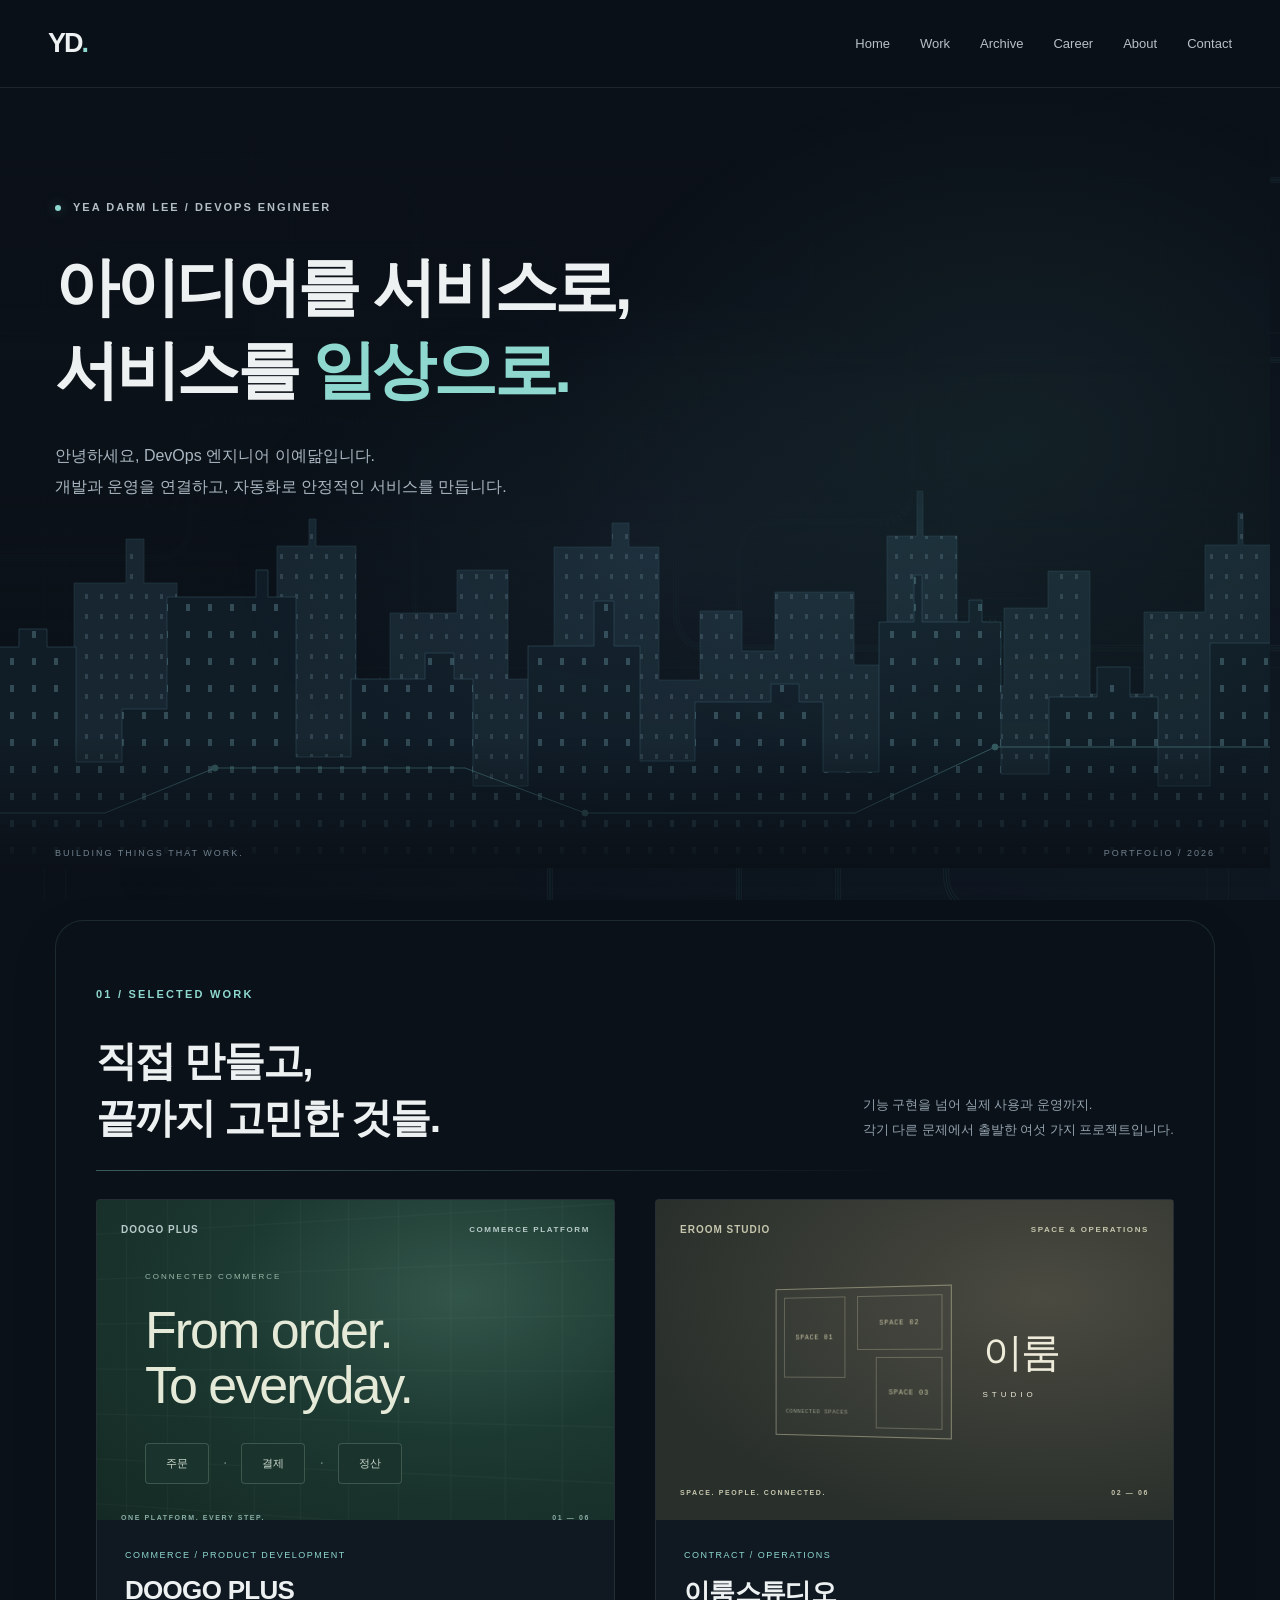
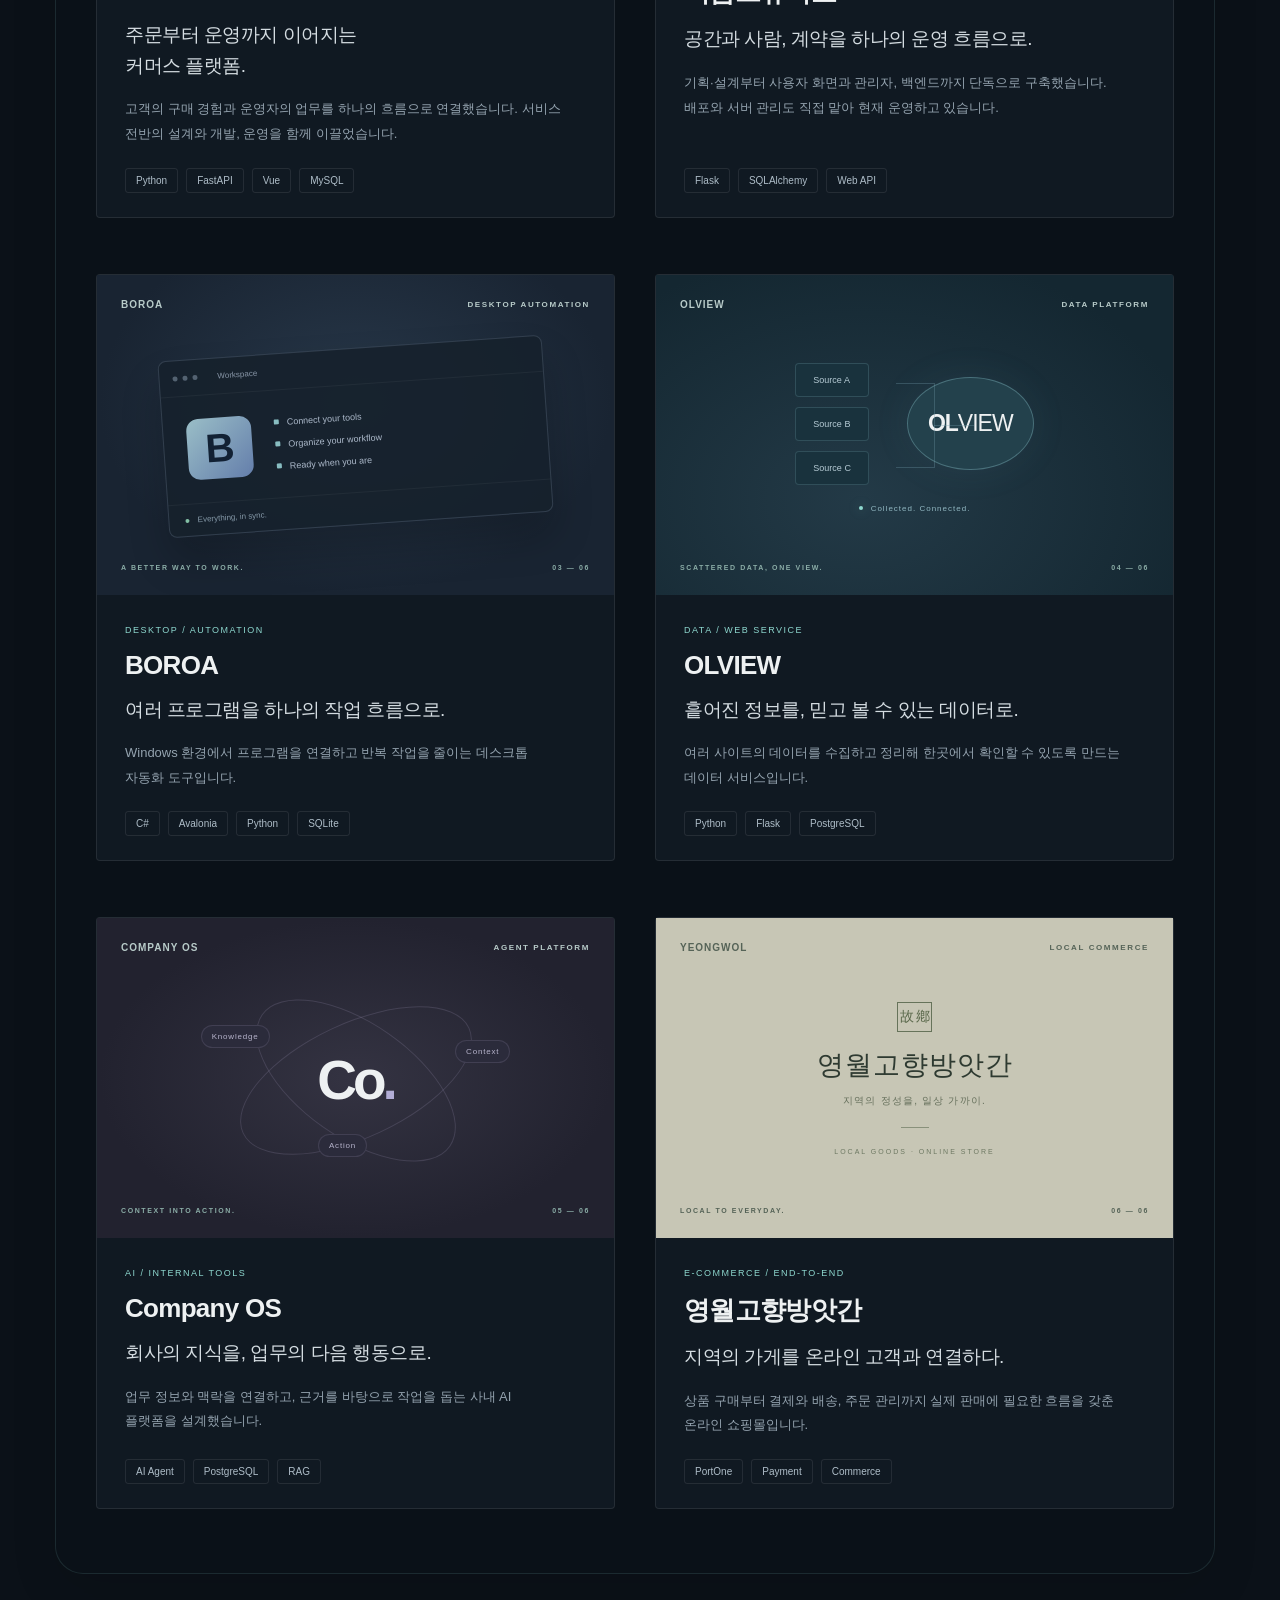
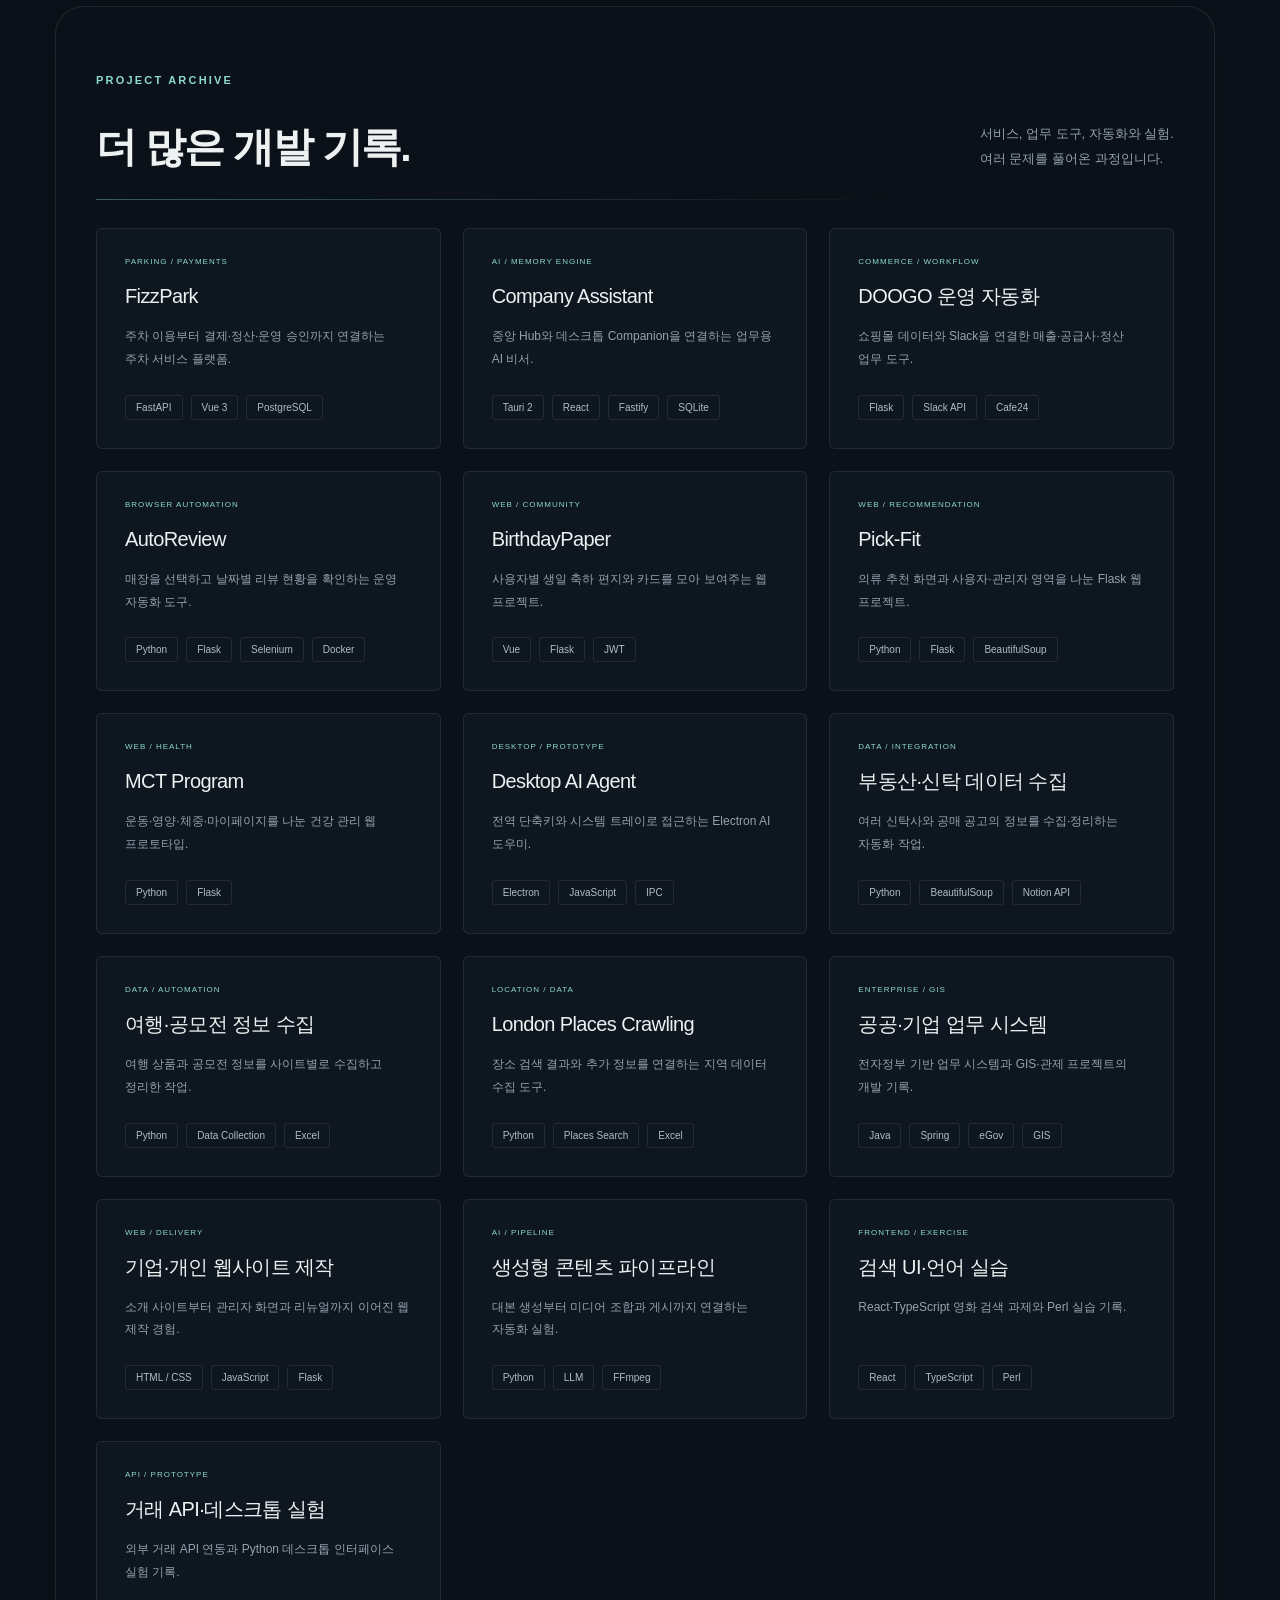
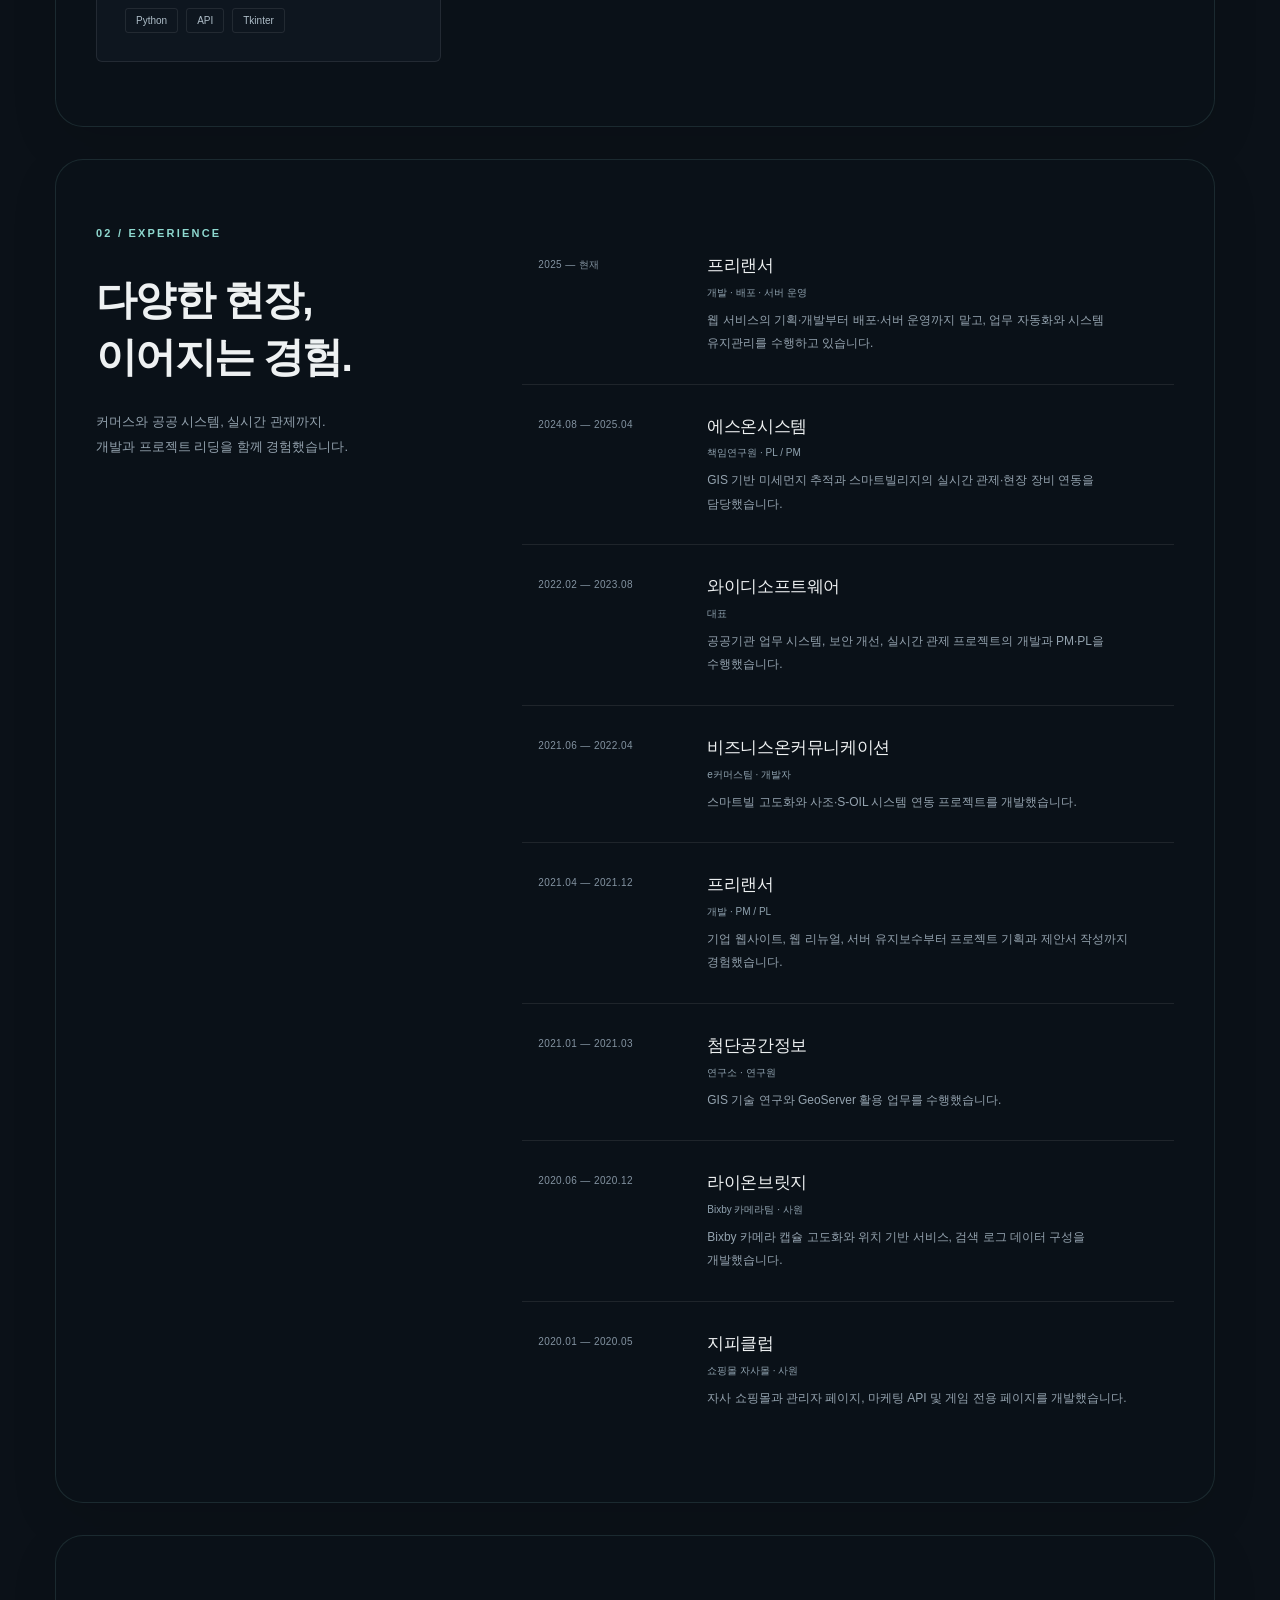
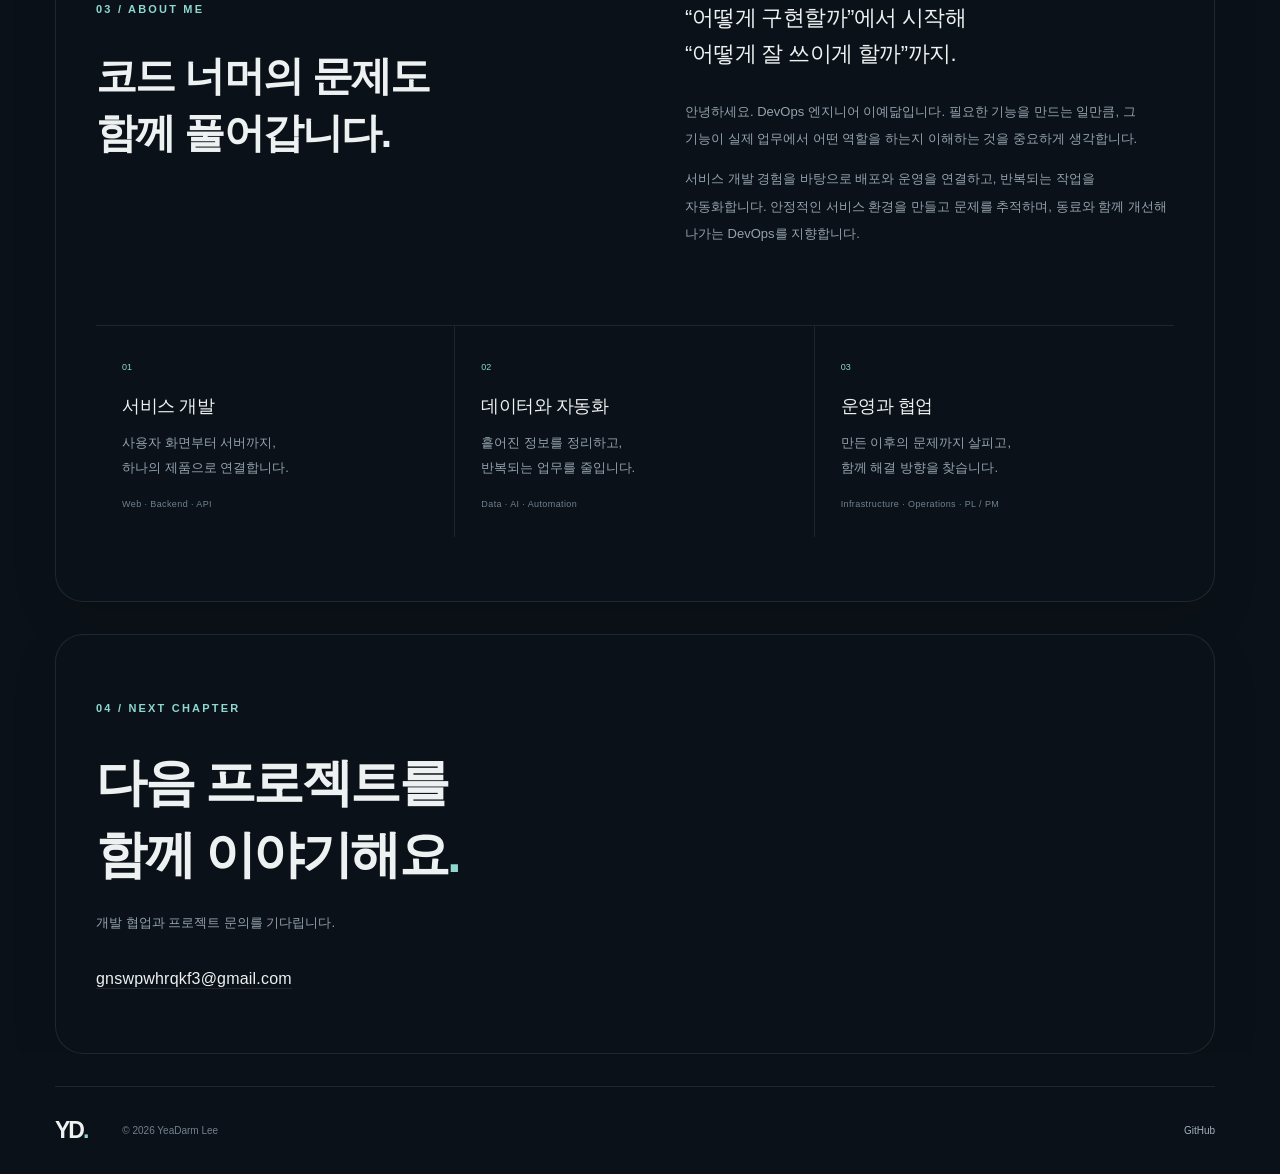
<file: index.html>
<!doctype html>
<html lang="ko">
<head>
  <meta charset="utf-8">
  <meta name="viewport" content="width=device-width, initial-scale=1">
  <meta name="theme-color" content="#0b1118">
  <title>이예닮 · DevOps Engineer</title>
  <meta name="description" content="제품의 시작부터 안정적인 운영까지. DevOps 엔지니어 이예닮의 프로젝트와 개발 경험을 소개합니다.">
  <meta property="og:title" content="이예닮 · DevOps Engineer">
  <meta property="og:description" content="아이디어를 서비스로, 서비스를 일상으로. 이예닮의 개발 포트폴리오.">
  <meta property="og:type" content="website">
  <meta property="og:locale" content="ko_KR">
  <link rel="icon" href="assets/img/favicon.svg" type="image/svg+xml">
  <link rel="stylesheet" href="assets/css/style.css">
  <script src="assets/js/main.js" defer></script>
</head>
<body>
  <a class="skip-link" href="#main">본문으로 바로가기</a>
  <header class="header">
    <a class="wordmark" href="#home" aria-label="이예닮 홈">YD<span class="accent">.</span></a>
    <nav aria-label="주요 메뉴">
      <a href="#home">Home</a><a href="#work">Work</a><a href="#archive">Archive</a><a href="#career">Career</a><a href="#about">About</a><a href="#contact">Contact</a>
    </nav>
  </header>
  <main id="main">
    <div class="signal-field" aria-hidden="true"><svg viewBox="0 0 1440 1000" preserveAspectRatio="xMidYMid slice" xmlns="http://www.w3.org/2000/svg"><defs><path id="ambient-route-0" d="M-100 180 H290 Q330 180 330 220 V310 Q330 350 370 350 H870 Q910 350 910 310 V240 Q910 200 950 200 H1540" pathLength="1000"/><path id="ambient-route-1" d="M-100 620 H180 Q220 620 220 580 V510 Q220 470 260 470 H720 Q760 470 760 510 V680 Q760 720 800 720 H1540" pathLength="1000"/><path id="ambient-route-2" d="M150-80 V160 Q150 200 190 200 H430 Q470 200 470 240 V810 Q470 850 510 850 H900 Q940 850 940 890 V1100" pathLength="1000"/><path id="ambient-route-3" d="M1300-80 V380 Q1300 420 1260 420 H1100 Q1060 420 1060 460 V970 Q1060 1010 1100 1010 H1540" pathLength="1000"/><path id="ambient-route-4" d="M-100 910 H90 Q130 910 130 870 V800 Q130 760 170 760 H580 Q620 760 620 800 V1100" pathLength="1000"/><path id="ambient-route-5" d="M690-80 V90 Q690 130 730 130 H980 Q1020 130 1020 170 V540 Q1020 580 980 580 H870 Q830 580 830 620 V1100" pathLength="1000"/><path id="ambient-route-6" d="M-100 380 H60 Q100 380 100 340 V310 Q100 270 140 270 H580 Q620 270 620 310 V360 Q620 400 660 400 H1540" pathLength="1000"/></defs><g class="underground-structure"><path d="M58 0V1000M82 0V1000M1350 0V1000M1374 0V1000M0 370H1440M0 742H1440"/><rect x="290" y="305" width="180" height="90" rx="12"/><rect x="990" y="665" width="180" height="110" rx="12"/><path d="M310 325h140v50H310zM1010 685h140v70h-140z"/></g><g class="signal-bundle"><g style="--travel:20s;--offset:-0s"><use class="tunnel-wall" href="#ambient-route-0"/><use class="tunnel-channel" href="#ambient-route-0"/><use class="signal-track" href="#ambient-route-0"/><use class="signal-pulse" href="#ambient-route-0"/></g><g style="--travel:23s;--offset:-4s"><use class="tunnel-wall" href="#ambient-route-1"/><use class="tunnel-channel" href="#ambient-route-1"/><use class="signal-track" href="#ambient-route-1"/><use class="signal-pulse" href="#ambient-route-1"/></g><g style="--travel:26s;--offset:-8s"><use class="tunnel-wall" href="#ambient-route-2"/><use class="tunnel-channel" href="#ambient-route-2"/><use class="signal-track" href="#ambient-route-2"/><use class="signal-pulse" href="#ambient-route-2"/></g><g style="--travel:29s;--offset:-12s"><use class="tunnel-wall" href="#ambient-route-3"/><use class="tunnel-channel" href="#ambient-route-3"/><use class="signal-track" href="#ambient-route-3"/><use class="signal-pulse" href="#ambient-route-3"/></g><g style="--travel:32s;--offset:-16s"><use class="tunnel-wall" href="#ambient-route-4"/><use class="tunnel-channel" href="#ambient-route-4"/><use class="signal-track" href="#ambient-route-4"/><use class="signal-pulse" href="#ambient-route-4"/></g><g style="--travel:35s;--offset:-20s"><use class="tunnel-wall" href="#ambient-route-5"/><use class="tunnel-channel" href="#ambient-route-5"/><use class="signal-track" href="#ambient-route-5"/><use class="signal-pulse" href="#ambient-route-5"/></g><g style="--travel:38s;--offset:-24s"><use class="tunnel-wall" href="#ambient-route-6"/><use class="tunnel-channel" href="#ambient-route-6"/><use class="signal-track" href="#ambient-route-6"/><use class="signal-pulse" href="#ambient-route-6"/></g></g><g class="underground-code"><text class="route-code" style="--code-delay:-0s"><textPath href="#ambient-route-0" startOffset="15%">await queue.consume();</textPath></text><text class="route-code" style="--code-delay:-3s"><textPath href="#ambient-route-1" startOffset="22%">const state = reconcile(event);</textPath></text><text class="route-code" style="--code-delay:-6s"><textPath href="#ambient-route-2" startOffset="29%">if (ready) deploy(service);</textPath></text><text class="route-code" style="--code-delay:-9s"><textPath href="#ambient-route-3" startOffset="36%">return memory.retrieve(query);</textPath></text><text class="route-code" style="--code-delay:-12s"><textPath href="#ambient-route-4" startOffset="43%">pipeline.validate(data);</textPath></text><text class="route-code" style="--code-delay:-15s"><textPath href="#ambient-route-5" startOffset="50%">await database.commit();</textPath></text><text class="route-code" style="--code-delay:-18s"><textPath href="#ambient-route-6" startOffset="57%">export async function run()</textPath></text><g class="code-chamber"><text x="315" y="332">{ runtime }</text><text x="315" y="353">status: <tspan>healthy</tspan></text><text x="315" y="374">await next_event();</text></g><g class="code-chamber"><text x="1010" y="695">function recover() {</text><text x="1020" y="718">return checkpoint;</text><text x="1010" y="741">}</text></g><g class="code-symbols"><text x="165" y="560">{ }</text><text x="1180" y="150">&lt;/&gt;</text><text x="590" y="930">[ async ]</text></g></g></svg></div>
    <section id="home" class="hero" aria-labelledby="hero-title">
      <div class="hero-content wrap">
        <p class="eyebrow"><span class="status-dot"></span> YEA DARM LEE / DEVOPS ENGINEER</p>
        <h1 id="hero-title">아이디어를 서비스로,<br>서비스를 <span>일상으로.</span></h1>
        <p class="hero-description">안녕하세요, DevOps 엔지니어 이예닮입니다.<br>개발과 운영을 연결하고,<br class="mobile-break"> 자동화로 안정적인 서비스를 만듭니다.</p>

      </div>
<div class="code-sky" aria-hidden="true"><pre style="--lane:0;--duration:28s;--delay:-4s"><code>async function build() {
  const idea = await discover();
  return ship(idea);
}</code></pre><pre style="--lane:1;--duration:30s;--delay:-9s"><code>class Workspace {
  connect(apps);
  arrange(layout);
  restore(session);
}</code></pre><pre style="--lane:2;--duration:32s;--delay:-14s"><code>SELECT knowledge, context
FROM memory
WHERE evidence IS NOT NULL;</code></pre><pre style="--lane:3;--duration:34s;--delay:-19s"><code>def process(event):
    data = normalize(event)
    validate(data)
    return publish(data)</code></pre><pre style="--lane:4;--duration:36s;--delay:-24s"><code>const service = {
  design: thoughtful,
  build: reliable,
  improve: always
};</code></pre><pre style="--lane:5;--duration:38s;--delay:-29s"><code>await pipeline.run({
  source: events,
  retries: 3,
  onSuccess: commit
});</code></pre><pre style="--lane:6;--duration:40s;--delay:-34s"><code>git switch next-idea
git add meaningful-work
git commit -m "build something"</code></pre><pre style="--lane:7;--duration:42s;--delay:-39s"><code>function nextChapter() {
  return curiosity
    .map(experiment)
    .then(create);
}</code></pre><pre style="--lane:0;--duration:28s;--delay:-21s"><code>async function build() {
  const idea = await discover();
  return ship(idea);
}</code></pre><pre style="--lane:1;--duration:30s;--delay:-26s"><code>class Workspace {
  connect(apps);
  arrange(layout);
  restore(session);
}</code></pre><pre style="--lane:2;--duration:32s;--delay:-31s"><code>SELECT knowledge, context
FROM memory
WHERE evidence IS NOT NULL;</code></pre><pre style="--lane:3;--duration:34s;--delay:-36s"><code>def process(event):
    data = normalize(event)
    validate(data)
    return publish(data)</code></pre><pre style="--lane:4;--duration:36s;--delay:-41s"><code>const service = {
  design: thoughtful,
  build: reliable,
  improve: always
};</code></pre><pre style="--lane:5;--duration:38s;--delay:-46s"><code>await pipeline.run({
  source: events,
  retries: 3,
  onSuccess: commit
});</code></pre><pre style="--lane:6;--duration:40s;--delay:-51s"><code>git switch next-idea
git add meaningful-work
git commit -m "build something"</code></pre><pre style="--lane:7;--duration:42s;--delay:-56s"><code>function nextChapter() {
  return curiosity
    .map(experiment)
    .then(create);
}</code></pre></div>
      <div class="city" aria-hidden="true">
        <svg viewBox="0 0 1440 460" preserveAspectRatio="xMidYMax slice" xmlns="http://www.w3.org/2000/svg">
          <defs>
            <linearGradient id="sky" x2="0" y2="1"><stop stop-color="#0b1118"/><stop offset="1" stop-color="#182c39"/></linearGradient>
            <linearGradient id="fade" x2="0" y2="1"><stop stop-color="#0b1118" stop-opacity="0"/><stop offset="1" stop-color="#0b1118"/></linearGradient>
            <pattern id="windows" width="22" height="27" patternUnits="userSpaceOnUse"><path d="M7 7h4v7H7z" fill="#88c5d0" opacity=".28"/><path d="M7 7h4v7H7z" fill="#cbd8b0" opacity=".13" transform="translate(22 27)"/></pattern>
            <pattern id="small-windows" width="15" height="20" patternUnits="userSpaceOnUse"><path d="M5 6h3v5H5z" fill="#96b4c2" opacity=".2"/></pattern>
          <g id="skyline-far" fill="#172630" stroke="#28404c" stroke-width=".5">
            <path d="M0 [base64]"/>
            <path fill="url(#small-windows)" stroke="none" d="M0 [base64]"/>
          </g><clipPath id="building-far-0"><rect x="0" y="0" width="65" height="460"/></clipPath><clipPath id="building-far-1"><rect x="65" y="0" width="94" height="460"/></clipPath><clipPath id="building-far-2"><rect x="159" y="0" width="103" height="460"/></clipPath><clipPath id="building-far-3"><rect x="262" y="0" width="45" height="460"/></clipPath><clipPath id="building-far-4"><rect x="307" y="0" width="55" height="460"/></clipPath><clipPath id="building-far-5"><rect x="362" y="0" width="79" height="460"/></clipPath><clipPath id="building-far-6"><rect x="441" y="0" width="34" height="460"/></clipPath><clipPath id="building-far-7"><rect x="475" y="0" width="118" height="460"/></clipPath><clipPath id="building-far-8"><rect x="593" y="0" width="72" height="460"/></clipPath><clipPath id="building-far-9"><rect x="665" y="0" width="111" height="460"/></clipPath><clipPath id="building-far-10"><rect x="776" y="0" width="112" height="460"/></clipPath><clipPath id="building-far-11"><rect x="888" y="0" width="128" height="460"/></clipPath><clipPath id="building-far-12"><rect x="1016" y="0" width="135" height="460"/></clipPath><clipPath id="building-far-13"><rect x="1151" y="0" width="114" height="460"/></clipPath><clipPath id="building-far-14"><rect x="1265" y="0" width="175" height="460"/></clipPath><g id="skyline-near" fill="#101c26" stroke="#31505c" stroke-width=".6">
            <path d="M0 [base64]"/>
            <path fill="url(#windows)" stroke="none" d="M0 [base64]"/>
          </g><clipPath id="building-near-0"><rect x="0" y="0" width="30" height="460"/></clipPath><clipPath id="building-near-1"><rect x="30" y="0" width="131" height="460"/></clipPath><clipPath id="building-near-2"><rect x="161" y="0" width="46" height="460"/></clipPath><clipPath id="building-near-3"><rect x="207" y="0" width="45" height="460"/></clipPath><clipPath id="building-near-4"><rect x="252" y="0" width="129" height="460"/></clipPath><clipPath id="building-near-5"><rect x="381" y="0" width="55" height="460"/></clipPath><clipPath id="building-near-6"><rect x="436" y="0" width="122" height="460"/></clipPath><clipPath id="building-near-7"><rect x="558" y="0" width="55" height="460"/></clipPath><clipPath id="building-near-8"><rect x="613" y="0" width="112" height="460"/></clipPath><clipPath id="building-near-9"><rect x="725" y="0" width="55" height="460"/></clipPath><clipPath id="building-near-10"><rect x="780" y="0" width="76" height="460"/></clipPath><clipPath id="building-near-11"><rect x="856" y="0" width="192" height="460"/></clipPath><clipPath id="building-near-12"><rect x="1048" y="0" width="108" height="460"/></clipPath><clipPath id="building-near-13"><rect x="1156" y="0" width="109" height="460"/></clipPath><clipPath id="building-near-14"><rect x="1265" y="0" width="175" height="460"/></clipPath></defs>

          <g class="city-far"><g clip-path="url(#building-far-0)"><g class="city-building" style="--build-delay:0ms"><use href="#skyline-far"/></g></g><g clip-path="url(#building-far-1)"><g class="city-building" style="--build-delay:65ms"><use href="#skyline-far"/></g></g><g clip-path="url(#building-far-2)"><g class="city-building" style="--build-delay:130ms"><use href="#skyline-far"/></g></g><g clip-path="url(#building-far-3)"><g class="city-building" style="--build-delay:195ms"><use href="#skyline-far"/></g></g><g clip-path="url(#building-far-4)"><g class="city-building" style="--build-delay:260ms"><use href="#skyline-far"/></g></g><g clip-path="url(#building-far-5)"><g class="city-building" style="--build-delay:325ms"><use href="#skyline-far"/></g></g><g clip-path="url(#building-far-6)"><g class="city-building" style="--build-delay:390ms"><use href="#skyline-far"/></g></g><g clip-path="url(#building-far-7)"><g class="city-building" style="--build-delay:455ms"><use href="#skyline-far"/></g></g><g clip-path="url(#building-far-8)"><g class="city-building" style="--build-delay:520ms"><use href="#skyline-far"/></g></g><g clip-path="url(#building-far-9)"><g class="city-building" style="--build-delay:585ms"><use href="#skyline-far"/></g></g><g clip-path="url(#building-far-10)"><g class="city-building" style="--build-delay:650ms"><use href="#skyline-far"/></g></g><g clip-path="url(#building-far-11)"><g class="city-building" style="--build-delay:715ms"><use href="#skyline-far"/></g></g><g clip-path="url(#building-far-12)"><g class="city-building" style="--build-delay:780ms"><use href="#skyline-far"/></g></g><g clip-path="url(#building-far-13)"><g class="city-building" style="--build-delay:845ms"><use href="#skyline-far"/></g></g><g clip-path="url(#building-far-14)"><g class="city-building" style="--build-delay:910ms"><use href="#skyline-far"/></g></g></g>
          <g class="city-near"><g clip-path="url(#building-near-0)"><g class="city-building" style="--build-delay:350ms"><use href="#skyline-near"/></g></g><g clip-path="url(#building-near-1)"><g class="city-building" style="--build-delay:415ms"><use href="#skyline-near"/></g></g><g clip-path="url(#building-near-2)"><g class="city-building" style="--build-delay:480ms"><use href="#skyline-near"/></g></g><g clip-path="url(#building-near-3)"><g class="city-building" style="--build-delay:545ms"><use href="#skyline-near"/></g></g><g clip-path="url(#building-near-4)"><g class="city-building" style="--build-delay:610ms"><use href="#skyline-near"/></g></g><g clip-path="url(#building-near-5)"><g class="city-building" style="--build-delay:675ms"><use href="#skyline-near"/></g></g><g clip-path="url(#building-near-6)"><g class="city-building" style="--build-delay:740ms"><use href="#skyline-near"/></g></g><g clip-path="url(#building-near-7)"><g class="city-building" style="--build-delay:805ms"><use href="#skyline-near"/></g></g><g clip-path="url(#building-near-8)"><g class="city-building" style="--build-delay:870ms"><use href="#skyline-near"/></g></g><g clip-path="url(#building-near-9)"><g class="city-building" style="--build-delay:935ms"><use href="#skyline-near"/></g></g><g clip-path="url(#building-near-10)"><g class="city-building" style="--build-delay:1000ms"><use href="#skyline-near"/></g></g><g clip-path="url(#building-near-11)"><g class="city-building" style="--build-delay:1065ms"><use href="#skyline-near"/></g></g><g clip-path="url(#building-near-12)"><g class="city-building" style="--build-delay:1130ms"><use href="#skyline-near"/></g></g><g clip-path="url(#building-near-13)"><g class="city-building" style="--build-delay:1195ms"><use href="#skyline-near"/></g></g><g clip-path="url(#building-near-14)"><g class="city-building" style="--build-delay:1260ms"><use href="#skyline-near"/></g></g></g>
          <g class="city-network" fill="none" stroke="#78c9c6" opacity=".38"><path d="M0 405h190l110-45h250l120 45h270l140-66h360"/><path class="city-signal" d="M0 405h190l110-45h250l120 45h270l140-66h360"/><circle cx="300" cy="360" r="3" fill="#78c9c6"/><circle cx="670" cy="405" r="3" fill="#78c9c6"/><circle cx="1080" cy="339" r="3" fill="#78c9c6"/></g>
          <path fill="url(#fade)" d="M0 330h1440v130H0z"/>
        </svg>
      </div>
      <div class="hero-bottom wrap"><span>BUILDING THINGS THAT WORK.</span><span>PORTFOLIO / 2026</span></div>
    </section>

    <section id="work" class="work section wrap" aria-labelledby="work-title">
      <div class="section-heading"><div><p class="eyebrow">01 / SELECTED WORK</p><h2 id="work-title">직접 만들고,<br>끝까지 고민한 것들.</h2></div><p>기능 구현을 넘어 실제 사용과 운영까지.<br>각기 다른 문제에서 출발한 여섯 가지 프로젝트입니다.</p></div>
      <div class="project-grid">
      <article class="project">
        <div class="project-visual commerce" aria-hidden="true"><div class="visual-top"><span>DOOGO PLUS</span><span>COMMERCE PLATFORM</span></div><div class="commerce-center"><span class="mini-label">CONNECTED COMMERCE</span><strong>From order.<br>To everyday.</strong><div class="flow"><span>주문</span><i>·</i><span>결제</span><i>·</i><span>정산</span></div></div><div class="visual-bottom"><span>ONE PLATFORM. EVERY STEP.</span><span>01 — 06</span></div></div>
        <div class="project-body"><p class="project-category">COMMERCE / PRODUCT DEVELOPMENT</p><h3><button class="project-trigger" type="button" data-project="doogo" aria-haspopup="dialog" aria-controls="project-dialog" aria-label="DOOGO PLUS 프로젝트 상세 보기">DOOGO PLUS</button></h3><p class="project-summary">주문부터 운영까지 이어지는<br>커머스 플랫폼.</p><p>고객의 구매 경험과 운영자의 업무를 하나의 흐름으로 연결했습니다. 서비스 전반의 설계와 개발, 운영을 함께 이끌었습니다.</p><ul class="tags" aria-label="주요 기술"><li>Python</li><li>FastAPI</li><li>Vue</li><li>MySQL</li></ul></div>
      </article>
      <article class="project">
        <div class="project-visual eroom" aria-hidden="true">
          <div class="visual-top"><span>EROOM STUDIO</span><span>SPACE & OPERATIONS</span></div>
          <div class="eroom-art"><div class="floorplan"><span class="plan-room room-one">SPACE 01</span><span class="plan-room room-two">SPACE 02</span><span class="plan-room room-three">SPACE 03</span><span class="plan-hall">CONNECTED SPACES</span></div><div class="eroom-wordmark">이룸<span>STUDIO</span></div></div>
          <div class="visual-bottom"><span>SPACE. PEOPLE. CONNECTED.</span><span>02 — 06</span></div>
        </div>
        <div class="project-body"><p class="project-category">CONTRACT / OPERATIONS</p><h3><button class="project-trigger" type="button" data-project="eroom" aria-haspopup="dialog" aria-controls="project-dialog" aria-label="이룸스튜디오 프로젝트 상세 보기">이룸스튜디오</button></h3><p class="project-summary">공간과 사람, 계약을 하나의 운영 흐름으로.</p><p>기획·설계부터 사용자 화면과 관리자, 백엔드까지 단독으로 구축했습니다. 배포와 서버 관리도 직접 맡아 현재 운영하고 있습니다.</p><ul class="tags" aria-label="주요 기술"><li>Flask</li><li>SQLAlchemy</li><li>Web API</li></ul></div>
      </article>
        <article class="project"><div class="project-visual desktop" aria-hidden="true"><div class="visual-top"><span>BOROA</span><span>DESKTOP AUTOMATION</span></div><div class="desktop-window"><div class="window-bar"><i></i><i></i><i></i><span>Workspace</span></div><div class="desktop-content"><div class="app-symbol">B</div><div class="task-lines"><span><i></i> Connect your tools</span><span><i></i> Organize your workflow</span><span><i></i> Ready when you are</span></div></div><div class="window-status"><i></i> Everything, in sync.</div></div><div class="visual-bottom"><span>A BETTER WAY TO WORK.</span><span>03 — 06</span></div></div><div class="project-body"><p class="project-category">DESKTOP / AUTOMATION</p><h3><button class="project-trigger" type="button" data-project="boroa" aria-haspopup="dialog" aria-controls="project-dialog" aria-label="BOROA 프로젝트 상세 보기">BOROA</button></h3><p class="project-summary">여러 프로그램을 하나의 작업 흐름으로.</p><p>Windows 환경에서 프로그램을 연결하고 반복 작업을 줄이는 데스크톱 자동화 도구입니다.</p><ul class="tags" aria-label="주요 기술"><li>C#</li><li>Avalonia</li><li>Python</li><li>SQLite</li></ul></div></article>
        <article class="project"><div class="project-visual data" aria-hidden="true"><div class="visual-top"><span>OLVIEW</span><span>DATA PLATFORM</span></div><div class="data-art"><div class="data-sources"><span>Source A</span><span>Source B</span><span>Source C</span></div><div class="data-path"></div><div class="data-core">OL<span>VIEW</span></div><div class="data-output"><span class="status-dot"></span> Collected. Connected.</div></div><div class="visual-bottom"><span>SCATTERED DATA, ONE VIEW.</span><span>04 — 06</span></div></div><div class="project-body"><p class="project-category">DATA / WEB SERVICE</p><h3><button class="project-trigger" type="button" data-project="olview" aria-haspopup="dialog" aria-controls="project-dialog" aria-label="OLVIEW 프로젝트 상세 보기">OLVIEW</button></h3><p class="project-summary">흩어진 정보를, 믿고 볼 수 있는 데이터로.</p><p>여러 사이트의 데이터를 수집하고 정리해 한곳에서 확인할 수 있도록 만드는 데이터 서비스입니다.</p><ul class="tags" aria-label="주요 기술"><li>Python</li><li>Flask</li><li>PostgreSQL</li></ul></div></article>
        <article class="project"><div class="project-visual company" aria-hidden="true"><div class="visual-top"><span>COMPANY OS</span><span>AGENT PLATFORM</span></div><div class="company-art"><div class="orbit orbit-one"></div><div class="orbit orbit-two"></div><span class="orbit-label label-one">Knowledge</span><span class="orbit-label label-two">Context</span><span class="orbit-label label-three">Action</span><div class="company-core">Co<span>.</span></div></div><div class="visual-bottom"><span>CONTEXT INTO ACTION.</span><span>05 — 06</span></div></div><div class="project-body"><p class="project-category">AI / INTERNAL TOOLS</p><h3><button class="project-trigger" type="button" data-project="company" aria-haspopup="dialog" aria-controls="project-dialog" aria-label="Company OS 프로젝트 상세 보기">Company OS</button></h3><p class="project-summary">회사의 지식을, 업무의 다음 행동으로.</p><p>업무 정보와 맥락을 연결하고, 근거를 바탕으로 작업을 돕는 사내 AI 플랫폼을 설계했습니다.</p><ul class="tags" aria-label="주요 기술"><li>AI Agent</li><li>PostgreSQL</li><li>RAG</li></ul></div></article>
        <article class="project"><div class="project-visual mill" aria-hidden="true"><div class="visual-top"><span>YEONGWOL</span><span>LOCAL COMMERCE</span></div><div class="mill-art"><span class="mill-stamp">故鄕</span><strong>영월고향방앗간</strong><span class="mill-sub">지역의 정성을, 일상 가까이.</span><div class="mill-line"></div><span class="mini-label">LOCAL GOODS · ONLINE STORE</span></div><div class="visual-bottom"><span>LOCAL TO EVERYDAY.</span><span>06 — 06</span></div></div><div class="project-body"><p class="project-category">E-COMMERCE / END-TO-END</p><h3><button class="project-trigger" type="button" data-project="mill" aria-haspopup="dialog" aria-controls="project-dialog" aria-label="영월고향방앗간 프로젝트 상세 보기">영월고향방앗간</button></h3><p class="project-summary">지역의 가게를 온라인 고객과 연결하다.</p><p>상품 구매부터 결제와 배송, 주문 관리까지 실제 판매에 필요한 흐름을 갖춘 온라인 쇼핑몰입니다.</p><ul class="tags" aria-label="주요 기술"><li>PortOne</li><li>Payment</li><li>Commerce</li></ul></div></article>
      </div>
    </section>

    <section id="archive" class="archive section wrap" aria-labelledby="archive-title"><div class="section-heading"><div><p class="eyebrow">PROJECT ARCHIVE</p><h2 id="archive-title">더 많은 개발 기록.</h2></div><p>서비스, 업무 도구, 자동화와 실험.<br>여러 문제를 풀어온 과정입니다.</p></div><div class="archive-grid"><article class="archive-item"><p class="project-category">PARKING / PAYMENTS</p><h3><button type="button" class="archive-trigger" data-project="archive-fizzpark" aria-haspopup="dialog" aria-controls="project-dialog" aria-label="FizzPark 프로젝트 상세 보기">FizzPark</button></h3><p>주차 이용부터 결제·정산·운영 승인까지 연결하는 주차 서비스 플랫폼.</p><ul class="tags"><li>FastAPI</li><li>Vue 3</li><li>PostgreSQL</li></ul></article>
<article class="archive-item"><p class="project-category">AI / MEMORY ENGINE</p><h3><button type="button" class="archive-trigger" data-project="archive-assistant" aria-haspopup="dialog" aria-controls="project-dialog" aria-label="Company Assistant 프로젝트 상세 보기">Company Assistant</button></h3><p>중앙 Hub와 데스크톱 Companion을 연결하는 업무용 AI 비서.</p><ul class="tags"><li>Tauri 2</li><li>React</li><li>Fastify</li><li>SQLite</li></ul></article>
<article class="archive-item"><p class="project-category">COMMERCE / WORKFLOW</p><h3><button type="button" class="archive-trigger" data-project="archive-doogo-ops" aria-haspopup="dialog" aria-controls="project-dialog" aria-label="DOOGO 운영 자동화 프로젝트 상세 보기">DOOGO 운영 자동화</button></h3><p>쇼핑몰 데이터와 Slack을 연결한 매출·공급사·정산 업무 도구.</p><ul class="tags"><li>Flask</li><li>Slack API</li><li>Cafe24</li></ul></article>
<article class="archive-item"><p class="project-category">BROWSER AUTOMATION</p><h3><button type="button" class="archive-trigger" data-project="archive-autoreview" aria-haspopup="dialog" aria-controls="project-dialog" aria-label="AutoReview 프로젝트 상세 보기">AutoReview</button></h3><p>매장을 선택하고 날짜별 리뷰 현황을 확인하는 운영 자동화 도구.</p><ul class="tags"><li>Python</li><li>Flask</li><li>Selenium</li><li>Docker</li></ul></article>

<article class="archive-item"><p class="project-category">WEB / COMMUNITY</p><h3><button type="button" class="archive-trigger" data-project="archive-birthday" aria-haspopup="dialog" aria-controls="project-dialog" aria-label="BirthdayPaper 프로젝트 상세 보기">BirthdayPaper</button></h3><p>사용자별 생일 축하 편지와 카드를 모아 보여주는 웹 프로젝트.</p><ul class="tags"><li>Vue</li><li>Flask</li><li>JWT</li></ul></article>
<article class="archive-item"><p class="project-category">WEB / RECOMMENDATION</p><h3><button type="button" class="archive-trigger" data-project="archive-pickfit" aria-haspopup="dialog" aria-controls="project-dialog" aria-label="Pick-Fit 프로젝트 상세 보기">Pick-Fit</button></h3><p>의류 추천 화면과 사용자·관리자 영역을 나눈 Flask 웹 프로젝트.</p><ul class="tags"><li>Python</li><li>Flask</li><li>BeautifulSoup</li></ul></article>
<article class="archive-item"><p class="project-category">WEB / HEALTH</p><h3><button type="button" class="archive-trigger" data-project="archive-mct" aria-haspopup="dialog" aria-controls="project-dialog" aria-label="MCT Program 프로젝트 상세 보기">MCT Program</button></h3><p>운동·영양·체중·마이페이지를 나눈 건강 관리 웹 프로토타입.</p><ul class="tags"><li>Python</li><li>Flask</li></ul></article>
<article class="archive-item"><p class="project-category">DESKTOP / PROTOTYPE</p><h3><button type="button" class="archive-trigger" data-project="archive-desktop-agent" aria-haspopup="dialog" aria-controls="project-dialog" aria-label="Desktop AI Agent 프로젝트 상세 보기">Desktop AI Agent</button></h3><p>전역 단축키와 시스템 트레이로 접근하는 Electron AI 도우미.</p><ul class="tags"><li>Electron</li><li>JavaScript</li><li>IPC</li></ul></article>
<article class="archive-item"><p class="project-category">DATA / INTEGRATION</p><h3><button type="button" class="archive-trigger" data-project="archive-property-data" aria-haspopup="dialog" aria-controls="project-dialog" aria-label="부동산·신탁 데이터 수집 프로젝트 상세 보기">부동산·신탁 데이터 수집</button></h3><p>여러 신탁사와 공매 공고의 정보를 수집·정리하는 자동화 작업.</p><ul class="tags"><li>Python</li><li>BeautifulSoup</li><li>Notion API</li></ul></article>
<article class="archive-item"><p class="project-category">DATA / AUTOMATION</p><h3><button type="button" class="archive-trigger" data-project="archive-travel-contest" aria-haspopup="dialog" aria-controls="project-dialog" aria-label="여행·공모전 정보 수집 프로젝트 상세 보기">여행·공모전 정보 수집</button></h3><p>여행 상품과 공모전 정보를 사이트별로 수집하고 정리한 작업.</p><ul class="tags"><li>Python</li><li>Data Collection</li><li>Excel</li></ul></article>
<article class="archive-item"><p class="project-category">LOCATION / DATA</p><h3><button type="button" class="archive-trigger" data-project="archive-london" aria-haspopup="dialog" aria-controls="project-dialog" aria-label="London Places Crawling 프로젝트 상세 보기">London Places Crawling</button></h3><p>장소 검색 결과와 추가 정보를 연결하는 지역 데이터 수집 도구.</p><ul class="tags"><li>Python</li><li>Places Search</li><li>Excel</li></ul></article>
<article class="archive-item"><p class="project-category">ENTERPRISE / GIS</p><h3><button type="button" class="archive-trigger" data-project="archive-public-systems" aria-haspopup="dialog" aria-controls="project-dialog" aria-label="공공·기업 업무 시스템 프로젝트 상세 보기">공공·기업 업무 시스템</button></h3><p>전자정부 기반 업무 시스템과 GIS·관제 프로젝트의 개발 기록.</p><ul class="tags"><li>Java</li><li>Spring</li><li>eGov</li><li>GIS</li></ul></article>
<article class="archive-item"><p class="project-category">WEB / DELIVERY</p><h3><button type="button" class="archive-trigger" data-project="archive-web-builds" aria-haspopup="dialog" aria-controls="project-dialog" aria-label="기업·개인 웹사이트 제작 프로젝트 상세 보기">기업·개인 웹사이트 제작</button></h3><p>소개 사이트부터 관리자 화면과 리뉴얼까지 이어진 웹 제작 경험.</p><ul class="tags"><li>HTML / CSS</li><li>JavaScript</li><li>Flask</li></ul></article>
<article class="archive-item"><p class="project-category">AI / PIPELINE</p><h3><button type="button" class="archive-trigger" data-project="archive-content-pipeline" aria-haspopup="dialog" aria-controls="project-dialog" aria-label="생성형 콘텐츠 파이프라인 프로젝트 상세 보기">생성형 콘텐츠 파이프라인</button></h3><p>대본 생성부터 미디어 조합과 게시까지 연결하는 자동화 실험.</p><ul class="tags"><li>Python</li><li>LLM</li><li>FFmpeg</li></ul></article>
<article class="archive-item"><p class="project-category">FRONTEND / EXERCISE</p><h3><button type="button" class="archive-trigger" data-project="archive-frontend-lab" aria-haspopup="dialog" aria-controls="project-dialog" aria-label="검색 UI·언어 실습 프로젝트 상세 보기">검색 UI·언어 실습</button></h3><p>React·TypeScript 영화 검색 과제와 Perl 실습 기록.</p><ul class="tags"><li>React</li><li>TypeScript</li><li>Perl</li></ul></article>
<article class="archive-item"><p class="project-category">API / PROTOTYPE</p><h3><button type="button" class="archive-trigger" data-project="archive-api-lab" aria-haspopup="dialog" aria-controls="project-dialog" aria-label="거래 API·데스크톱 실험 프로젝트 상세 보기">거래 API·데스크톱 실험</button></h3><p>외부 거래 API 연동과 Python 데스크톱 인터페이스 실험 기록.</p><ul class="tags"><li>Python</li><li>API</li><li>Tkinter</li></ul></article></div></section>

    <section id="career" class="career section" aria-labelledby="career-title"><div class="wrap career-layout"><div class="career-intro"><p class="eyebrow">02 / EXPERIENCE</p><h2 id="career-title">다양한 현장,<br>이어지는 경험.</h2><p>커머스와 공공 시스템, 실시간 관제까지.<br>개발과 프로젝트 리딩을 함께 경험했습니다.</p></div><div class="career-list">
      <article class="career-item"><p class="career-date">2025 — 현재</p><div><h3><button class="career-trigger" type="button" data-project="career-independent" aria-haspopup="dialog" aria-controls="project-dialog" aria-label="2025년 이후 프리랜서 경력 상세 보기">프리랜서</button><span>개발 · 배포 · 서버 운영</span></h3><p>웹 서비스의 기획·개발부터 배포·서버 운영까지 맡고, 업무 자동화와 시스템 유지관리를 수행하고 있습니다.</p></div></article>
      <article class="career-item"><p class="career-date">2024.08 — 2025.04</p><div><h3><button class="career-trigger" type="button" data-project="career-son" aria-haspopup="dialog" aria-controls="project-dialog" aria-label="에스온시스템 경력 상세 보기">에스온시스템</button><span>책임연구원 · PL / PM</span></h3><p>GIS 기반 미세먼지 추적과 스마트빌리지의 실시간 관제·현장 장비 연동을 담당했습니다.</p></div></article>
      <article class="career-item"><p class="career-date">2022.02 — 2023.08</p><div><h3><button class="career-trigger" type="button" data-project="career-ydsoft" aria-haspopup="dialog" aria-controls="project-dialog" aria-label="와이디소프트웨어 경력 상세 보기">와이디소프트웨어</button><span>대표</span></h3><p>공공기관 업무 시스템, 보안 개선, 실시간 관제 프로젝트의 개발과 PM·PL을 수행했습니다.</p></div></article>
      <article class="career-item"><p class="career-date">2021.06 — 2022.04</p><div><h3><button class="career-trigger" type="button" data-project="career-businesson" aria-haspopup="dialog" aria-controls="project-dialog" aria-label="비즈니스온커뮤니케이션 경력 상세 보기">비즈니스온커뮤니케이션</button><span>e커머스팀 · 개발자</span></h3><p>스마트빌 고도화와 사조·S-OIL 시스템 연동 프로젝트를 개발했습니다.</p></div></article>
      <article class="career-item"><p class="career-date">2021.04 — 2021.12</p><div><h3><button class="career-trigger" type="button" data-project="career-freelance" aria-haspopup="dialog" aria-controls="project-dialog" aria-label="프리랜서 경력 상세 보기">프리랜서</button><span>개발 · PM / PL</span></h3><p>기업 웹사이트, 웹 리뉴얼, 서버 유지보수부터 프로젝트 기획과 제안서 작성까지 경험했습니다.</p></div></article>
      <article class="career-item"><p class="career-date">2021.01 — 2021.03</p><div><h3><button class="career-trigger" type="button" data-project="career-spatial" aria-haspopup="dialog" aria-controls="project-dialog" aria-label="첨단공간정보 경력 상세 보기">첨단공간정보</button><span>연구소 · 연구원</span></h3><p>GIS 기술 연구와 GeoServer 활용 업무를 수행했습니다.</p></div></article>
      <article class="career-item"><p class="career-date">2020.06 — 2020.12</p><div><h3><button class="career-trigger" type="button" data-project="career-lionbridge" aria-haspopup="dialog" aria-controls="project-dialog" aria-label="라이온브릿지 경력 상세 보기">라이온브릿지</button><span>Bixby 카메라팀 · 사원</span></h3><p>Bixby 카메라 캡슐 고도화와 위치 기반 서비스, 검색 로그 데이터 구성을 개발했습니다.</p></div></article>
      <article class="career-item"><p class="career-date">2020.01 — 2020.05</p><div><h3><button class="career-trigger" type="button" data-project="career-gpclub" aria-haspopup="dialog" aria-controls="project-dialog" aria-label="지피클럽 경력 상세 보기">지피클럽</button><span>쇼핑몰 자사몰 · 사원</span></h3><p>자사 쇼핑몰과 관리자 페이지, 마케팅 API 및 게임 전용 페이지를 개발했습니다.</p></div></article>
    </div></div></section>

    <section id="about" class="about section wrap" aria-labelledby="about-title"><div class="about-layout"><div><p class="eyebrow">03 / ABOUT ME</p><h2 id="about-title">코드 너머의 문제도<br>함께 풀어갑니다.</h2></div><div class="about-copy"><p class="about-lead">“어떻게 구현할까”에서 시작해<br>“어떻게 잘 쓰이게 할까”까지.</p><p>안녕하세요. DevOps 엔지니어 이예닮입니다. 필요한 기능을 만드는 일만큼, 그 기능이 실제 업무에서 어떤 역할을 하는지 이해하는 것을 중요하게 생각합니다.</p><p>서비스 개발 경험을 바탕으로 배포와 운영을 연결하고, 반복되는 작업을 자동화합니다. 안정적인 서비스 환경을 만들고 문제를 추적하며, 동료와 함께 개선해 나가는 DevOps를 지향합니다.</p></div></div><div class="capabilities"><article><span>01</span><h3>서비스 개발</h3><p>사용자 화면부터 서버까지,<br>하나의 제품으로 연결합니다.</p><small>Web · Backend · API</small></article><article><span>02</span><h3>데이터와 자동화</h3><p>흩어진 정보를 정리하고,<br>반복되는 업무를 줄입니다.</p><small>Data · AI · Automation</small></article><article><span>03</span><h3>운영과 협업</h3><p>만든 이후의 문제까지 살피고,<br>함께 해결 방향을 찾습니다.</p><small>Infrastructure · Operations · PL / PM</small></article></div></section>

    <section id="contact" class="contact section" aria-labelledby="contact-title"><div class="wrap"><p class="eyebrow">04 / NEXT CHAPTER</p><div class="contact-row"><div><h2 id="contact-title">다음 프로젝트를<br>함께 이야기해요<span class="accent">.</span></h2><p>개발 협업과 프로젝트 문의를 기다립니다.</p></div></div><button type="button" class="email-link" aria-label="이메일 주소 복사">gnswpwhrqkf3@gmail.com</button></div></section>
  </main>
  <div class="copy-toast" role="status" aria-live="polite" aria-atomic="true"></div>
  <footer class="footer wrap"><a class="wordmark" href="#home" aria-label="맨 위로">YD<span class="accent">.</span></a><span>© 2026 YeaDarm Lee</span><a href="https://github.com/YeaDarmLee" target="_blank" rel="noopener noreferrer">GitHub<span class="sr-only"> (새 탭)</span></a></footer>

  <dialog id="project-dialog" class="project-dialog" aria-labelledby="dialog-title">
    <header class="dialog-header">
      <div><p class="eyebrow">DETAILS</p><h2 id="dialog-title"></h2></div>
      <button type="button" class="dialog-close" aria-label="프로젝트 상세 닫기" autofocus>×</button>
    </header>
    <div class="dialog-scroll" tabindex="0" aria-label="프로젝트 상세 내용">
      <div id="dialog-content"></div>
    </div>
  </dialog>

  <template id="project-doogo">
    <p class="dialog-lead">주문·결제·정산·고객 응대를 연결하는 B2B2C 커머스 플랫폼</p>
    <dl class="project-facts"><div><dt>역할</dt><dd>서비스 전반의 설계·개발 리딩 및 운영 의사결정</dd></div><div><dt>상태</dt><dd>프로젝트 중단 · 현재 제공되는 서비스 URL 없음</dd></div><div><dt>주요 영역</dt><dd>제품 설계 / 풀스택 개발 / 커머스 연동 / 인프라 운영</dd></div></dl>
    <section class="dialog-section"><h3>프로젝트 개요</h3><p>고객의 구매 경험과 운영자의 주문 처리 업무를 하나의 플랫폼에서 다루는 커머스 프로젝트입니다. 화면이나 개별 API 구현에 그치지 않고, 외부 쇼핑몰 데이터 수집부터 주문·결제·정산·클레임 처리, 고객 응대와 배포 운영까지 서비스 전반을 다뤘습니다.</p></section>
    <section class="dialog-section"><h3>제품 및 시스템 설계</h3><ul><li><strong>서비스 전체 구조:</strong> 백엔드와 프론트엔드의 역할을 나누고, 여러 서비스가 연결되는 구조와 데이터 흐름을 설계했습니다.</li><li><strong>커머스 업무 흐름:</strong> 주문 생성, 결제 처리, 정산, 취소·반품 등 클레임을 이어지는 업무로 보고 기능과 처리 흐름을 구성했습니다.</li><li><strong>운영 관점의 의사결정:</strong> 개발 범위와 운영 요구사항을 함께 검토하고, 외부 업체와의 커뮤니케이션 및 QA 과정에 참여했습니다.</li></ul></section>
    <section class="dialog-section"><h3>주요 구현 내용</h3><ul><li><strong>백엔드:</strong> Python 3.12와 FastAPI를 기반으로 API를 개발하고, SQLAlchemy Async와 MySQL 8을 사용한 데이터 처리를 구성했습니다.</li><li><strong>프론트엔드:</strong> Vue 3를 기반으로 사용자 및 운영 화면을 개발하고, Pinia와 Vue Query를 활용해 화면 상태와 서버 데이터를 관리했습니다.</li><li><strong>외부 쇼핑몰 연동:</strong> Cafe24 데이터를 수집하고 서비스 내부에서 사용할 수 있는 형태로 정규화했습니다.</li><li><strong>결제 연동:</strong> Toss Payments의 Multi-MID, BrandPay, Billing을 다루며 주문과 결제 기능을 연결했습니다.</li><li><strong>비동기 처리:</strong> Redis Streams 및 Redis 워커 구조를 활용해 서비스의 백그라운드 작업을 처리하도록 구성했습니다.</li><li><strong>고객 응대:</strong> 1:1 CS 채팅 기능을 개발해 구매 이후의 문의 대응 흐름을 연결했습니다.</li></ul></section>
    <section class="dialog-section"><h3>배포와 운영</h3><p>EC2, CloudFront, CodeBuild를 활용한 서비스 배포와 운영을 담당했습니다. 기능 개발 이후에도 QA, 외부 연동 이슈 대응, 운영 요구사항 검토에 참여하며 제품 전체를 유지하고 개선하는 역할을 수행했습니다.</p></section>
    <section class="dialog-section"><h3>사용 기술</h3><ul class="tags"><li>Python 3.12</li><li>FastAPI</li><li>SQLAlchemy Async</li><li>MySQL 8</li><li>Redis Streams</li><li>Vue 3</li><li>Pinia</li><li>Vue Query</li><li>Toss Payments</li><li>EC2</li><li>CloudFront</li><li>CodeBuild</li></ul></section>
  </template>

  <template id="project-boroa">
    <p class="dialog-lead">Windows의 여러 프로그램을 연결하고 작업 흐름을 관리하는 데스크톱 자동화 도구</p>
    <a class="project-service" href="https://boroa.co.kr/" target="_blank" rel="noopener noreferrer"><span>웹사이트<small>https://boroa.co.kr/</small></span><span class="sr-only">새 탭에서 열기</span></a>
    <dl class="project-facts"><div><dt>역할</dt><dd>데스크톱 앱·웹 포털 개발 및 자동화 안정성 개선</dd></div><div><dt>주요 영역</dt><dd>데스크톱 자동화 / 프로그램 제어 / 인증 / 구독·라이선스</dd></div></dl>
    <section class="dialog-section"><h3>프로젝트 개요</h3><p>Windows에서 실행되는 프로그램을 찾고 연결해 하나의 작업 흐름으로 관리하는 프로젝트입니다. 데스크톱 앱뿐 아니라 사용자 인증, 구독과 라이선스 관리가 연결되는 웹 포털도 함께 구성했습니다. 프로그램을 실행하는 것에 더해, 실행된 대상을 정확히 식별하고 작업 상태를 유지하는 문제에 집중했습니다.</p></section>
    <section class="dialog-section"><h3>데스크톱 앱과 프로그램 연결</h3><ul><li><strong>Windows 데스크톱 앱:</strong> Avalonia를 사용해 데스크톱 인터페이스와 작업 제어 기능을 개발했습니다.</li><li><strong>프로그램 자동 탐색:</strong> Windows 앱을 탐색하고, PID·실행 파일·창 제목을 바탕으로 제어할 대상을 식별하도록 구성했습니다.</li><li><strong>세션 관리:</strong> 일관된 세션 식별 방식과 SQLite 레지스트리를 활용해 연결 대상을 관리했습니다.</li><li><strong>브라우저 연결:</strong> Chrome 프로필에 연결하는 동작을 다뤄 기존 브라우저 작업 환경과의 연계를 구성했습니다.</li><li><strong>상태 변화 감지:</strong> WinEventHook과 상태 머신을 활용해 프로그램과 창의 상태 변화를 처리했습니다.</li></ul></section>
    <section class="dialog-section"><h3>자동화의 신뢰성 개선</h3><ul><li><strong>재시도와 상태 재조정:</strong> 작업 실패나 실제 프로그램 상태와의 차이를 다루기 위해 재시도 및 상태를 다시 맞추는 흐름을 구성했습니다.</li><li><strong>포커스와 입력:</strong> 창 포커스 및 붙여넣기가 의도한 대상에서 동작하도록 안정성을 개선했습니다.</li><li><strong>시작 지연 개선:</strong> 초기 구동 과정의 지연을 줄이는 최적화를 진행했습니다.</li></ul></section>
    <section class="dialog-section"><h3>웹 포털·인증·라이선스</h3><p>Flask와 MySQL을 기반으로 웹 포털을 개발했습니다. Google·Kakao OAuth2, PKCE, Refresh Token Rotation을 다루며 사용자 인증 흐름을 구성하고, 구독 상태와 라이선스의 생성·유지·종료 과정을 관리하는 기능을 구현했습니다.</p></section>
    <section class="dialog-section"><h3>사용 기술</h3><ul class="tags"><li>C#</li><li>Avalonia</li><li>Python</li><li>Flask</li><li>MySQL</li><li>SQLite</li><li>OAuth2</li><li>PKCE</li><li>WinEventHook</li></ul></section>
  <section class="dialog-section"><h3>작업공간 구성과 F1 AI 검색</h3><p>모니터와 2·3·4·6·8분할 프리셋을 선택하고 URL·Win32·UWP 앱을 배치하는 작업공간 런처입니다. 용도별 프로필을 저장하며 F1에서 GPT·Gemini 검색을 선택해 질문을 전달하는 흐름도 다룹니다. 준비 상태·전송 실패·불확실한 전송을 구분해 중복 요청을 줄였습니다.</p></section><section class="dialog-section"><h3>업데이트와 배포 조건</h3><p>v1.1.0 변경 기록에는 업데이트 다운로드·취소, 설치 파일 해시·Windows 서명·게시자 검증, 설정 백업과 앱 재시작 절차가 정리되어 있습니다. 일반 웹 배치는 기존 브라우저 프로필을 활용하며 AI 검색의 확장 연결과 구분됩니다. 확장 스토어 배포 및 서버 운영 반영이 필요한 기능은 별도 준비 단계입니다.</p></section>
</template>

  <template id="project-olview">
    <p class="dialog-lead">여러 외부 사이트의 데이터를 수집·정규화하고 검증을 거쳐 공개하는 데이터 플랫폼</p>
    <dl class="project-facts"><div><dt>역할</dt><dd>수집 파이프라인·데이터 구조·공개 정책 및 관리자 기능 개발</dd></div><div><dt>상태</dt><dd>서비스 준비 중</dd></div><div><dt>주요 영역</dt><dd>데이터 수집 / 품질 관리 / 장애 대응 / 운영 도구</dd></div></dl>
    <section class="dialog-section"><h3>프로젝트 개요</h3><p>서로 다른 사이트에 흩어진 정보를 수집해 한곳에서 다루기 위한 웹 서비스입니다. 단순히 데이터를 가져오는 수집기를 넘어, 형식이 다른 정보를 정리하고 동일 대상을 식별하며, 검증된 데이터만 공개하도록 수집과 운영의 전체 흐름을 설계했습니다.</p></section>
    <section class="dialog-section"><h3>데이터 수집과 품질 관리</h3><ul><li><strong>여러 사이트 수집:</strong> 외부 사이트별 데이터 수집 흐름을 구성하고, 서로 다른 형식을 서비스에서 사용할 수 있도록 정규화했습니다.</li><li><strong>동일 대상 식별:</strong> Identity Reconciliation을 통해 수집된 정보가 어떤 대상에 해당하는지 대조하고 정리하는 구조를 다뤘습니다.</li><li><strong>수집·공개 경계:</strong> Legal Gate와 Publish Gate를 두어 수집 및 공개 전 검토 단계를 구분했습니다.</li><li><strong>공개 범위:</strong> 내부에서 관리하는 정보와 외부에 제공하는 데이터의 경계를 나누는 Public Boundary를 설계했습니다.</li></ul></section>
    <section class="dialog-section"><h3>실패와 중복 실행에 대응하는 구조</h3><ul><li><strong>외부 사이트 장애 대응:</strong> Circuit Breaker와 HALF_OPEN probe를 활용해 오류가 발생한 수집 대상의 접근과 복구 확인 흐름을 구성했습니다.</li><li><strong>스케줄러 실행 제어:</strong> DB Lease와 fencing token으로 수집 작업의 실행 권한 및 중복 실행 문제를 다뤘습니다.</li><li><strong>운영 환경 검증:</strong> Production과 QA 환경을 고려해 수집·처리·공개 흐름을 점검했습니다.</li></ul></section>
    <section class="dialog-section"><h3>관리 기능과 검증</h3><p>관리자 역할에 따른 권한 제어(RBAC)와 Keyset Pagination을 적용한 데이터 조회 구조를 구성했습니다. 실제 DinnerQueen 데이터 7,138건을 대상으로 검증하며 데이터 처리 결과를 확인했습니다. 이 수치는 데이터 검증 규모이며 서비스 이용자 수가 아닙니다.</p></section>
    <section class="dialog-section"><h3>사용 기술</h3><ul class="tags"><li>Python</li><li>Flask</li><li>PostgreSQL 16</li><li>Scheduler</li><li>RBAC</li><li>Data Pipeline</li></ul></section>
  <section class="dialog-section"><h3>검색과 수집의 분리</h3><p>OLVIEW는 체험단 공고를 모아 검색하는 메타 검색 서비스입니다. 검색어·지역·체험 방식·카테고리 조합, 최신·마감순 정렬과 로컬 찜 기능을 구성했습니다. 사용자 검색 요청이 외부 수집을 직접 실행하지 않도록 검색 API와 정기 수집 흐름을 분리했습니다.</p></section><section class="dialog-section"><h3>스냅샷 반영과 상태 보존</h3><p>실제 수집 스냅샷을 먼저 shadow 단계에서 확인한 뒤 ID 충돌과 기존 상태를 검토해 운영 데이터로 반영하는 흐름을 구성했습니다. 데이터 반영·상태 전환·감사 기록은 하나의 트랜잭션으로 처리하고 실패 시 되돌립니다. 기존 운영자가 숨기거나 삭제한 공고 상태를 유지하며, 모집 기한과 공개 상태를 별도로 판단합니다.</p></section>
</template>

  <template id="project-company">
    <p class="dialog-lead">회사의 업무 맥락과 지식을 연결하고, 근거와 승인을 바탕으로 행동하는 내부 AI 플랫폼 설계</p>
    <dl class="project-facts"><div><dt>역할</dt><dd>에이전트 플랫폼 및 지식·기억·승인 구조 설계</dd></div><div><dt>공개 범위</dt><dd>내부 플랫폼의 설계 개요</dd></div><div><dt>주요 영역</dt><dd>AI Agent / 업무 지식 관리 / 정보 탐색 / 승인 흐름</dd></div></dl>
    <section class="dialog-section"><h3>프로젝트 개요</h3><p>업무 중 쌓이는 정보와 기록을 회사의 맥락으로 연결하고, AI 에이전트가 이를 탐색해 작업을 도울 수 있도록 하는 내부 플랫폼입니다. 대화형 응답뿐 아니라 어떤 정보에 근거했는지, 무엇을 사실로 관리할지, 실행 전에 어떤 승인을 받아야 하는지를 함께 설계했습니다.</p></section>
    <section class="dialog-section"><h3>플랫폼 구성</h3><ul><li><strong>Company Ear:</strong> 업무 정보를 받아들이는 영역으로 두고, 유입된 정보를 이후의 기억·검색·작업 흐름과 연결하는 구조를 설계했습니다.</li><li><strong>Company Memory:</strong> 회사의 업무 지식과 기록을 저장하고 필요한 맥락을 다시 찾을 수 있는 기억 구조를 설계했습니다.</li><li><strong>Approval Engine:</strong> 에이전트의 작업 실행 과정에서 승인이 필요한 단계를 분리하고 관리하는 구조를 설계했습니다.</li></ul></section>
    <section class="dialog-section"><h3>질문에 맞는 정보 탐색</h3><p>하나의 검색 방식만 적용하지 않고, 질문의 성격에 따라 SQL, Hybrid RAG, 시간 기반 질의(Temporal), 관계 기반 질의(Graph)를 선택하는 Query Router를 설계했습니다. 정형 데이터, 문서의 의미, 시간 변화, 정보 사이의 관계를 각각 다룰 수 있도록 탐색 방식을 구분했습니다.</p></section>
    <section class="dialog-section"><h3>기억의 정확성과 근거 관리</h3><ul><li><strong>Bitemporal Data:</strong> 정보의 시간적 변화를 다루기 위한 데이터 구조를 검토하고 설계했습니다.</li><li><strong>Evidence Lineage:</strong> 정보와 판단이 어떤 근거에서 출발했는지 추적할 수 있는 연결 구조를 설계했습니다.</li><li><strong>Claim과 Canonical State:</strong> 수집되거나 제시된 주장과 기준 상태를 구분해 관리하는 방식을 설계했습니다.</li><li><strong>데이터 모델:</strong> PostgreSQL을 기반으로 14개 테이블의 관계를 정리한 ERD를 설계했습니다.</li></ul></section>
    <section class="dialog-section"><h3>사용 기술 및 설계 요소</h3><ul class="tags"><li>AI Agent</li><li>PostgreSQL</li><li>Hybrid RAG</li><li>SQL</li><li>Temporal Query</li><li>Graph Query</li><li>Approval Engine</li></ul></section>
  </template>

  <template id="project-mill">
    <p class="dialog-lead">상품 구매부터 결제·배송·클레임과 주문 관리까지 연결한 온라인 쇼핑몰</p>
    <a class="project-service" href="http://yeongwol-gohyangmill.co.kr/" target="_blank" rel="noopener noreferrer"><span>웹사이트<small>http://yeongwol-gohyangmill.co.kr/</small></span><span class="sr-only">새 탭에서 열기</span></a>
    <dl class="project-facts"><div><dt>역할</dt><dd>쇼핑몰 기획·개발 및 결제·주문·운영 기능 연동</dd></div><div><dt>주요 영역</dt><dd>온라인 판매 / 결제·환불 / 배송 / 관리자 기능</dd></div></dl>
    <section class="dialog-section"><h3>프로젝트 개요</h3><p>지역 가게의 상품을 온라인에서 판매할 수 있도록 기획하고 개발한 커머스 프로젝트입니다. 상품을 보여주는 페이지에서 끝나지 않고, 실제 결제가 발생한 뒤 운영자가 주문을 확인하고 배송·환불까지 처리할 수 있는 흐름을 구성했습니다.</p></section>
    <section class="dialog-section"><h3>구매와 결제 흐름</h3><ul><li><strong>결제 연동:</strong> PortOne V2를 활용해 쇼핑몰의 결제 기능을 구현했습니다.</li><li><strong>결제 결과 처리:</strong> Webhook을 연동해 결제 서비스에서 전달되는 결과를 처리하도록 구성했습니다.</li><li><strong>환불 및 클레임:</strong> 구매 이후 발생하는 환불과 클레임을 처리하는 업무 흐름을 개발했습니다.</li></ul></section>
    <section class="dialog-section"><h3>고객 안내와 배송</h3><ul><li><strong>주문 안내:</strong> 알림톡과 SMS를 연동해 주문 관련 안내를 전달하는 기능을 구현했습니다.</li><li><strong>배송 조회:</strong> 고객이 주문 이후 배송 상태를 확인할 수 있도록 조회 기능을 연결했습니다.</li><li><strong>송장 처리:</strong> 운영자가 주문의 배송 정보를 관리하고 송장을 처리할 수 있도록 구성했습니다.</li></ul></section>
    <section class="dialog-section"><h3>운영 기능과 검증</h3><p>주문 관리자를 개발해 판매 이후의 처리 업무를 지원했습니다. 재고와 결제 예외 처리, 접근 권한과 마이그레이션을 검증하는 테스트를 구성했습니다. 문서에 기록된 검증 범위와 실제 외부 연동 확인은 구분합니다.</p></section>
    <section class="dialog-section"><h3>주요 연동 및 기능</h3><ul class="tags"><li>PortOne V2</li><li>Webhook</li><li>결제·환불</li><li>알림톡</li><li>SMS</li><li>배송 조회</li><li>주문 관리</li></ul></section>
  <section class="dialog-section"><h3>재고·결제의 예외 처리</h3><p>Flask와 MySQL 기반으로 상품·주문·결제·관리자 API를 분리했습니다. 재고 예약과 만료 작업, 동시 주문의 초과 판매 방지, 결제 Webhook 서명·중복 수신 검증을 다룹니다. 예약 만료 뒤 결제가 도착했을 때 재고 재확보와 환불 경로를 구분하고, 부분 환불과 재시도 결과를 추적합니다.</p></section><section class="dialog-section"><h3>검증 기록과 외부 연동 경계</h3><p>저장소 감사 문서에는 재고 경쟁 상태·결제 통지·환불·권한·마이그레이션 등을 다룬 38개 테스트 통과 기록이 있습니다. 이 기록은 이번 포트폴리오 작업에서 재실행한 결과가 아닙니다. 해당 감사 시점에 실제 PG 결제·취소, S3 업로드, SSL·DNS 확인은 외부 환경 검증 대상으로 구분되어 있습니다.</p></section>
</template>
  <template id="project-career-independent">
    <p class="dialog-lead">서비스를 처음부터 만들고, 배포 이후의 운영과 개선까지 이어가는 프리랜서 개발·운영 활동.</p>
    <dl class="project-facts"><div><dt>기간</dt><dd>2025 — 현재</dd></div><div><dt>활동 형태</dt><dd>프리랜서</dd></div><div><dt>주요 역할</dt><dd>서비스 기획·설계·개발 / 배포 / 서버 관리 / 업무 자동화 / PM·PL</dd></div></dl>
    <section class="dialog-section"><h3>기획부터 운영까지</h3><p>프로젝트의 요구사항을 정리하고 화면·서버·데이터 구조를 설계해 서비스로 구현합니다. 개발 완료 후에는 배포와 서버 운영, 오류 대응과 기능 개선까지 이어서 담당합니다. 외주·협업 프로젝트와 자체 제품·연구개발을 병행하고 있습니다.</p></section>
    <section class="dialog-section"><h3>이룸스튜디오 — 단독 개발 및 현재 운영</h3><ul><li>서비스의 기획과 설계부터 사용자 화면, 백엔드 API, 데이터베이스, 관리자 기능까지 처음부터 끝까지 혼자 구축했습니다.</li><li>지점·공간·입주 계약·요청 처리와 쿠폰·할인, SMS 안내 및 운영 대시보드를 하나의 업무 흐름으로 연결했습니다.</li><li>서비스 배포와 서버 관리를 직접 담당하며, 현재도 운영과 유지보수를 이어가고 있습니다.</li></ul></section>
    <section class="dialog-section"><h3>커머스 서비스 개발</h3><ul><li>영월고향방앗간의 상품·장바구니·주문·결제·배송·관리자 기능을 개발하고, 재고 예약과 결제 통지, 환불 등 구매 이후의 예외 처리를 다뤘습니다.</li><li>DOOGO PLUS에서는 주문·결제·정산·클레임·고객 응대를 연결하는 서비스 설계와 개발, 운영 업무를 수행했습니다. 해당 프로젝트는 중단된 상태입니다.</li></ul></section>
    <section class="dialog-section"><h3>쇼핑몰·Slack 연동과 운영 자동화</h3><ul><li>Slack과 쇼핑몰을 연결하는 연동 개발 PM 및 운영 자동화 시스템 개발 PL을 담당했습니다.</li><li>Cafe24 OAuth·Webhook, 공급사 정보와 Slack 채널을 연결하고 기간별 주문·매출·취소·정산 요약을 조회하는 업무 도구를 개발했습니다.</li><li>AutoReview에서는 매장 정보와 날짜별 리뷰 현황 확인, 브라우저 자동화로 반복 업무를 줄이는 도구를 구성했습니다.</li></ul></section>
    <section class="dialog-section"><h3>데이터 수집과 외부 서비스 연동</h3><p>신탁·공매 공고, 여행·공모전, 장소 정보 등 대상별 수집 도구를 개발했습니다. 사이트별 형식과 날짜를 정리하고 중복·오류 결과를 구분하며, 업무에 따라 엑셀 출력과 Notion 연동을 구성했습니다. OLVIEW에서는 공고 검색과 데이터 수집을 분리하고, 검증을 거친 데이터의 반영 및 공개 상태 관리 흐름을 개발했습니다.</p></section>
    <section class="dialog-section"><h3>서비스·업무 플랫폼 개발</h3><p>FizzPark에서는 주차 이용과 요금 견적, 결제·정산 및 관리자 승인 흐름을 연결하는 플랫폼 개발을 진행했습니다. 구현·내부 테스트와 운영 출시·실결제 검증을 구분하며 서비스를 준비하고 있습니다.</p></section>
    <section class="dialog-section"><h3>데스크톱 자동화와 AI 연구개발</h3><p>BOROA의 앱·브라우저 실행과 창 배치, 인증·라이선스 및 업데이트 흐름을 개발했습니다. Company Assistant에서는 데스크톱과 중앙 Hub, 출처를 추적할 수 있는 기억 엔진과 모델 출력 검증을 구성했습니다. 자체 제품과 연구개발의 성격을 가진 작업으로, 상용 운영 성과와 구분해 소개합니다.</p></section>
    <section class="dialog-section"><h3>시스템 유지관리 및 프로젝트 관리</h3><p>2025년 전자의무기록인증시스템 유지관리 PM을 담당했습니다. 개발 업무와 함께 요구사항 조율, 외부 연동 협의, QA 및 운영 이슈 대응을 수행했습니다.</p></section>
  </template>

  <template id="project-career-son">
    <p class="dialog-lead">GIS 기반 미세먼지 추적과 스마트빌리지의 실시간 관제·현장 장비 연동을 담당했습니다.</p>
    <dl class="project-facts"><div><dt>기간</dt><dd>2024.08 — 2025.04</dd></div><div><dt>소속 / 활동</dt><dd>에스온시스템</dd></div><div><dt>직책 / 역할</dt><dd>책임연구원 · PL / PM</dd></div></dl>
    <section class="dialog-section"><h3>버스 미세먼지 추적 관리</h3><ul><li>GIS 기반 실시간 버스 미세먼지 추적 시스템과 관리자 기능의 개발 PL을 담당했습니다.</li><li>외부망 사용이 제한된 환경에서 내부망 GeoServer와 GIS 서버를 구축했습니다.</li></ul></section>
    <section class="dialog-section"><h3>영월군 스마트빌리지</h3><ul><li>주차장·스마트 쉘터 사업의 PM 업무를 수행했습니다.</li><li>통합 모니터링 시스템 및 스마트 쉘터 자동 관리 시스템 개발 PL을 담당했습니다.</li></ul></section>
    <section class="dialog-section"><h3>동해시 스마트빌리지</h3><ul><li>사업 관리 및 PM 업무를 수행했습니다.</li><li>통합 모니터링 시스템과 스마트 쉘터 자동 관리 시스템의 개발을 이끌었습니다.</li></ul></section>
    <section class="dialog-section"><h3>스마트빌리지 및 현장 연동 경험</h3><ul><li>영월·동해·정선 스마트빌리지 관련 경험을 바탕으로 현장 장비의 실시간 연동과 제어, 통합 모니터링을 다뤘습니다.</li></ul></section>
  </template>

  <template id="project-career-ydsoft">
    <p class="dialog-lead">공공기관 업무 시스템, 보안 개선, 실시간 관제 프로젝트의 개발과 PM·PL을 수행했습니다.</p>
    <dl class="project-facts"><div><dt>기간</dt><dd>2022.02 — 2023.08</dd></div><div><dt>소속 / 활동</dt><dd>와이디소프트웨어</dd></div><div><dt>직책 / 역할</dt><dd>대표</dd></div></dl>
    <section class="dialog-section"><h3>육군3사관학교 교육정보시스템 재개발</h3><ul><li>교육정보시스템의 기능 고도화와 추가 개발, 유지보수를 수행했습니다.</li><li>Spring 기반 추가 기능을 개발했습니다.</li></ul></section>
    <section class="dialog-section"><h3>남양주 스마트 도로유지관리</h3><ul><li>남양주 스마트 도로유지관리 프로젝트를 수행했습니다.</li></ul></section>
    <section class="dialog-section"><h3>개인정보보호 웹 취약점 개선</h3><ul><li>개인정보보호 관련 웹 취약점 개선 업무를 수행했습니다.</li></ul></section>
    <section class="dialog-section"><h3>경찰청 외사포털 보고서 기능 개선</h3><ul><li>보고서 작성 체계와 승인 프로세스를 수정·개발했습니다.</li><li>통계 분석 기능을 개발했습니다.</li></ul></section>
    <section class="dialog-section"><h3>예탁결제원 SSO 로그인 설치</h3><ul><li>부산 예탁결제원 SSO 연동 솔루션 추가 작업의 PM을 담당했습니다.</li><li>CS 프로그램 수정 업무를 수행했습니다.</li></ul></section>
    <section class="dialog-section"><h3>개인정보보호 통합정보시스템 구축</h3><ul><li>개인정보보호 통합정보시스템 구축 개발 PL을 담당했습니다.</li><li>분쟁조정위원회 자동 메일 발송 시스템을 개발하고 통합정보시스템과 연동했습니다.</li></ul></section>
    <section class="dialog-section"><h3>경찰청 외사포털 코너 구성 기능 개선</h3><ul><li>출장 일정 관리 프로그램과 추가 게시판을 개발했습니다.</li></ul></section>
    <section class="dialog-section"><h3>소방안전 R&D</h3><ul><li>PM·PL로 Beacon 연동 모바일 위치 추적 시스템과 소방안전 관제시스템 개발을 수행했습니다.</li></ul></section>
    <section class="dialog-section"><h3>항공작전사령부 3D 관제</h3><ul><li>3D 기반 실시간 헬리콥터 위치 추적 시스템의 개발 PL을 담당했습니다.</li><li>외부망 사용이 제한된 환경에서 내부망 GeoServer와 GIS 서버를 구축했습니다.</li></ul></section>
  </template>

  <template id="project-career-businesson">
    <p class="dialog-lead">스마트빌 고도화와 사조·S-OIL 시스템 연동 프로젝트를 개발했습니다.</p>
    <dl class="project-facts"><div><dt>기간</dt><dd>2021.06 — 2022.04</dd></div><div><dt>소속 / 활동</dt><dd>비즈니스온커뮤니케이션</dd></div><div><dt>직책 / 역할</dt><dd>e커머스팀 · 개발자</dd></div></dl>
    <section class="dialog-section"><h3>스마트빌 서비스 고도화</h3><ul><li>Vuetify 기반 프론트엔드 고도화와 퍼블리싱 관련 소스 변경을 수행했습니다.</li><li>Spring 코드 정리와 리팩터링을 진행했습니다.</li></ul></section>
    <section class="dialog-section"><h3>사조 연동 프로젝트</h3><ul><li>Vue.js 기반 자사 솔루션을 활용해 요구사항을 개발했습니다.</li><li>Spring 코드 정리와 리팩터링을 수행했습니다.</li></ul></section>
    <section class="dialog-section"><h3>S-OIL 연동 프로젝트</h3><ul><li>Vue.js 기반 자사 솔루션을 활용해 요구사항을 개발했습니다.</li><li>Spring 코드 정리와 리팩터링을 수행했습니다.</li></ul></section>
  </template>

  <template id="project-career-freelance">
    <p class="dialog-lead">기업 웹사이트, 웹 리뉴얼, 서버 유지보수부터 프로젝트 기획과 제안서 작성까지 경험했습니다.</p>
    <dl class="project-facts"><div><dt>기간</dt><dd>2021.04 — 2021.12</dd></div><div><dt>소속 / 활동</dt><dd>프리랜서</dd></div><div><dt>직책 / 역할</dt><dd>개발 · PM / PL</dd></div></dl>
    <section class="dialog-section"><h3>기업 웹사이트 개발</h3><ul><li>ALUMAX 웹사이트와 CNTPLUS 홈페이지를 개발했습니다.</li></ul></section>
    <section class="dialog-section"><h3>마곡산업단지 웹 재개발</h3><ul><li>마곡산업단지 웹 재개발 사업의 PM과 개발을 담당했습니다.</li></ul></section>
    <section class="dialog-section"><h3>AWC 웹 리뉴얼</h3><ul><li>웹 리뉴얼 사업의 PM과 개발을 담당했습니다.</li><li>MySQL 데이터베이스 마이그레이션, Spring 추가 기능 개발과 유지보수를 수행했습니다.</li></ul></section>
    <section class="dialog-section"><h3>항공작전사령부 서버 유지보수</h3><ul><li>월 1회 현장을 방문해 서버 기능과 하드웨어를 점검했습니다.</li><li>노후 서버의 문제점을 확인하고 기능을 개선했습니다.</li><li>웹 취약점을 점검하고 개선 사항을 반영했습니다.</li></ul></section>
    <section class="dialog-section"><h3>BirthdayPaper</h3><ul><li>프로젝트 기획과 PM·PL 업무를 담당했습니다.</li><li>대학 커뮤니티 모집 인원을 조율하고 전체 개발을 이끌었습니다.</li></ul></section>
    <section class="dialog-section"><h3>중부대학교 졸업작품</h3><ul><li>졸업작품 개발에 참여했습니다.</li></ul></section>
    <section class="dialog-section"><h3>공공사업 제안서 작성</h3><ul><li>인천도시공사 산업단지 관리 웹 개발 사업 제안서를 작성했습니다.</li><li>육군3사관학교 생도 관리 사업 제안서를 작성했습니다.</li><li>육군행정업무지원 관리 프로그램 사업 제안서를 작성했습니다.</li></ul></section>
  </template>

  <template id="project-career-spatial">
    <p class="dialog-lead">GIS 기술 연구와 GeoServer 활용 업무를 수행했습니다.</p>
    <dl class="project-facts"><div><dt>기간</dt><dd>2021.01 — 2021.03</dd></div><div><dt>소속 / 활동</dt><dd>첨단공간정보</dd></div><div><dt>직책 / 역할</dt><dd>연구소 · 연구원</dd></div></dl>
    <section class="dialog-section"><h3>GIS 기술 연구</h3><ul><li>공간정보 분야의 GIS 기술을 연구했습니다.</li></ul></section>
    <section class="dialog-section"><h3>공간정보 서버 활용</h3><ul><li>GeoServer를 활용한 공간정보 관련 업무를 수행했습니다.</li></ul></section>
  </template>

  <template id="project-career-lionbridge">
    <p class="dialog-lead">Bixby 카메라 캡슐 고도화와 위치 기반 서비스, 검색 로그 데이터 구성을 개발했습니다.</p>
    <dl class="project-facts"><div><dt>기간</dt><dd>2020.06 — 2020.12</dd></div><div><dt>소속 / 활동</dt><dd>라이온브릿지</dd></div><div><dt>직책 / 역할</dt><dd>Bixby 카메라팀 · 사원</dd></div></dl>
    <section class="dialog-section"><h3>Bixby 카메라 캡슐 학습·고도화</h3><ul><li>Bixby 카메라의 인공지능 학습과 캡슐 고도화 작업을 수행했습니다.</li></ul></section>
    <section class="dialog-section"><h3>위치 기반 Bixby 캡슐</h3><ul><li>‘주유할래’, ‘하트비트’ 캡슐 API를 활용한 위치 기반 서비스를 개발했습니다.</li><li>Android 사용자 위치를 기반으로 서비스를 제공하는 기능을 다뤘습니다.</li><li>사용자 검색 로그를 관리하기 위한 데이터베이스 구성과 개발을 수행했습니다.</li></ul></section>
    <section class="dialog-section"><h3>협업 및 코드 개선</h3><ul><li>삼성 카메라 앱 관련 협업을 수행했습니다.</li><li>카메라 캡슐 전체 코드의 리팩터링을 진행했습니다.</li></ul></section>
  </template>

  <template id="project-career-gpclub">
    <p class="dialog-lead">자사 쇼핑몰과 관리자 페이지, 마케팅 API 및 게임 전용 페이지를 개발했습니다.</p>
    <dl class="project-facts"><div><dt>기간</dt><dd>2020.01 — 2020.05</dd></div><div><dt>소속 / 활동</dt><dd>지피클럽</dd></div><div><dt>직책 / 역할</dt><dd>쇼핑몰 자사몰 · 사원</dd></div></dl>
    <section class="dialog-section"><h3>쇼핑몰 메인페이지</h3><ul><li>자사 쇼핑몰 메인페이지 개발과 검색엔진 최적화를 수행했습니다.</li><li>Google·Facebook·Kakao 마케팅 통합 송수신 API를 개발했습니다.</li></ul></section>
    <section class="dialog-section"><h3>신규 관리자 페이지</h3><ul><li>새 관리자 페이지를 기획하고 통합 관리 시스템을 개발했습니다.</li></ul></section>
    <section class="dialog-section"><h3>게임 전용 페이지</h3><ul><li>블링게임 페이지를 기획하고 개발했습니다.</li><li>검색엔진 API와 회원정보 연동 기능을 개발했습니다.</li></ul></section>
  </template>
  <template id="project-archive-fizzpark"><p class="dialog-lead">주차 이용부터 결제·정산·운영 승인까지 연결하는 주차 서비스 플랫폼.</p><section class="dialog-section"><h3>프로젝트 개요</h3><p>QR과 위치 확인을 바탕으로 입차·주차 요금 견적·결제·이용 완료를 연결하고, 본사·파트너의 관리 업무를 나누는 플랫폼입니다. 현재 코드에는 FastAPI 백엔드와 Vue 3 프론트엔드, 비동기 워커가 구성되어 있습니다.</p></section><section class="dialog-section"><h3>주차와 인증</h3><p>SNS 로그인과 휴대폰 본인인증을 별도 절차로 나누고, 서버에서 입차 자격을 판단하도록 구성했습니다. GPS는 주차장 좌표와의 거리·정확도·측정 시점을 확인하는 신호로 사용합니다. 요금은 유효한 정책 버전을 견적에 고정하고 날짜별 상한을 계산합니다.</p></section><section class="dialog-section"><h3>결제와 운영</h3><p>만료된 견적, 결제 결과가 불명확한 상태, 0원 이용 완료를 구분합니다. 워커에서 결제 결과를 조회하고, 성공 이벤트의 영수증·원장·배분 처리를 연결합니다. 관리자가 정책을 작성하고 다른 권한자가 승인하는 절차 및 감사 기록을 다룹니다.</p></section><section class="dialog-section"><h3>구현과 검증 범위</h3><p>저장소에는 백엔드 테스트 및 PostgreSQL smoke 검증 기록이 있습니다. 내부 테스트와 외부 실결제·본인인증·은행 지급을 구분하며, 실제 출시와 외부 서비스 인수 검증은 별도 단계입니다. 운영 매출이나 지급 완료를 성과로 주장하지 않습니다.</p></section><section class="dialog-section"><h3>사용 기술</h3><ul class="tags"><li>FastAPI</li><li>Vue 3</li><li>PostgreSQL</li></ul></section></template>
  <template id="project-archive-assistant"><p class="dialog-lead">중앙 Hub와 데스크톱 Companion을 연결하는 업무용 AI 비서.</p><section class="dialog-section"><h3>프로젝트 개요</h3><p>직원 PC의 채팅·알림·로컬 작업 UI와 중앙 Hub를 분리한 업무용 AI 비서입니다. Tauri 2·React·TypeScript Companion과 Fastify·WebSocket·SQLite Hub로 구성되며, Company OS의 설계 사례와 구분되는 구현 프로젝트입니다.</p></section><section class="dialog-section"><h3>계층형 기억과 검색</h3><p>원문 이벤트, 일화 기억, 장기 지식, 엔티티·관계, 작업 중 기억을 구분합니다. 모든 기억을 원문 출처와 연결하고 명시적 사용자 정보와 추론의 우선순위를 관리합니다. FTS5, 엔티티, 관계 검색의 후보를 순위 결합하며 벡터 검색은 확장 가능한 별도 연결 지점으로 둡니다.</p></section><section class="dialog-section"><h3>모델 제안과 시스템 판단</h3><p>모델이 추출한 내용을 바로 저장하지 않고 구조·원문 근거·확신도·날짜·권한·중복을 검증합니다. 모호한 업무는 확인 대상으로 남기고, 취소나 정정은 실제 참조 가능한 업무에만 적용합니다. 변경은 트랜잭션으로 저장하고 성공 이후에만 기기로 전달합니다.</p></section><section class="dialog-section"><h3>평가 범위</h3><p>저장소의 합성 평가 기록은 개발 세트 148/150, 별도 holdout 44/50입니다. 잘못된 기억·무단 변경·저장 금지 위반 같은 위험을 별도 게이트로 평가합니다. 작은 합성 데이터 결과를 일반 정확도나 실제 현장 성능으로 확대하지 않으며 현장 검증은 남아 있습니다.</p></section><section class="dialog-section"><h3>사용 기술</h3><ul class="tags"><li>Tauri 2</li><li>React</li><li>Fastify</li><li>SQLite</li></ul></section></template>
  <template id="project-archive-doogo-ops"><p class="dialog-lead">쇼핑몰 데이터와 Slack을 연결한 매출·공급사·정산 업무 도구.</p><section class="dialog-section"><h3>프로젝트 개요</h3><p>기존 쇼핑몰의 데이터와 업무 채널을 연결하는 Flask 기반 운영 자동화 프로젝트입니다. DOOGO PLUS의 제품 설계 경험과 별개로, 저장소에서 확인되는 기존 연동 구현을 정리했습니다.</p></section><section class="dialog-section"><h3>주요 기능</h3><p>Slack 명령으로 기간별 주문·판매·취소·매출·배송비·정산 요약을 조회하는 흐름을 구성했습니다. 채널과 공급사 정보를 연결해 필요한 운영 정보를 업무 채널에서 확인하도록 했습니다.</p></section><section class="dialog-section"><h3>외부 연동과 구성</h3><p>Cafe24 OAuth 및 Webhook, 전자서명 서비스 Webhook, 결제·정산 컨트롤러와 백그라운드 작업을 분리했습니다. 요청 검증과 응답 전달을 다루며 외부 이벤트가 내부 운영 업무로 이어지는 구조를 만들었습니다.</p></section><section class="dialog-section"><h3>사용 기술</h3><ul class="tags"><li>Flask</li><li>Slack API</li><li>Cafe24</li></ul></section></template>
  <template id="project-archive-autoreview"><p class="dialog-lead">매장을 선택하고 날짜별 리뷰 현황을 확인하는 운영 자동화 도구.</p><section class="dialog-section"><h3>확인된 구현 범위</h3><p>엑셀에서 매장 정보를 불러오고 매장을 선택한 뒤 리뷰 데이터를 조회하는 도구입니다. 날짜별 답글 개수 확인과 연속 날짜 조회, 브라우저 로그인·로그아웃 자동화가 README에 정리되어 있습니다.</p></section><section class="dialog-section"><h3>운영 흐름</h3><p>반복되는 매장 전환과 날짜별 확인을 브라우저 자동화로 연결하고, 웹 애플리케이션과 컨테이너 실행 구성을 갖췄습니다.</p></section><section class="dialog-section"><h3>제품 방향과 구현의 구분</h3><p>PRD에는 AI 답글, 여러 플랫폼 통합, 감성 분석 등의 확장 방향이 있으나, 이 설명에서는 해당 기획을 전부 구현된 기능으로 표시하지 않습니다. 현재 확인되는 조회·브라우저 자동화 범위에 초점을 맞췄습니다.</p></section><section class="dialog-section"><h3>사용 기술</h3><ul class="tags"><li>Python</li><li>Flask</li><li>Selenium</li><li>Docker</li></ul></section></template>
  <template id="project-eroom">
    <a class="project-service" href="http://eroom-studio.co.kr/" target="_blank" rel="noopener noreferrer"><span>웹사이트<small>http://eroom-studio.co.kr/</small></span><span class="sr-only">새 탭에서 열기</span></a>
    <p class="dialog-lead">기획부터 단독 개발, 배포와 현재 서버 운영까지 직접 책임지는 공간·계약 관리 웹 서비스.</p>
    <dl class="project-facts"><div><dt>역할</dt><dd>서비스 전 과정 단독 구축 및 운영</dd></div><div><dt>개발 범위</dt><dd>기획 / 설계 / 사용자 화면 / 관리자 / 백엔드 / 데이터베이스</dd></div><div><dt>운영 범위</dt><dd>배포 / 서버 관리 / 유지보수 · 현재 진행 중</dd></div></dl>
    <section class="dialog-section"><h3>처음부터 끝까지 혼자 구축</h3><p>이룸스튜디오는 서비스 기획과 구조 설계에서 시작해 화면·서버·데이터베이스·관리자 기능을 모두 혼자 개발한 프로젝트입니다. 사용자가 공간과 계약을 확인하고 요청을 남기는 흐름부터 운영자가 지점·입주·계약 업무를 관리하는 흐름까지 하나의 서비스로 구성했습니다. 개발 이후의 배포와 서버 관리 역시 직접 담당하고 있습니다.</p></section>
    <section class="dialog-section"><h3>지점·공간과 사용자 서비스</h3><p>지점, 층, 공간, 이미지와 사용자 정보를 연결하는 데이터 구조를 설계하고 화면 및 API를 구현했습니다. 공개 화면과 회원 인증, 사용자별 계약과 요청 조회를 구분해 고객과 운영자가 각자 필요한 정보를 확인하도록 구성했습니다.</p></section>
    <section class="dialog-section"><h3>계약과 입주 업무</h3><p>공간과 계약 기간, 쿠폰·할인 조건을 고려한 계약 생성 기능을 개발했습니다. 계약 상태 변경과 약관 내용을 근거 기록에 연결하고 사용자의 입주 관련 요청을 계약과 함께 처리하도록 구성했습니다. 조건에 따른 금액 계산과 상태 변화가 관리자 업무로 이어지도록 설계했습니다.</p></section>
    <section class="dialog-section"><h3>관리자와 운영 도구</h3><p>지점·공간·회원·계약을 관리하는 관리자 화면과 대시보드 통계를 구현했습니다. 쿠폰, SMS 템플릿과 안내 메시지 및 전송 기록을 관리하고, 관리자 접근 제어와 데이터베이스 오류 재시도 등 운영에 필요한 처리도 함께 구성했습니다.</p></section>
    <section class="dialog-section"><h3>배포와 서버 관리 — 현재 운영 중</h3><p>개발한 서비스를 직접 배포하고 서버를 관리하고 있습니다. 배포 이후에도 서비스 상태와 오류를 확인하고 운영 과정에서 필요한 수정과 유지보수를 이어갑니다. 저장소에는 Docker 기반 실행 환경과 Gunicorn 애플리케이션 실행 구성이 있으며, 개발 결과를 실제 운영 환경으로 연결하는 단계까지 담당했습니다.</p></section>
    <section class="dialog-section"><h3>사용 기술</h3><ul class="tags"><li>Python</li><li>Flask</li><li>SQLAlchemy</li><li>Flask-Migrate</li><li>JWT</li><li>Docker</li><li>Gunicorn</li></ul></section>
  </template>
  <template id="project-archive-birthday"><p class="dialog-lead">사용자별 생일 축하 편지와 카드를 모아 보여주는 웹 프로젝트.</p><section class="dialog-section"><h3>프로젝트와 역할</h3><p>기획과 PM·PL, 대학 커뮤니티 참여 인원 조율 및 전체 개발 리딩을 수행한 프로젝트입니다. 통합 저장소와 프론트엔드·백엔드 분리 저장소가 함께 남아 있습니다.</p></section><section class="dialog-section"><h3>구현 범위</h3><p>사용자, 마이페이지, 편지 컨트롤러와 카드·사용자 저장소를 분리했습니다. 받은 편지를 사용자와 연도 기준으로 조회하고 페이지 단위로 나누는 API 및 비회원 조회 흐름을 구현했습니다.</p></section><section class="dialog-section"><h3>기술 구성</h3><p>Vue 기반 화면과 Flask API를 연결하고 JWT를 사용하는 회원 요청 흐름을 구성했습니다. 기획과 협업을 수행하면서 사용자 기능을 하나의 서비스로 연결한 초기 웹 개발 경험입니다.</p></section><section class="dialog-section"><h3>사용 기술</h3><ul class="tags"><li>Vue</li><li>Flask</li><li>JWT</li></ul></section></template>
  <template id="project-archive-pickfit"><p class="dialog-lead">의류 추천 화면과 사용자·관리자 영역을 나눈 Flask 웹 프로젝트.</p><section class="dialog-section"><h3>구현 개요</h3><p>회원, 추천, 관리자, 문의 기능을 각각 Blueprint로 구분한 웹 프로젝트입니다. 의류 추천 라우트와 템플릿, 데이터베이스 접근 모듈을 갖췄습니다.</p></section><section class="dialog-section"><h3>데이터와 화면</h3><p>requests와 BeautifulSoup를 사용하는 수집 구성과 의류 추천 화면을 연결했습니다. 학습된 추천 모델이나 추천 정확도에 대한 검증 자료는 확인되지 않아 AI 추천 성능을 주장하지 않습니다.</p></section><section class="dialog-section"><h3>사용 기술</h3><ul class="tags"><li>Python</li><li>Flask</li><li>BeautifulSoup</li></ul></section></template>
  <template id="project-archive-mct"><p class="dialog-lead">운동·영양·체중·마이페이지를 나눈 건강 관리 웹 프로토타입.</p><section class="dialog-section"><h3>프로젝트 구성</h3><p>운동, 영양, 체중, 마이페이지를 별도 모듈과 템플릿으로 구성한 Flask 프로젝트입니다. 개인 향상 카드 형식의 기획 자료도 저장소에 포함되어 있습니다.</p></section><section class="dialog-section"><h3>개발 경험</h3><p>화면과 기능을 Blueprint로 나누고 공통 진입점과 모델 영역을 구분했습니다. 현재 확인되는 라우트·화면 구조에 근거한 프로토타입 설명이며 실제 건강 개선 효과나 운영 성과는 포함하지 않습니다.</p></section><section class="dialog-section"><h3>사용 기술</h3><ul class="tags"><li>Python</li><li>Flask</li></ul></section></template>
  <template id="project-archive-desktop-agent"><p class="dialog-lead">전역 단축키와 시스템 트레이로 접근하는 Electron AI 도우미.</p><section class="dialog-section"><h3>사용 흐름</h3><p>F1 전역 단축키로 채팅 창을 띄우고 Escape로 닫는 데스크톱 도우미입니다. 트레이 메뉴에서 채팅·설정 창을 열고 닫거나 앱을 종료할 수 있습니다.</p></section><section class="dialog-section"><h3>프로세스와 배포</h3><p>메인 프로세스의 창 관리와 렌더러 UI를 나누고 IPC로 창 닫기 요청을 전달합니다. 종료 시 전역 단축키를 해제하며 Windows 설치 파일을 만드는 electron-builder 구성도 정리했습니다.</p></section><section class="dialog-section"><h3>사용 기술</h3><ul class="tags"><li>Electron</li><li>JavaScript</li><li>IPC</li></ul></section></template>
  <template id="project-archive-property-data"><p class="dialog-lead">여러 신탁사와 공매 공고의 정보를 수집·정리하는 자동화 작업.</p><section class="dialog-section"><h3>수집 대상과 구성</h3><p>신탁사별 수집 모듈, 교보 관련 검색·수집 스크립트, 법원 관련 공고와 Notion을 연결하는 수집기로 나뉩니다. 사이트별 구조를 공통 업무에 활용할 수 있는 형태로 다루는 데이터 작업입니다.</p></section><section class="dialog-section"><h3>처리 흐름</h3><p>requests·BeautifulSoup 기반 HTML 처리, 공고의 날짜와 상세 문서 링크 파싱, 일시 오류에 대한 재시도를 구성했습니다. 필요한 경우 Selenium을 보조 경로로 사용합니다.</p></section><section class="dialog-section"><h3>결과 활용</h3><p>신탁사 수집 결과를 정리하고 중복을 확인하는 스크립트와 CSV·엑셀 출력 구성이 남아 있습니다. 실제 수집 데이터나 고객 정보는 포트폴리오에 포함하지 않습니다.</p></section><section class="dialog-section"><h3>사용 기술</h3><ul class="tags"><li>Python</li><li>BeautifulSoup</li><li>Notion API</li></ul></section></template>
  <template id="project-archive-travel-contest"><p class="dialog-lead">여행 상품과 공모전 정보를 사이트별로 수집하고 정리한 작업.</p><section class="dialog-section"><h3>여행 정보 수집</h3><p>여행·레저 사이트의 목록과 상세 정보를 수집하는 스크립트, 구간별 결과 파일과 오류 결과 분리를 구성했습니다. 저장소에 남은 사이트별 스크립트와 출력 구조를 기준으로 정리했습니다.</p></section><section class="dialog-section"><h3>공모전 정보 수집</h3><p>ALL-CON, Linkareer, Wevity별 수집 코드를 분리하고 엑셀 결과로 정리하는 자동화 작업을 수행했습니다. 수집 규모나 성공률에 대한 검증되지 않은 수치는 표시하지 않습니다.</p></section><section class="dialog-section"><h3>사용 기술</h3><ul class="tags"><li>Python</li><li>Data Collection</li><li>Excel</li></ul></section></template>
  <template id="project-archive-london"><p class="dialog-lead">장소 검색 결과와 추가 정보를 연결하는 지역 데이터 수집 도구.</p><section class="dialog-section"><h3>검색과 보강</h3><p>주변 장소 검색과 텍스트 검색을 나눈 모듈, 검색 결과를 엑셀로 다루는 도구를 구성했습니다. 장소 목록을 검색한 뒤 추가 정보를 확인하는 단계로 작업을 구분했습니다.</p></section><section class="dialog-section"><h3>결과 관리</h3><p>업종별 엑셀 결과와 오류 확인용 스크립트를 분리했습니다. 원본 연락처나 수집 데이터는 공개하지 않고 데이터 수집·정리 과정만 개발 경험으로 소개합니다.</p></section><section class="dialog-section"><h3>사용 기술</h3><ul class="tags"><li>Python</li><li>Places Search</li><li>Excel</li></ul></section></template>
  <template id="project-archive-public-systems"><p class="dialog-lead">전자정부 기반 업무 시스템과 GIS·관제 프로젝트의 개발 기록.</p><section class="dialog-section"><h3>시스템 구성</h3><p>Java·전자정부 프레임워크 계열 저장소에 화면·서버·리소스를 구분한 업무 시스템 구조가 남아 있습니다. 일부 프로젝트는 WebSquare 기반 화면 구성을 사용합니다.</p></section><section class="dialog-section"><h3>관제와 주차 데이터</h3><p>영월군 스마트 주차정보 공유 서비스와 버스·노선 도메인을 갖춘 시스템을 확인했습니다. 상세 역할과 기관별 수행 업무는 에스온시스템·와이디소프트웨어 경력 항목에 연결해 정리했습니다.</p></section><section class="dialog-section"><h3>공개 범위</h3><p>내부 업무 화면, 운영 데이터와 접속 정보는 포함하지 않습니다. 저장소 약칭만으로 기관이나 서비스 범위를 추정하지 않고 확인된 기술 구조와 기존 수행 이력에 근거해 소개합니다.</p></section><section class="dialog-section"><h3>사용 기술</h3><ul class="tags"><li>Java</li><li>Spring</li><li>eGov</li><li>GIS</li></ul></section></template>
  <template id="project-archive-web-builds"><p class="dialog-lead">소개 사이트부터 관리자 화면과 리뉴얼까지 이어진 웹 제작 경험.</p><section class="dialog-section"><h3>제작 범위</h3><p>기존 프리랜서 이력의 기업 홈페이지와 리뉴얼 경험 외에도 Flask 기반 소개 사이트 및 개인 포트폴리오 제작 저장소가 남아 있습니다. 정적 화면 제작과 서버 기반 화면을 함께 다뤘습니다.</p></section><section class="dialog-section"><h3>기능과 유지관리</h3><p>소개·포트폴리오·회원·관리자 화면 구성을 갖춘 프로젝트와 템플릿 수정·콘텐츠 반영 작업을 수행했습니다. 원본 템플릿 활용 여부를 구분하며 공개되지 않은 고객 정보는 소개하지 않습니다.</p></section><section class="dialog-section"><h3>사용 기술</h3><ul class="tags"><li>HTML / CSS</li><li>JavaScript</li><li>Flask</li></ul></section></template>
  <template id="project-archive-content-pipeline"><p class="dialog-lead">대본 생성부터 미디어 조합과 게시까지 연결하는 자동화 실험.</p><section class="dialog-section"><h3>파이프라인 구성</h3><p>구조화된 대본 생성, 미디어 준비, 자막·영상 렌더링, 업로드 모듈을 나눈 자동화 프로젝트입니다. 단계별 도구를 하나의 실행 흐름으로 묶는 오케스트레이션을 다뤘습니다.</p></section><section class="dialog-section"><h3>연동과 실행</h3><p>LLM과 미디어 생성 서비스를 연결하고 FFmpeg 기반 합성과 YouTube API 게시 모듈, Windows 예약 실행 구성을 정리했습니다. 실제 게시 횟수나 채널 성과는 별도로 검증하지 않았습니다.</p></section><section class="dialog-section"><h3>사용 기술</h3><ul class="tags"><li>Python</li><li>LLM</li><li>FFmpeg</li></ul></section></template>
  <template id="project-archive-frontend-lab"><p class="dialog-lead">React·TypeScript 영화 검색 과제와 Perl 실습 기록.</p><section class="dialog-section"><h3>검색 UI 과제</h3><p>React·TypeScript 앱과 컴포넌트 구조, 영화 검색 과제 명세가 저장되어 있습니다. 명세에는 검색 조건·정렬·페이지 이동과 상태 관리 방식이 정리되어 있으며 모든 요구사항의 완료를 주장하지 않습니다.</p></section><section class="dialog-section"><h3>언어 실습</h3><p>Perl 실행 파일과 단계별 실습 디렉터리가 남아 있습니다. 서비스 운영 사례와 구분되는 학습·과제 기록으로 소개합니다.</p></section><section class="dialog-section"><h3>사용 기술</h3><ul class="tags"><li>React</li><li>TypeScript</li><li>Perl</li></ul></section></template>
  <template id="project-archive-api-lab"><p class="dialog-lead">외부 거래 API 연동과 Python 데스크톱 인터페이스 실험 기록.</p><section class="dialog-section"><h3>실험 범위</h3><p>거래 API의 잔고·주문 흐름을 탐구한 Python 스크립트와 Tkinter 기반 화면 실험 코드가 남아 있습니다. 구현 경험을 기록하는 초기 실험 프로젝트로 구분합니다.</p></section><section class="dialog-section"><h3>한계</h3><p>수익성·투자 성과·실거래 안정성을 검증한 서비스로 표시하지 않습니다. 설정 파일, 계정 정보와 실제 거래 데이터는 공개하지 않습니다.</p></section><section class="dialog-section"><h3>사용 기술</h3><ul class="tags"><li>Python</li><li>API</li><li>Tkinter</li></ul></section></template>
</body>
</html>
</file>
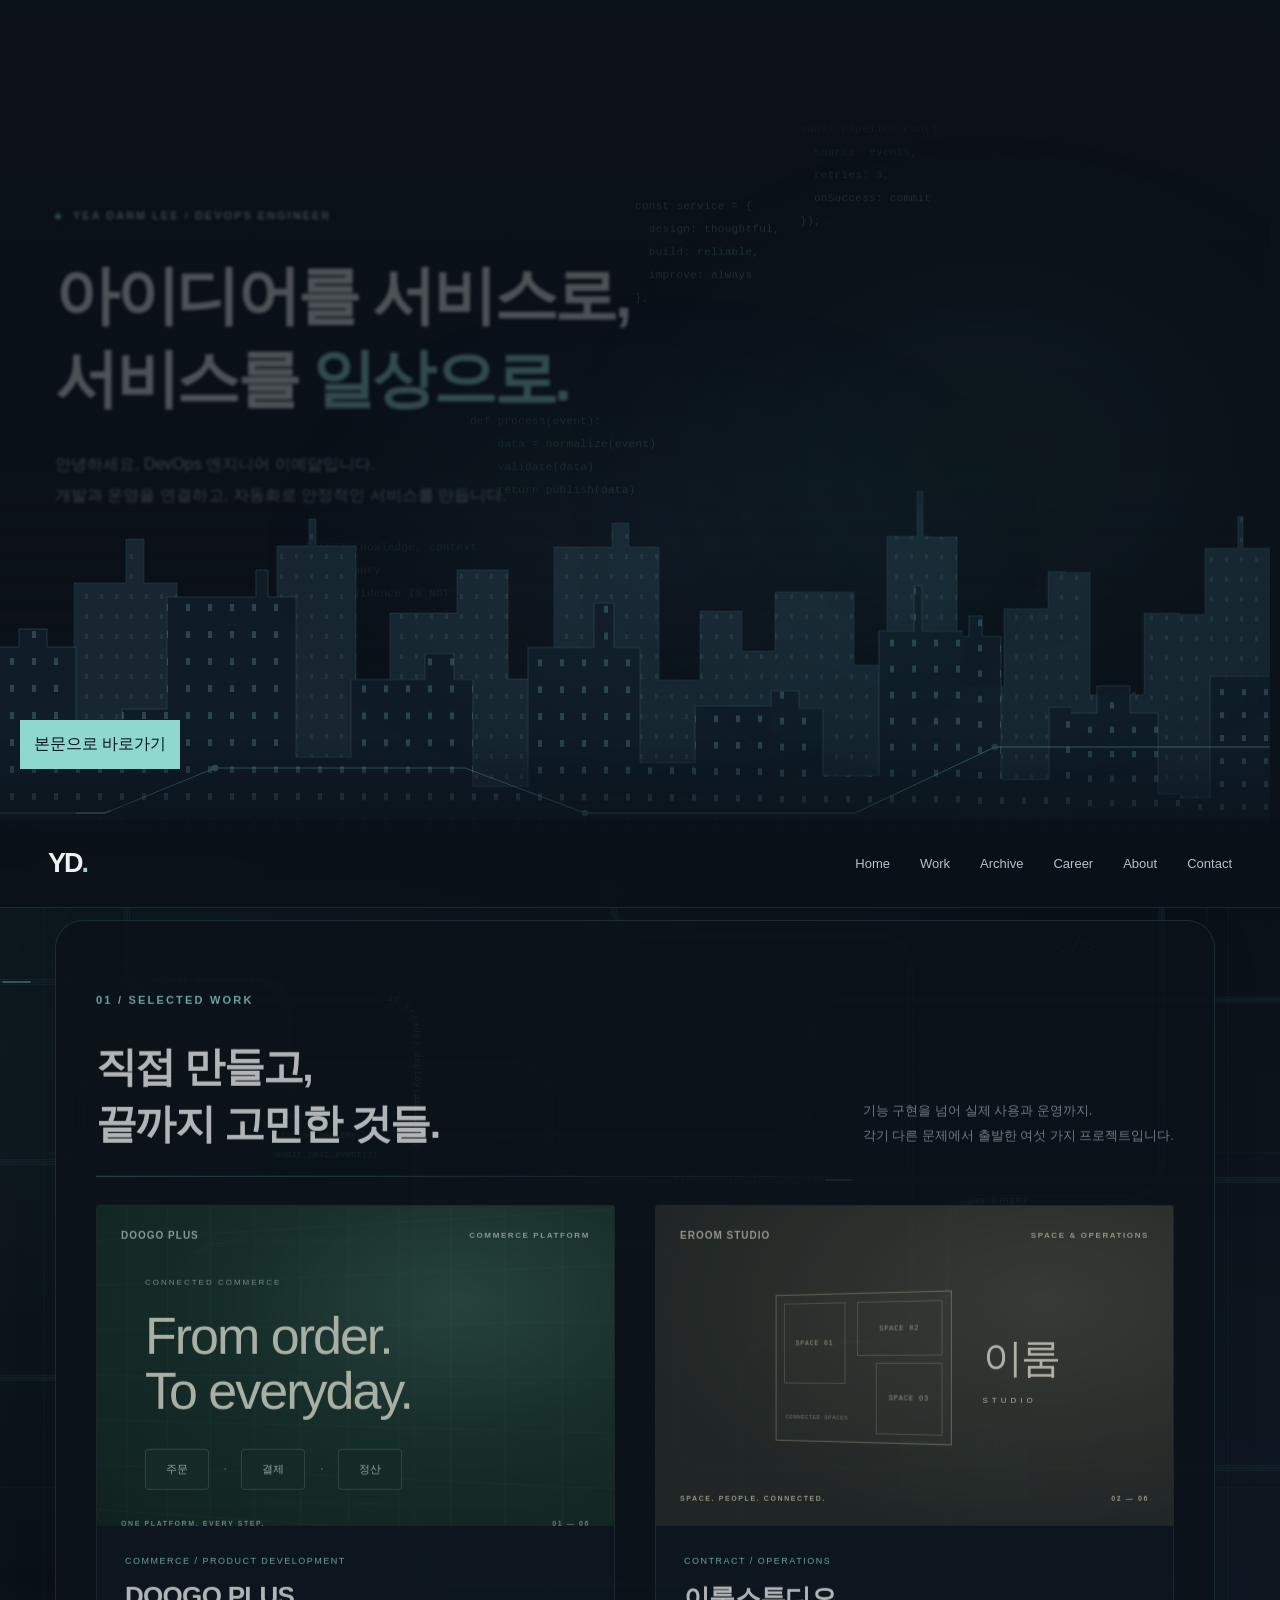
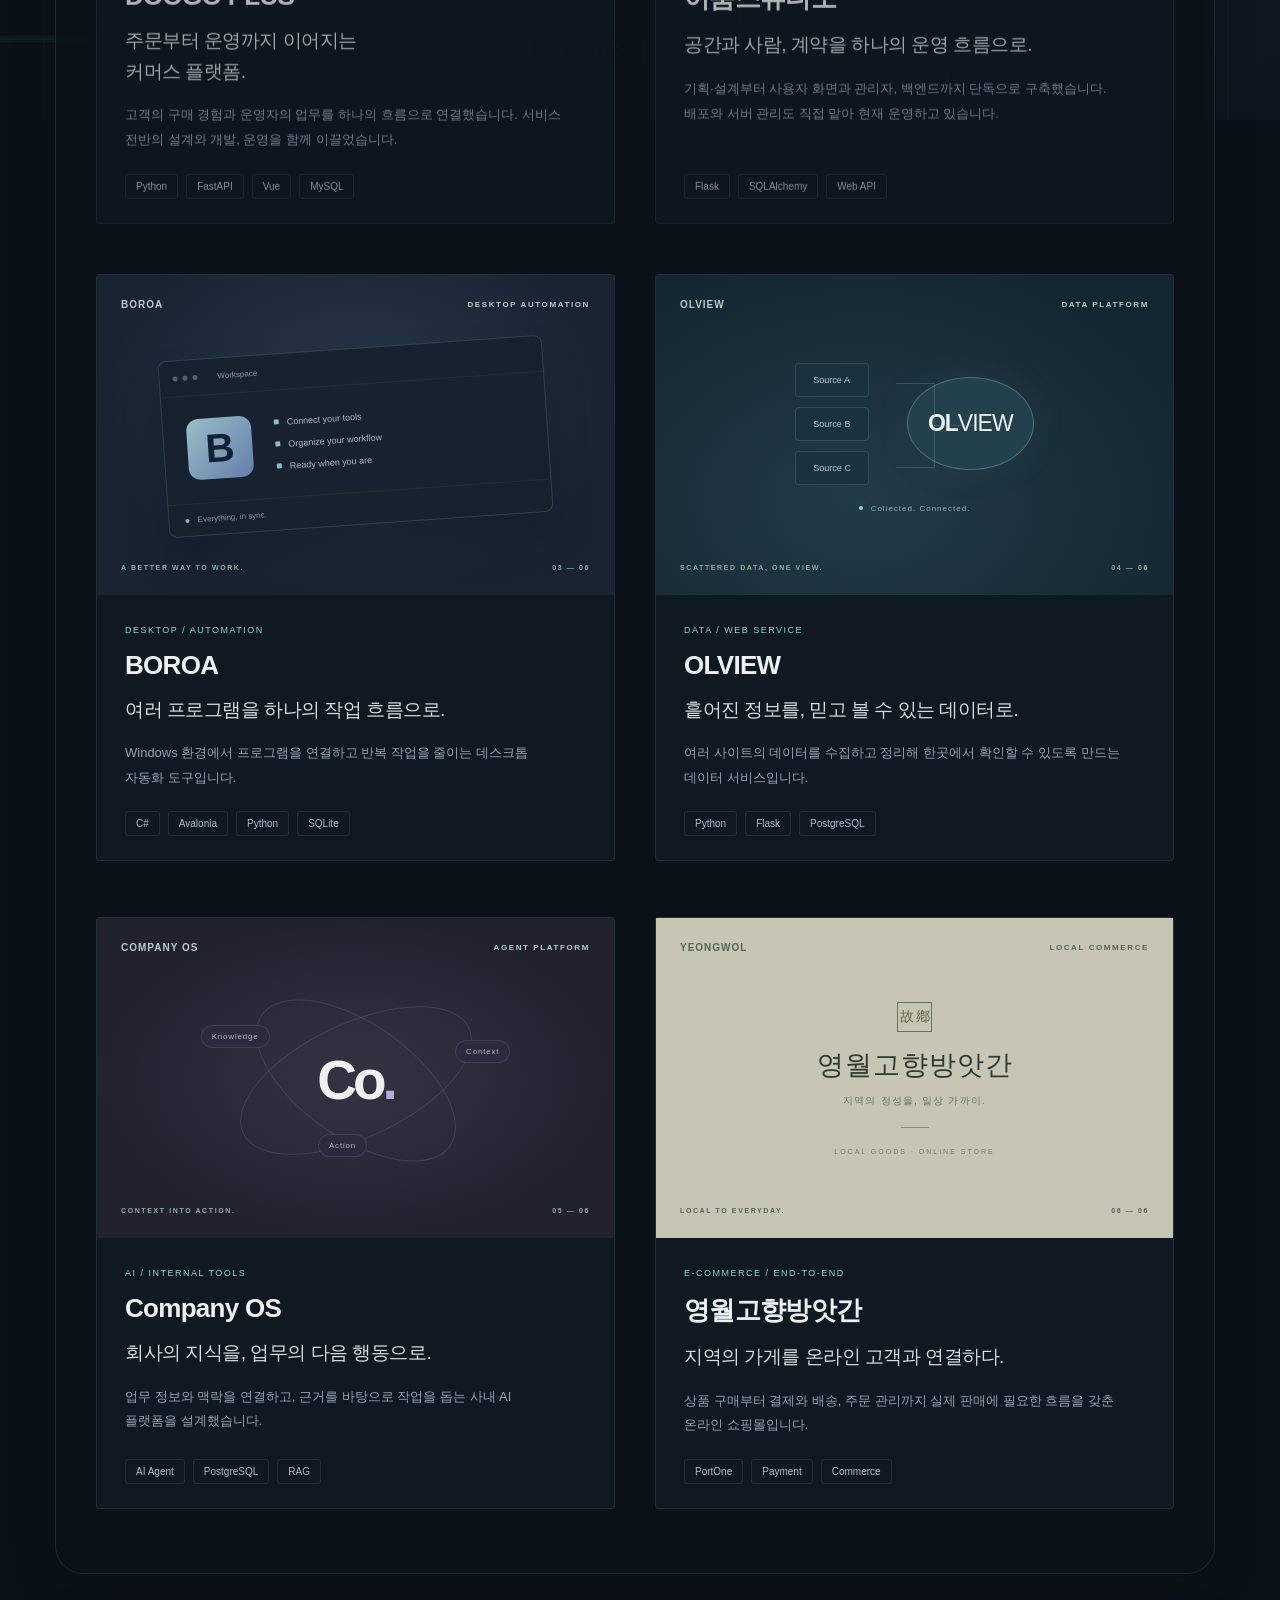
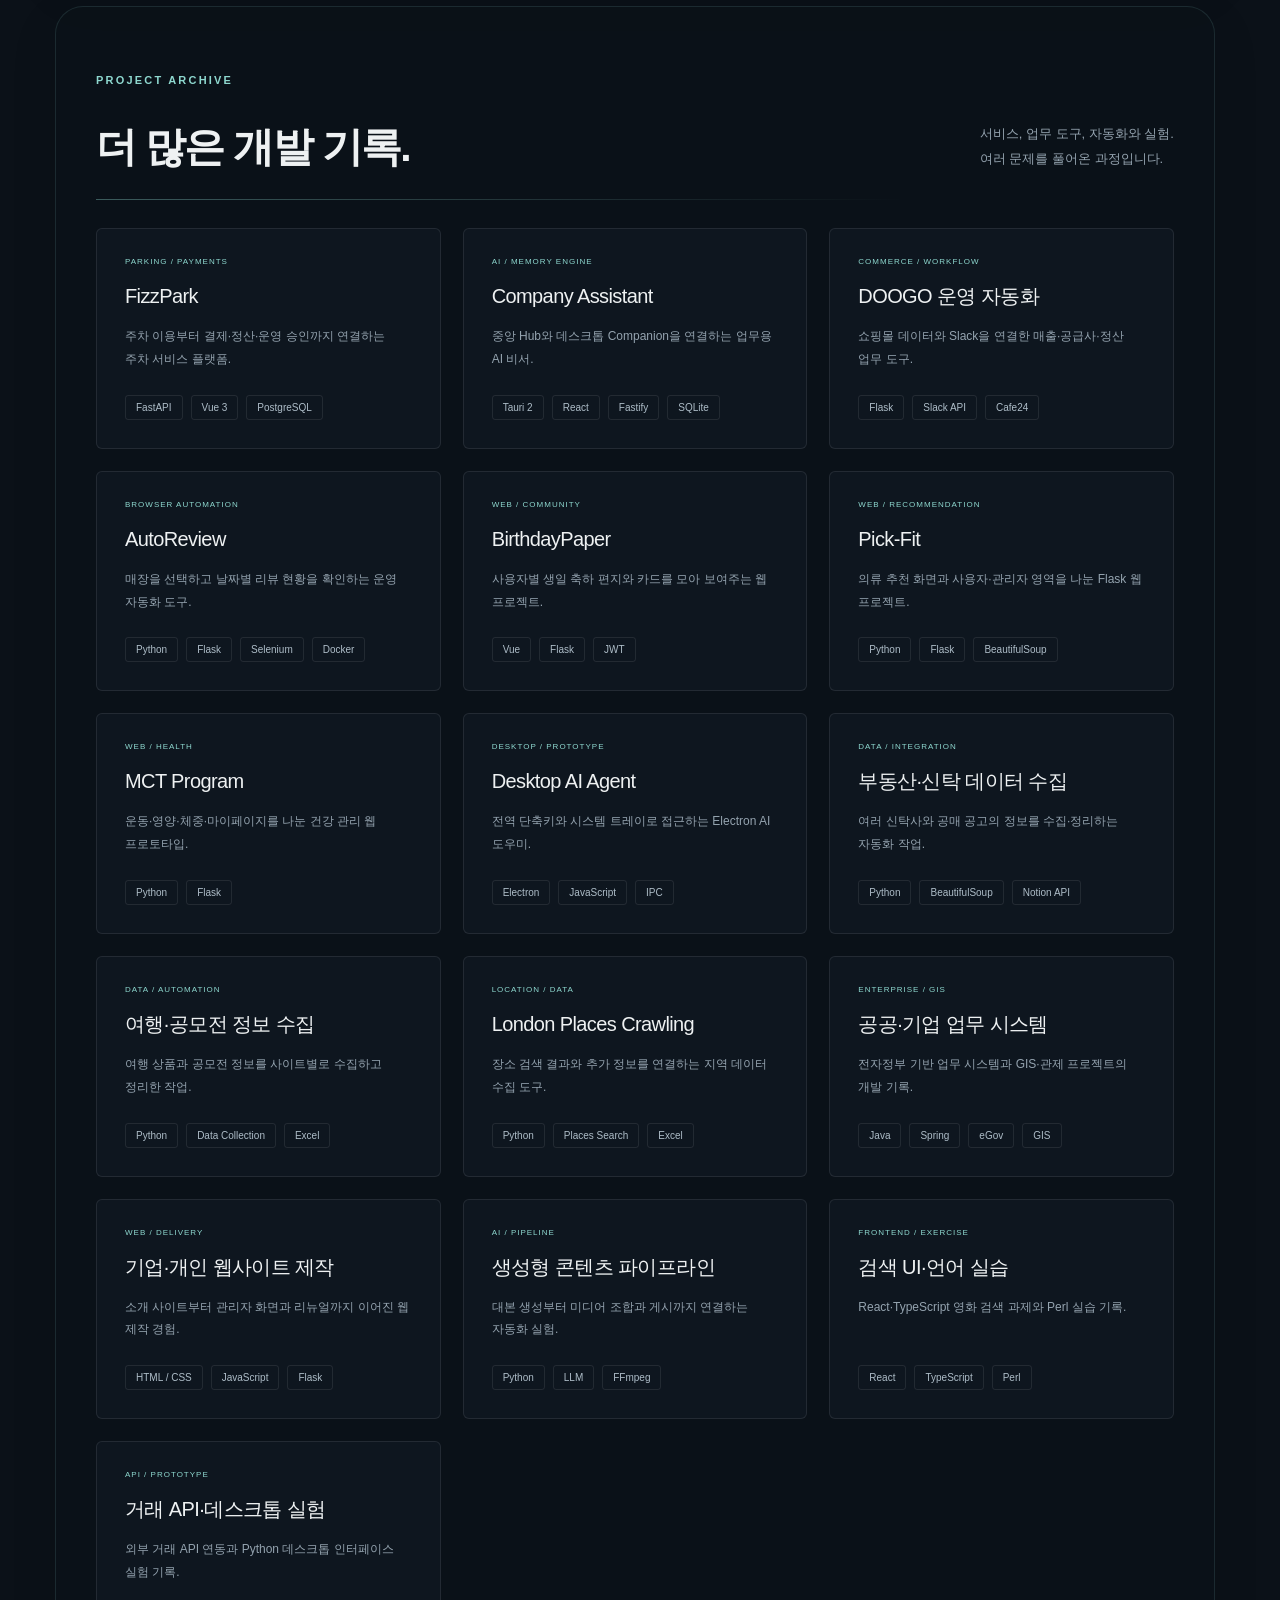
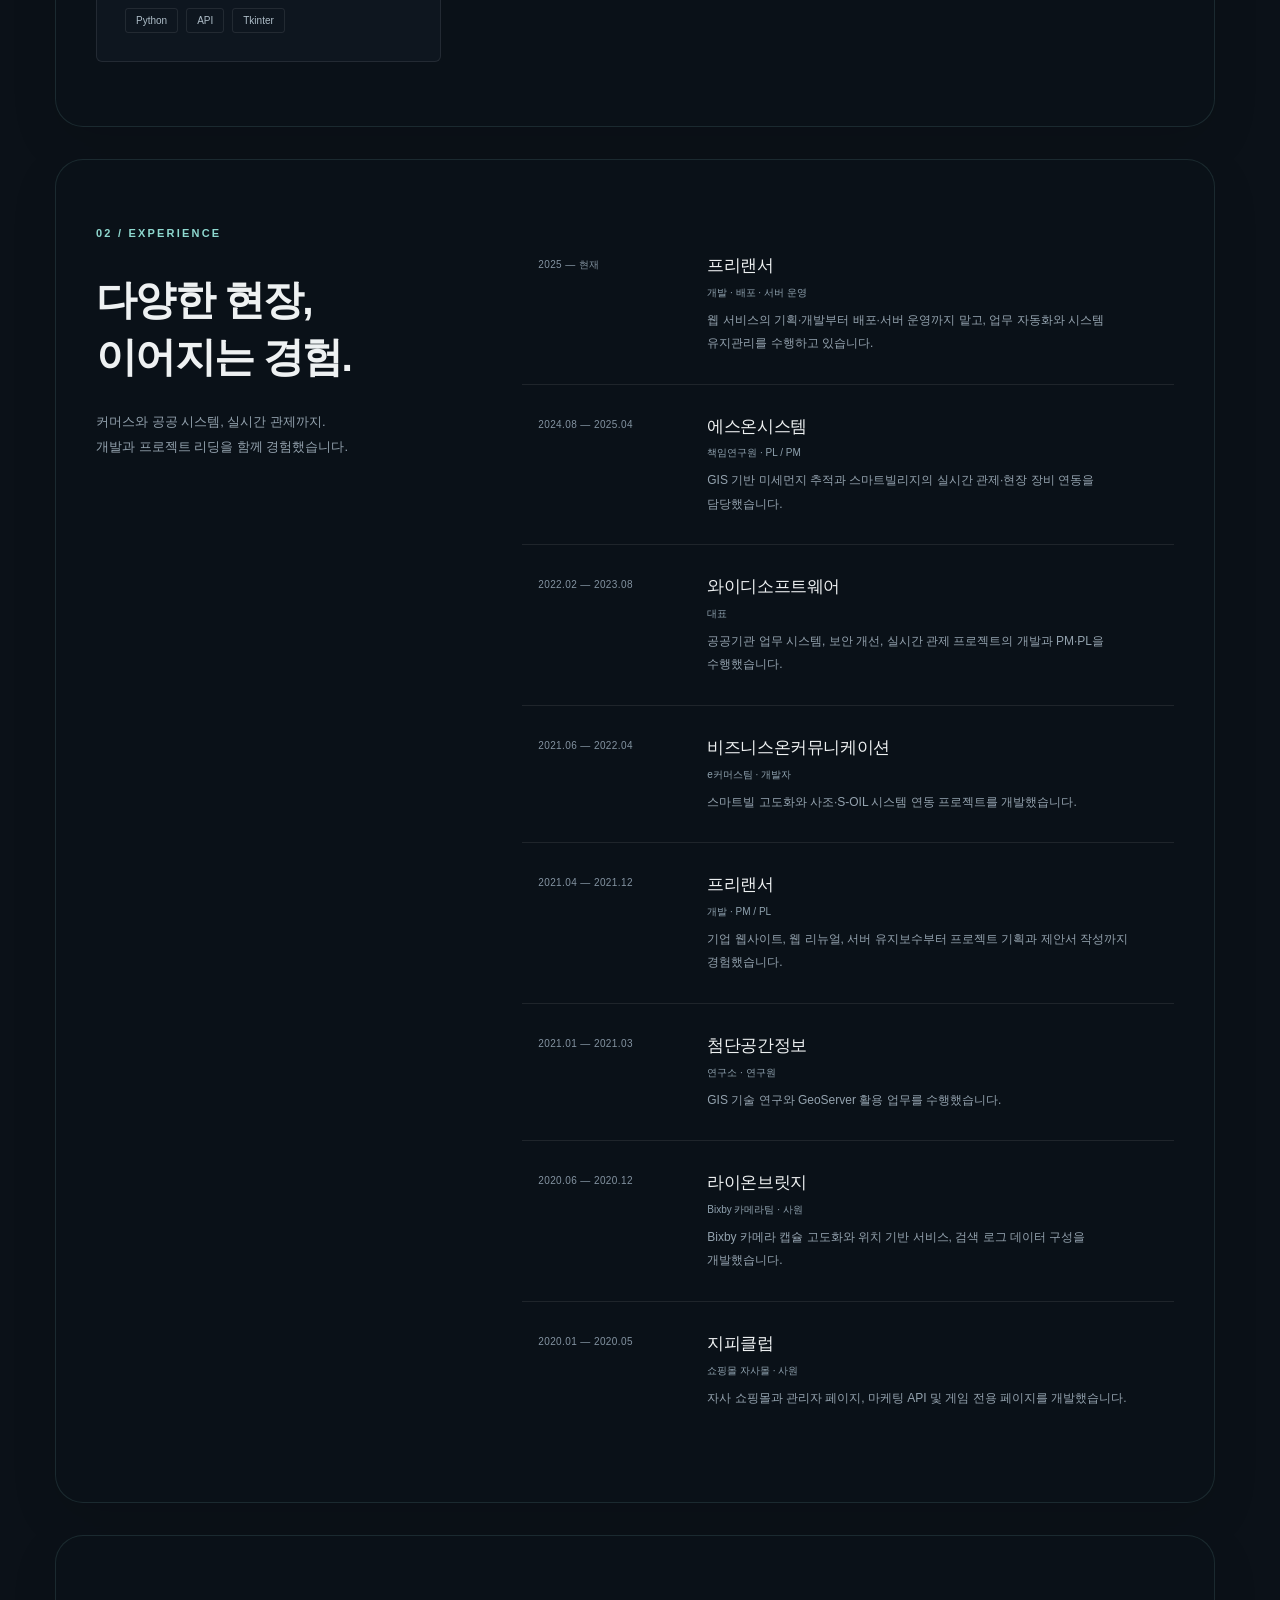
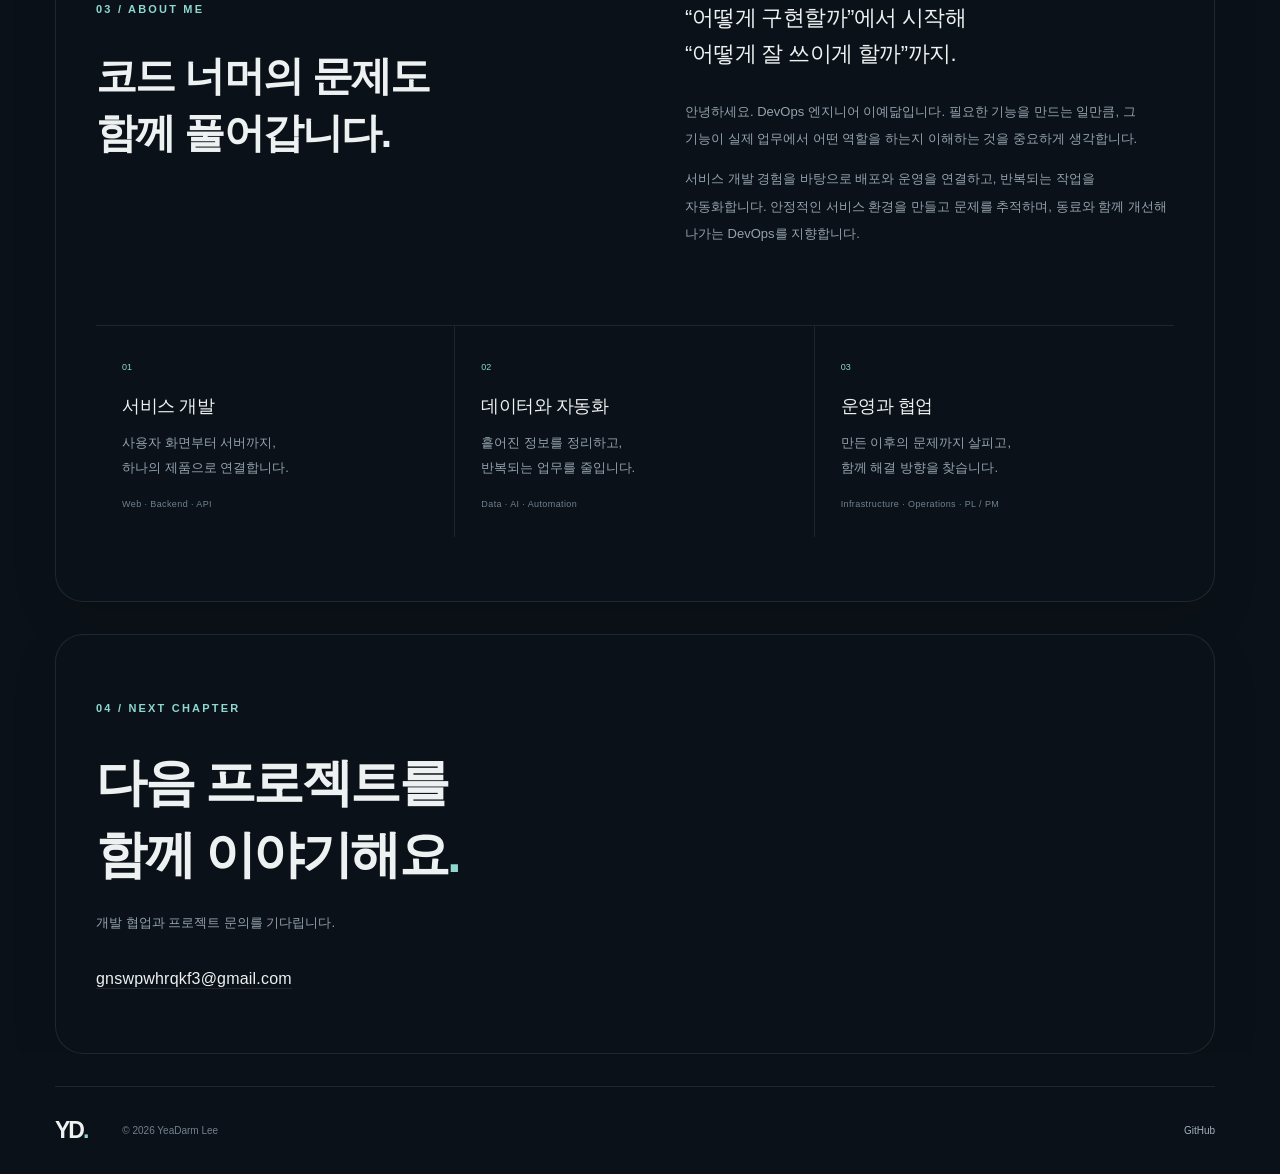
<file: inner-page.html>
<!doctype html>
<html lang="ko">
<head>
  <meta charset="utf-8">
  <meta name="viewport" content="width=device-width, initial-scale=1">
  <meta http-equiv="refresh" content="0; url=./index.html#work">
  <meta name="robots" content="noindex">
  <title>이예닮 · 프로젝트</title>
</head>
<body><p><a href="./index.html#work">새 포트폴리오의 프로젝트로 이동하기</a></p></body>
</html>
</file>
<file: assets/css/style.css>
:root {
  --bg:#0b1118;
  --surface:#101922;
  --text:#eef1f2;
  --muted:#94a3af;
  --accent:#8ed8cf;
  --line:#ffffff16;
  --max:1160px;
  color-scheme:dark
}
* {
  box-sizing:border-box
}
html {
  scroll-behavior:smooth;
  scroll-padding-top:100px
}
body {
  margin:0;
  background:var(--bg);
  color:var(--text);
  font-family:Inter,"Pretendard","Noto Sans KR",-apple-system,BlinkMacSystemFont,"Segoe UI",sans-serif;
  word-break:keep-all;
  -webkit-font-smoothing:antialiased
}
a {
  color:inherit;
  text-decoration:none
}
button,a { -webkit-tap-highlight-color: transparent; }
a:focus-visible {
  outline:2px solid var(--accent);
  outline-offset:6px
}
::selection {
  background:#8ed8cf;
  color:#0b1118
}
.wrap {
  width:min(var(--max),calc(100% - 96px));
  margin-inline:auto
}
.accent {
  color:var(--accent)
}
.header {
  height:88px;
  padding:0 48px;
  display:flex;
  align-items:center;
  justify-content:space-between;
  position:fixed;
  top:0;
  left:0;
  right:0;
  z-index:10;
  border-bottom:1px solid var(--line)
}
.wordmark {
  font-size:27px;
  font-weight:800;
  letter-spacing:-2px
}
.header nav {
  display:flex;
  gap:38px
}
.header nav a,.header-contact {
  font-size:13px
}
.header nav a {
  color:#b7c0c8;
  transition:color .2s
}
.header nav a:hover,.footer a:hover {
  color:var(--accent)
}
.header-contact span {
  margin-left:22px;
  color:var(--accent)
}
.hero {
  min-height:850px;
  height:calc(100svh - 12px);
  max-height:1100px;
  position:relative;
  overflow:hidden;
  display:flex;
  flex-direction:column;
  justify-content:center
}
.hero-content {
  position:relative;
  z-index:2;
  padding-top:4px;
  padding-bottom:160px;
  pointer-events:none
}
.hero-content a {
  pointer-events:auto
}
.eyebrow {
  font-size:11px;
  font-weight:600;
  letter-spacing:2.2px;
  color:var(--accent);
  margin:0 0 28px;
  line-height:1.8
}
.hero .eyebrow {
  color:#b3bdc5;
  display:flex;
  align-items:center;
  gap:12px;
  letter-spacing:2px
}
.status-dot {
  display:inline-block;
  width:6px;
  height:6px;
  background:var(--accent);
  border-radius:50%;
  box-shadow:0 0 12px #8ed8cf60;
  flex-shrink:0
}
h1,h2,h3,p {
  margin-top:0
}
h1 {
  font-size:clamp(44px,5vw,72px);
  letter-spacing:-3.4px;
  line-height:1.3;
  font-weight:650;
  margin-bottom:28px
}
h1>span {
  color:var(--accent)
}
.hero-description {
  color:#aab7c2;
  line-height:1.95;
  font-size:16px;
  margin-bottom:32px
}
.text-link {
  display:inline-flex;
  align-items:center;
  gap:50px;
  font-size:13px;
  border-bottom:1px solid #ffffff50;
  padding:0 0 13px
}
.text-link span {
  color:var(--accent);
  font-size:20px;
  transition:transform .2s
}
.text-link:hover span {
  transform:translateY(4px)
}
.mobile-break {
  display:none
}
.city {
  position:absolute;
  bottom:20px;
  left:0;
  width:100%;
  height:460px;
  z-index:0;
  mask-image:linear-gradient(transparent,#000 25%)
}
.city svg {
  width:100%;
  height:100%;
  display:block
}
.hero-bottom {
  position:absolute;
  bottom:30px;
  left:0;
  right:0;
  display:flex;
  justify-content:space-between;
  z-index:2;
  font-size:9px;
  letter-spacing:2px;
  color:#71818f
}
.section {
  padding-block:112px
}
.section-heading {
  display:flex;
  align-items:flex-end;
  justify-content:space-between;
  margin-bottom:52px;
  gap:32px
}
h2 {
  font-size:clamp(30px,3.2vw,44px);
  line-height:1.4;
  letter-spacing:-1.7px;
  font-weight:600;
  margin-bottom:0
}
.section-heading>p,.career-intro>p:last-child {
  font-size:13px;
  line-height:1.9;
  color:var(--muted);
  margin-bottom:5px
}
.project {
  min-width:0
}
.featured {
  display:grid;
  grid-template-columns:1.25fr 1fr;
  margin-bottom:56px;
  background:var(--surface)
}
.project-visual {
  min-height:300px;
  position:relative;
  overflow:hidden;
  padding:24px;
  display:flex;
  flex-direction:column;
  justify-content:space-between
}
.featured .project-visual {
  min-height:440px
}
.visual-top,.visual-bottom {
  display:flex;
  align-items:center;
  justify-content:space-between;
  gap:12px;
  font-size:8px;
  letter-spacing:1.6px;
  font-weight:600;
  position:relative;
  z-index:1
}
.visual-top {
  color:#b8cbc9
}
.visual-top>span:first-child {
  font-size:10px;
  letter-spacing:1px
}
.visual-bottom {
  color:#8bada7;
  font-size:7px
}
.commerce {
  background:radial-gradient(ellipse at 70% 30%,#33564a 0%,#1c3931 45%,#142923 100%)
}
.commerce:before {
  content:"";
  position:absolute;
  inset:0;
  background-image:linear-gradient(#adcabd09 1px,transparent 1px),linear-gradient(90deg,#adcabd09 1px,transparent 1px);
  background-size:42px 42px;
  transform:perspective(500px) rotateY(-12deg) scale(1.2)
}
.commerce-center {
  position:relative;
  margin-left:24px;
  padding:30px 0
}
.mini-label {
  font-size:8px;
  letter-spacing:2px;
  color:#9bb9a9
}
.commerce-center strong {
  font-size:52px;
  letter-spacing:-2px;
  font-weight:500;
  line-height:1.05;
  display:block;
  margin:20px 0 30px;
  color:#e5ead8
}
.flow {
  display:flex;
  gap:14px;
  align-items:center
}
.flow>span {
  font-size:11px;
  border:1px solid #c1d7bf38;
  border-radius:4px;
  padding:12px 20px;
  color:#cedbcf;
  background:#1a332d
}
.flow i {
  font-style:normal;
  color:#a9c9b37d
}
.project-body {
  padding:30px 28px 24px
}
.featured .project-body {
  padding:44px 38px;
  align-self:center
}
.project-category {
  font-size:9px;
  letter-spacing:1.5px;
  color:var(--accent);
  margin-bottom:15px
}
.project h3 {
  font-size:26px;
  letter-spacing:-.7px;
  font-weight:600;
  margin-bottom:14px
}
.project-summary {
  font-size:19px;
  line-height:1.6;
  letter-spacing:-.5px;
  color:#d4dce1;
  margin-bottom:16px
}
.project-body>p:not(.project-category):not(.project-summary):not(.project-prompt) {
  font-size:13px;
  line-height:1.9;
  color:var(--muted);
  max-width:440px
}
.tags {
  list-style:none;
  padding:0;
  display:flex;
  flex-wrap:wrap;
  gap:8px;
  margin:24px 0
}
.tags li {
  font-size:10px;
  padding:6px 10px;
  border:1px solid var(--line);
  border-radius:3px;
  color:#aebdc8
}
.project-grid {
  display:grid;
  grid-template-columns:1fr 1fr;
  gap:56px 40px
}
.desktop {
  background:radial-gradient(ellipse at 50% 40%,#28384a,#192432 70%)
}
.desktop-window {
  background:#17212de8;
  border:1px solid #94a9c137;
  width:82%;
  margin:25px auto;
  border-radius:8px;
  box-shadow:0 24px 40px #0003;
  transform:rotate(-4deg)
}
.window-bar {
  display:flex;
  align-items:center;
  gap:5px;
  padding:13px;
  border-bottom:1px solid #ffffff0c
}
.window-bar i {
  width:5px;
  height:5px;
  border-radius:50%;
  background:#536271
}
.window-bar span {
  font-size:8px;
  color:#8896a7;
  margin-left:15px
}
.desktop-content {
  display:flex;
  gap:23px;
  align-items:center;
  padding:23px
}
.app-symbol {
  background:linear-gradient(135deg,#9abec7,#647eab);
  color:#122134;
  font-size:40px;
  font-weight:700;
  padding:8px 18px;
  border-radius:12px;
  position:relative
}
.app-symbol>span {
  font-size:16px;
  position:absolute;
  right:7px;
  top:5px
}
.task-lines {
  display:grid;
  gap:12px;
  font-size:9px;
  color:#acb9ca
}
.task-lines span {
  display:flex;
  gap:8px;
  align-items:center
}
.task-lines i {
  height:5px;
  width:5px;
  background:#88bdc1;
  border-radius:1px
}
.window-status {
  border-top:1px solid #ffffff0c;
  font-size:8px;
  color:#8599a8;
  padding:11px 16px
}
.window-status i {
  display:inline-block;
  width:4px;
  height:4px;
  border-radius:50%;
  background:#83bfa5;
  margin-right:6px
}
.data {
  background:radial-gradient(ellipse at 40% 70%,#233a47,#142731 80%)
}
.data-art {
  display:flex;
  align-items:center;
  position:relative;
  justify-content:center;
  gap:38px;
  padding:20px 0 46px
}
.data-sources {
  display:grid;
  gap:10px
}
.data-sources>span {
  border:1px solid #759ead40;
  padding:11px 17px;
  border-radius:4px;
  background:#19323d;
  font-size:9px;
  color:#b6cbd5
}
.data-core {
  border:1px solid #86bdc363;
  background:#23414c;
  padding:32px 20px;
  border-radius:50%;
  font-size:23px;
  font-weight:700;
  letter-spacing:-1px;
  box-shadow:0 0 40px #6aafb813
}
.data-core>span {
  font-weight:300
}
.data-path {
  position:absolute;
  width:39px;
  height:85px;
  border:1px solid #729dab50;
  border-left:0;
  left:calc(50% - 19px);
  top:40px
}
.data-path:after {
  content:"";
  width:40px;
  height:1px;
  background:#729dab50;
  position:absolute;
  right:-40px;
  top:50%
}
.data-output {
  position:absolute;
  bottom:18px;
  font-size:8px;
  letter-spacing:1px;
  color:#91b7c1;
  display:flex;
  gap:8px;
  align-items:center
}
.data-output .status-dot {
  width:4px;
  height:4px
}
.company {
  background:radial-gradient(ellipse,#343342,#22222f 70%)
}
.company-art {
  position:relative;
  height:210px;
  display:grid;
  place-items:center
}
.company-core {
  font-size:55px;
  font-weight:650;
  letter-spacing:-4px;
  position:relative
}
.company-core span {
  color:#b2add6
}
.orbit {
  position:absolute;
  width:250px;
  height:115px;
  border:1px solid #ac9fc331;
  border-radius:50%;
  transform:rotate(-25deg)
}
.orbit-two {
  transform:rotate(35deg);
  width:230px
}
.orbit-label {
  position:absolute;
  background:#2b2b3b;
  font-size:8px;
  letter-spacing:.8px;
  color:#b7b4cc;
  padding:6px 10px;
  border:1px solid #ac9fc32b;
  border-radius:20px
}
.label-one {
  left:17%;
  top:50px
}
.label-two {
  right:17%;
  top:65px
}
.label-three {
  bottom:28px;
  left:42%
}
.mill {
  background:#c7c6b5;
  color:#2e3a31
}
.mill .visual-top,.mill .visual-bottom {
  color:#556357
}
.mill-art {
  text-align:center;
  padding:20px 0
}
.mill-stamp {
  font-family:serif;
  display:block;
  font-size:14px;
  letter-spacing:2px;
  border:1px solid #66735a;
  width:35px;
  margin:0 auto 15px;
  padding:5px 2px;
  color:#5b694c
}
.mill-art strong {
  display:block;
  font-family:Georgia,"Batang",serif;
  font-size:27px;
  letter-spacing:1px;
  font-weight:500
}
.mill-sub {
  display:block;
  font-size:10px;
  letter-spacing:1.2px;
  margin-top:11px;
  color:#66705c
}
.mill-line {
  width:28px;
  height:1px;
  background:#89917b;
  margin:19px auto 12px
}
.mill .mini-label {
  color:#6d7862;
  font-size:7px
}
.career {
  background:#0e161e;
  border-block:1px solid var(--line)
}
.career-layout {
  display:grid;
  grid-template-columns:.85fr 1.6fr;
  gap:80px
}
.career-intro h2 {
  margin-bottom:24px
}
.career-item {
  display:grid;
  grid-template-columns:145px 1fr;
  gap:24px;
  padding:28px 16px;
  border-top:1px solid var(--line)
}
.career-item:first-child {
  border-top:0
}

.career-date {
  font-size:10px;
  letter-spacing:.4px;
  color:#8494a2;
  padding-top:6px;
  margin-bottom:0
}
.career-item h3 {
  font-size:17px;
  font-weight:500;
  line-height:1.7;
  letter-spacing:-.4px;
  margin-bottom:8px
}
.career-item h3 span {
  font-size:10px;
  color:#90a3b0;
  display:block;
  font-weight:400;
  letter-spacing:0;
  margin-top:3px
}
.career-item div>p {
  font-size:12px;
  color:var(--muted);
  line-height:1.95;
  margin-bottom:0
}
.about-layout {
  display:grid;
  grid-template-columns:1fr 1fr;
  gap:100px
}
.about-lead {
  font-size:22px;
  line-height:1.65;
  letter-spacing:-.6px;
  margin-bottom:25px
}
.about-copy>p:not(.about-lead) {
  font-size:13px;
  line-height:2.1;
  color:var(--muted)
}
.capabilities {
  display:grid;
  grid-template-columns:repeat(3,1fr);
  margin-top:65px;
  border-top:1px solid var(--line)
}
.capabilities article {
  padding:30px 26px 26px;
  border-right:1px solid var(--line)
}
.capabilities article:first-child {
  padding-left:26px
}
.capabilities article:last-child {
  border-right:0
}
.capabilities article>span {
  font-size:9px;
  color:var(--accent)
}
.capabilities h3 {
  font-size:18px;
  letter-spacing:-.5px;
  font-weight:500;
  margin:20px 0 13px
}
.capabilities p {
  font-size:13px;
  color:var(--muted);
  line-height:1.9
}
.capabilities small {
  font-size:9px;
  color:#708391;
  letter-spacing:.4px
}
.contact {
  border-top:1px solid var(--line);
  background:radial-gradient(ellipse at 90% 100%,#18303577,transparent 60%)
}
.contact-row {
  display:flex;
  justify-content:space-between;
  align-items:center;
  gap:30px
}
.contact h2 {
  font-size:clamp(35px,4vw,58px);
  letter-spacing:-2.5px;
  line-height:1.4
}
.contact-row p {
  font-size:13px;
  color:var(--muted);
  margin-top:23px
}
.contact-arrow {
  border:1px solid #8ed8cf55;
  border-radius:50%;
  height:102px;
  width:102px;
  display:grid;
  place-items:center;
  font-size:48px;
  font-weight:200;
  color:var(--accent);
  transition:background .2s,transform .2s;
  flex-shrink:0
}
.contact-arrow:hover {
  background:#8ed8cf15;
  transform:translate(3px,-3px)
}
.email-link {
  display:inline-block;
  font-size:16px;
  letter-spacing:.2px;
  border-bottom:1px solid #8ed8cf50;
  padding-bottom:12px;
  margin-top:25px
}
.email-link span {
  color:var(--accent);
  margin-left:24px
}
.footer {
  display:flex;
  align-items:center;
  gap:30px;
  border-top:1px solid var(--line);
  padding-block:30px
}
.footer .wordmark {
  font-size:23px;
  margin-right:5px
}
.footer>span {
  font-size:10px;
  color:#71818e;
  margin-right:auto
}
.footer>a:not(.wordmark) {
  font-size:10px;
  color:#a3b1bc
}
.skip-link {
  position:fixed;
  left:20px;
  top:-100px;
  background:var(--accent);
  padding:14px;
  color:var(--bg);
  z-index:100
}
.skip-link:focus {
  top:10px
}
.sr-only {
  position:absolute;
  width:1px;
  height:1px;
  padding:0;
  margin:-1px;
  overflow:hidden;
  clip:rect(0,0,0,0);
  white-space:nowrap;
  border:0
}
@media(min-width:1500px) {
  .hero-content {
    padding-bottom:140px
  }
  .city {
    height:520px
  }
}
@media(max-width:1000px) {
  .wrap {
    width:calc(100% - 64px)
  }
  .header {
    padding-inline:32px
  }
  .hero {
    min-height:780px
  }
  .featured {
    grid-template-columns:1fr 1fr
  }
  .featured .project-body {
    padding:30px 25px
  }
  .commerce-center {
    margin-left:0
  }
  .commerce-center strong {
    font-size:44px
  }
  .flow {
    gap:9px
  }
  .flow>span {
    padding:10px 14px
  }
  .career-layout {
    gap:40px;
    grid-template-columns:.8fr 1.5fr
  }
  .career-item {
    grid-template-columns:115px 1fr;
    gap:15px
  }
  .about-layout {
    gap:50px
  }
  .project-grid {
    gap:46px 28px
  }
  .desktop-window {
    width:94%
  }
  .desktop-content {
    padding:20px 15px;
    gap:16px
  }
  .orbit-label.label-one {
    left:7%
  }
  .orbit-label.label-two {
    right:6%
  }
  .section-heading>p {
    max-width:300px
  }
}
@media(max-width:700px) {
  html {
    scroll-padding-top:24px
  }
  .wrap {
    width:calc(100% - 40px)
  }
  .header {
    height:72px;
    padding-inline:20px
  }
  .header nav {
    gap:20px
  }
  .header nav a {
    font-size:11px
  }
  .header-contact {
    font-size:11px
  }
  .header-contact span {
    margin-left:7px
  }
  .wordmark {
    font-size:24px
  }
  .hero {
    height:820px;
    min-height:0;
    max-height:none
  }
  .hero-content {
    padding-top:0;
    padding-bottom:170px
  }
  .hero .eyebrow {
    font-size:8px;
    letter-spacing:1.3px;
    margin-bottom:25px;
    gap:8px
  }
  h1 {
    font-size:clamp(27px,8.4vw,40px);
    letter-spacing:-2.4px;
    line-height:1.35;
    margin-bottom:24px
  }
  .hero-description {
    font-size:13px;
    line-height:1.9
  }
  .mobile-break {
    display:block
  }
  .text-link {
    font-size:12px;
    gap:32px
  }
  .city {
    height:350px;
    bottom:20px
  }
  .hero-bottom {
    font-size:7px;
    letter-spacing:1.1px;
    bottom:28px
  }
  .section {
    padding-block:76px
  }
  .section-heading {
    display:block;
    margin-bottom:35px
  }
  .eyebrow {
    font-size:9px;
    margin-bottom:20px
  }
  h2 {
    font-size:31px;
    letter-spacing:-1.3px
  }
  .section-heading>p {
    margin-top:22px;
    font-size:12px;
    max-width:none
  }
  .featured {
    display:block;
    margin-bottom:40px
  }
  .featured .project-visual {
    min-height:330px
  }
  .commerce-center {
    margin-left:15px;
    padding:20px 0
  }
  .commerce-center strong {
    font-size:48px
  }
  .featured .project-body {
    padding:30px 24px
  }
  .project-grid {
    grid-template-columns:1fr;
    gap:38px
  }
  .project-visual {
    min-height:300px;
    padding:22px
  }
  .project-body {
    padding:27px 24px 24px
  }
  .project h3 {
    font-size:25px
  }
  .project-summary { font-size:18px; }
  .project-body>p:not(.project-category):not(.project-summary):not(.project-prompt) {
    max-width:none
  }
  .desktop-window {
    max-width:330px;
    width:90%
  }
  .desktop-content {
    padding:23px;
    gap:24px
  }
  .task-lines {
    font-size:9px
  }
  .orbit-label.label-one {
    left:17%
  }
  .orbit-label.label-two {
    right:16%
  }
  .career-layout,.about-layout {
    grid-template-columns:1fr;
    gap:35px
  }
  .career-intro>p:last-child {
    font-size:12px
  }
  .career-item {
    grid-template-columns:105px 1fr;
    gap:15px;
    padding:24px 16px
  }
  .career-date {
    font-size:9px
  }
  .career-item h3 {
    font-size:15px
  }
  .career-item div>p {
    font-size:12px
  }
  .about-lead {
    font-size:21px
  }
  .capabilities {
    grid-template-columns:1fr;
    margin-top:30px
  }
  .capabilities article,.capabilities article:first-child {
    padding:26px 20px;
    display:grid;
    grid-template-columns:25px 1fr;
    border-bottom:1px solid var(--line);
    border-right:0;
    gap:0 15px
  }
  .capabilities article>span {
    grid-row:1/4;
    padding-top:5px
  }
  .capabilities h3 {
    margin:0 0 10px;
    font-size:17px
  }
  .capabilities p {
    margin-bottom:14px;
    font-size:12px
  }
  .capabilities p br {
    display:none
  }
  .capabilities small {
    grid-column:2
  }
  .capabilities article:last-child {
    border-bottom:0;
    padding-bottom:26px
  }
  .contact h2 {
    font-size:34px;
    letter-spacing:-1.7px
  }
  .contact-arrow {
    width:64px;
    height:64px;
    font-size:34px
  }
  .contact-row {
    gap:12px
  }
  .contact-row p {
    font-size:12px;
    line-height:1.8;
    max-width:190px
  }
  .email-link {
    font-size:13px;
    margin-top:20px
  }
  .email-link span {
    margin-left:12px
  }
  .footer {
    gap:17px;
    flex-wrap:wrap;
    padding-block:24px
  }
  .footer>span {
    font-size:8px
  }
  .footer>a:not(.wordmark) {
    font-size:9px
  }
}
@media(max-width:360px) {
  .header nav {
    gap:13px
  }
  .header-contact {
    font-size:10px
  }
  h1 {
    font-size:27px
  }
  .hero .eyebrow {
    font-size:7px
  }
  .contact h2 {
    font-size:29px
  }
  .career-item {
    grid-template-columns:1fr;
    gap:9px
  }
  .contact-arrow {
    width:54px;
    height:54px
  }
  .hero-bottom {
    letter-spacing:.5px
  }
  .flow>span {
    padding:10px 13px
  }
}
@media(prefers-reduced-motion:reduce) {
  html {
    scroll-behavior:auto
  }
  *,*:before,*:after {
    animation:none!important;
    transition:none!important
  }
}



/* A native button stretches across each card, including its visual. */
.project {
  position: relative;
  isolation: isolate;
  border-radius: 4px;
}
.project-trigger {
  padding: 0;
  border: 0;
  background: none;
  color: inherit;
  font: inherit;
  letter-spacing: inherit;
  text-align: left;
  cursor: pointer;
}
.project-trigger::after {
  content: "";
  position: absolute;
  inset: 0;
  z-index: 2;
  border-radius: 4px;
  transition: box-shadow .2s, background .2s;
}
.project-trigger:hover::after {
  box-shadow: 0 0 0 1px #8ed8cf55;
  background: #8ed8cf03;
}
.project-trigger:focus-visible { outline: none; }
.project-trigger:focus-visible::after { outline: 2px solid var(--accent); outline-offset: 7px; }
.project-prompt {
  display: flex;
  justify-content: space-between;
  align-items: center;
  margin: 25px 0 0;
  border-top: 1px solid var(--line);
  padding: 17px 0 4px;
  color: #c4cdd4;
  font-size: 11px;
}
.project-prompt span { color: var(--accent); font-size: 18px; }
html { scrollbar-gutter: stable; }
body.modal-open { overflow: hidden; }
.project-dialog {
  color: var(--text);
  background: var(--surface);
  border: 1px solid #8ed8cf30;
  border-radius: 16px;
  width: min(880px, calc(100% - 64px));
  max-width: none;
  max-height: calc(100svh - 80px);
  padding: 0;
  overflow: hidden;
  box-shadow: 0 35px 100px #0009;
}
.project-dialog[open] { display: flex; flex-direction: column; }
.project-dialog::backdrop { background: #03090ed9; backdrop-filter: blur(8px); }
.dialog-header {
  display: flex;
  justify-content: space-between;
  align-items: center;
  gap: 20px;
  padding: 27px 36px;
  border-bottom: 1px solid var(--line);
  flex-shrink: 0;
}
.dialog-header .eyebrow { margin-bottom: 6px; font-size: 9px; }
.dialog-header h2 { font-size: 30px; letter-spacing: -1px; }
.dialog-close {
  display: grid;
  place-items: center;
  width: 44px;
  height: 44px;
  flex-shrink: 0;
  border: 1px solid #ffffff26;
  border-radius: 50%;
  background: transparent;
  color: var(--text);
  font-size: 30px;
  font-weight: 300;
  cursor: pointer;
}
.dialog-close:hover { color: var(--accent); border-color: var(--accent); }
button:focus-visible { outline: 2px solid var(--accent); outline-offset: 4px; }
.dialog-scroll {
  overflow-y: auto;
  overscroll-behavior: contain;
  min-height: 0;
  padding: 32px 36px 44px;
  scrollbar-width: thin;
  scrollbar-color: #516a76 transparent;
}
.dialog-scroll:focus-visible { outline: 1px solid var(--accent); outline-offset: -4px; }
.dialog-lead { font-size: 21px; line-height: 1.7; letter-spacing: -.5px; color: #dde7eb; margin-bottom: 24px; }
.project-facts { margin: 0 0 35px; padding: 20px 24px; background: #ffffff04; border: 1px solid var(--line); border-radius: 8px; }
.project-facts>div { display: grid; grid-template-columns: 85px 1fr; gap: 16px; padding: 7px 0; }
.project-facts dt { font-size: 11px; color: #96acb9; line-height: 1.9; }
.project-facts dd { margin: 0; font-size: 13px; color: #d1dce2; line-height: 1.9; }
.project-service { display: flex; justify-content: space-between; gap: 20px; align-items: center; padding: 18px 22px; margin-bottom: 24px; border: 1px solid #8ed8cf55; border-radius: 8px; color: var(--accent); background: #8ed8cf07; font-size: 13px; }
.project-service:hover { background: #8ed8cf12; }
.project-service small { display: block; color: #a3bbbF; margin-top: 7px; overflow-wrap: anywhere; word-break: break-all; font-size: 11px; }
.project-service>span:nth-child(2) { font-size: 25px; }
.dialog-section { margin-top: 30px; }
.dialog-section h3 { font-size: 17px; font-weight: 600; margin-bottom: 13px; letter-spacing: -.3px; }
.dialog-section p,.dialog-section>ul:not(.tags) { color: #abbcc8; font-size: 14px; line-height: 2; }
.dialog-section p { margin-bottom: 0; }
.dialog-section>ul:not(.tags) { padding-left: 19px; margin: 0; }
.dialog-section li+li { margin-top: 10px; }
.dialog-section strong { color: #dbe5ea; font-weight: 500; }
.dialog-section .tags { margin-bottom: 0; }
.dialog-section .tags li { margin-top: 0; font-size: 11px; }
@media(max-width:700px) {
  .project-dialog { width: calc(100% - 24px); max-height: calc(100svh - 32px); border-radius: 12px; }
  .dialog-header { padding: 20px; gap: 12px; }
  .dialog-header h2 { font-size: 24px; }
  .dialog-header .eyebrow { font-size: 8px; }
  .dialog-scroll { padding: 24px 20px 32px; }
  .dialog-lead { font-size: 18px; }
  .project-facts { padding: 15px; }
  .project-facts>div { grid-template-columns: 1fr; gap: 2px; }
  .project-facts dd { font-size: 12px; }
  .dialog-section p,.dialog-section>ul:not(.tags) { font-size: 13px; }
  .project-service { padding: 16px; }
}
.project-body>.project-prompt { max-width: none; font-size: 11px; color: #c4cdd4; }

/* Keep paired cards and their footer rows aligned at every width. */
.project-grid>.project {
  display: flex;
  flex-direction: column;
  background: var(--surface);
  border: 1px solid var(--line);
}
.project-grid .project-visual { flex-shrink: 0; }
.project-grid .project-body {
  display: flex;
  flex-direction: column;
  flex: 1;
}
.project-grid .tags { margin-top: auto; padding-top: 8px; }
.project-grid .project-prompt { margin-top: 0; }
.project-body>.project-prompt { width: 100%; max-width: none; }
.project-grid .project-visual { height: 320px; min-height: 320px; }
@media(max-width:700px) {
  .project-grid .project-visual { height: 300px; min-height: 300px; }
}

.career-item { position: relative; isolation: isolate; }
.career-trigger {
  font: inherit; letter-spacing: inherit; color: inherit; text-align: left;
  background: none; border: 0; padding: 0; cursor: pointer;
}
.career-trigger::after { content: ""; position: absolute; inset: 0; border-radius: 6px; }
.career-trigger:hover::after { background: #8ed8cf06; }
.career-trigger:hover { color: var(--accent); }
.career-trigger:focus-visible { outline: none; }
.career-trigger:focus-visible::after { outline: 2px solid var(--accent); outline-offset: 3px; }
.career-item div>.career-prompt { display: flex; justify-content: space-between; align-items: center; gap: 12px; margin-top: 14px; color: var(--accent); font-size: 10px; }
.career-prompt span { font-size: 16px; }
.career-intro>.career-guide { margin-top: 28px; color: var(--accent); font-size: 11px; line-height: 1.9; }
.research { border-bottom: 1px solid var(--line); }
.research-grid { display: grid; grid-template-columns: repeat(3,1fr); gap: 24px; }
.research-grid article { display: flex; flex-direction: column; padding: 28px; border: 1px solid var(--line); border-radius: 6px; background: var(--surface); }
.research-grid .eyebrow { font-size: 8px; margin-bottom: 16px; }
.research-grid h3 { font-size: 21px; font-weight: 500; margin-bottom: 14px; }
.research-grid p:not(.eyebrow) { color: var(--muted); font-size: 12px; line-height: 1.9; }
.research-grid a { font-size: 11px; color: var(--accent); margin-top: auto; padding-top: 18px; }
@media(max-width:700px) { .research-grid { grid-template-columns: 1fr; gap: 16px; } }

/* Shared motion language: soft entrances, crisp feedback, a quiet living city. */
:root { --ease-out: cubic-bezier(.2,.7,.2,1); }
a,button { touch-action: manipulation; }
a { transition: color .2s, background .2s, border-color .2s, transform .3s var(--ease-out); }
.header nav a,.header-contact,.footer>a:not(.wordmark),.research-grid a { position: relative; }
.header nav a::after,.header-contact::after,.footer>a:not(.wordmark)::after,.research-grid a::after {
  content: ""; position: absolute; left: 0; right: 0; bottom: -7px;
  height: 1px; background: var(--accent); transform: scaleX(0); transform-origin: left;
  transition: transform .3s var(--ease-out);
}
.header nav a:hover::after,.header nav a:focus-visible::after,.header-contact:hover::after,
.footer>a:hover::after,.research-grid a:hover::after { transform: scaleX(1); }
.wordmark { transition: color .2s, transform .3s var(--ease-out); }
.wordmark:hover { transform: translateY(-2px); color: var(--accent); }
.text-link:hover { border-color: var(--accent); color: var(--accent); }
.email-link:hover { color: var(--accent); transform: translateX(4px); }
.project { transition: box-shadow .35s var(--ease-out), border-color .3s, translate .35s var(--ease-out); }
.project-prompt span,.career-prompt span,.project-service>span:nth-child(2) { transition: transform .3s var(--ease-out); }
.project:has(.project-trigger:focus-visible) .project-prompt span { transform: translate(3px,-3px); }
.project:active { translate: 0 1px; }
.career-trigger::after { transition: background .3s; }
.career-trigger { transition: color .2s; }
.career-item:has(.career-trigger:focus-visible) .career-prompt span { transform: translate(3px,-3px); }
.research-grid article { transition: border-color .3s, translate .3s var(--ease-out), background .3s; }
.capabilities article { transition: background .3s; }
.dialog-close { transition: color .2s, border-color .2s, background .2s, transform .3s var(--ease-out); }
.dialog-close:hover { transform: rotate(90deg); background: #8ed8cf0c; }
.dialog-close:active { transform: rotate(90deg) scale(.92); }
.project-service:hover>span:nth-child(2) { transform: translate(3px,-3px); }
.project-dialog[open]::backdrop { animation: backdrop-in .3s var(--ease-out) both; }
.project-dialog.is-closing::backdrop { animation: backdrop-out .18s ease both; }
.hero { --pointer-x: 0px; --pointer-y: 0px; }
.hero::before,.hero::after {
  content: ""; position: absolute; pointer-events: none;
  width: 80%; height: 90%; right: -20%; top: 5%;
  background: radial-gradient(ellipse, #5bada81b, transparent 65%);
  border-radius: 50%; animation: sky-drift 18s ease-in-out infinite alternate;
}
.hero::after { width: 70%; height: 65%; top: 30%; right: 15%; background: radial-gradient(ellipse, #6296c112, transparent 65%); animation-delay: -9s; }
.hero-content>.eyebrow { animation: hero-enter .8s var(--ease-out) both; }
.hero-content>h1 { animation: hero-enter .9s .1s var(--ease-out) both; }
.hero-description { animation: hero-enter .9s .2s var(--ease-out) both; }
.hero-content>.text-link { animation: hero-enter .9s .3s var(--ease-out) both; }
.hero .status-dot { animation: beacon 4s ease-in-out infinite; }
.city { pointer-events: none; }
.city-far { transform: translate(calc(var(--pointer-x) * -.4),calc(var(--pointer-y) * -.4)); transition: transform 1.3s var(--ease-out); }
.city-near { transform: translate(var(--pointer-x),var(--pointer-y)); transition: transform 1.1s var(--ease-out); }
#skyline-far>path[fill],#skyline-near>path[fill] { animation: window-glow 7s ease-in-out infinite alternate; }
#skyline-near>path[fill] { animation-delay: -3s; }
.city-signal { stroke: #b8f1df; stroke-width: 2; stroke-dasharray: 35 1600; animation: signal-flow 12s linear infinite; }
.city-network circle { animation: beacon 4s ease-in-out infinite; }
.city-network circle:nth-of-type(2) { animation-delay: -1.3s; }
.city-network circle:nth-of-type(3) { animation-delay: -2.6s; }
.hero-paused::before,.hero-paused::after,.hero-paused .city-network *, .hero-paused .status-dot { animation-play-state: paused; }
@media(hover:hover) and (pointer:fine) {
  .project:hover { translate: 0 -5px; box-shadow: 0 18px 45px #0003; }
  .project:hover .project-prompt span,.career-item:hover .career-prompt span { transform: translate(3px,-3px); }
  .research-grid article:hover { translate: 0 -4px; border-color: #8ed8cf55; }
  .capabilities article:hover { background: #8ed8cf03; }
}
@keyframes hero-enter { from { opacity: 0; transform: translateY(18px); } to { opacity: 1; transform: translateY(0); } }
@keyframes sky-drift { from { transform: translate(-3%,3%) scale(.95); opacity: .55; } to { transform: translate(5%,-4%) scale(1.08); opacity: 1; } }
@keyframes window-glow { from { opacity: .45; } to { opacity: 1; } }
@keyframes beacon { 0%,100% { opacity: .45; } 50% { opacity: 1; } }
@keyframes signal-flow { from { stroke-dashoffset: 1635; } to { stroke-dashoffset: 0; } }
@keyframes backdrop-in { from { opacity: 0; } to { opacity: 1; } }
@keyframes backdrop-out { from { opacity: 1; } to { opacity: 0; } }
@media(prefers-reduced-motion:reduce) {
  html { scroll-behavior: auto; }
  *,*::before,*::after { animation: none !important; transition: none !important; }
  .city-far,.city-near { transform: none; }
  .project:hover,.research-grid article:hover,.project:active { translate: none; }
}

/* Ambient code belongs to the sky, below the existing skyline and text. */
.hero { isolation: isolate; }
.hero-content { z-index: 3; }
.hero-bottom { z-index: 3; }
.code-sky { position: absolute; inset: 72px 0 0; z-index: 0; pointer-events: none; overflow: hidden; mask-image: linear-gradient(transparent, #000 14%, #000 85%, transparent); }
.code-sky pre { position: absolute; left: calc(var(--lane) * 13% - 2%); bottom: -340px; margin: 0; color: #8ed8cf; font: 11px/2.1 Consolas, "SFMono-Regular", monospace; letter-spacing: .3px; white-space: pre; animation: code-rise var(--duration) var(--delay) linear infinite; }
.city { z-index: 1; }
.hero::before,.hero::after { z-index: 2; }
.hero-paused .code-sky pre { animation-play-state: paused; }

/* Low-contrast grids and drifting light carry the city mood down the page. */
main>.section { position: relative; isolation: isolate; }
main>.section::before,main>.section::after { content: ""; position: absolute; inset: 0; z-index: -1; pointer-events: none; border-radius: inherit; }
main>.section::before { background-image: linear-gradient(#8ed8cf04 1px,transparent 1px),linear-gradient(90deg,#8ed8cf04 1px,transparent 1px); background-size: 72px 72px; mask-image: linear-gradient(transparent,#000 35%,transparent); }
main>.section::after { background: radial-gradient(ellipse at 12% 35%,#65b5ae0a,transparent 55%),radial-gradient(ellipse at 90% 70%,#658db60a,transparent 50%); animation: section-light 22s ease-in-out infinite alternate; }
main>.career::after,main>.contact::after { animation-delay: -11s; }
@keyframes section-light { from { opacity: .4; transform: translateY(-12px); } to { opacity: 1; transform: translateY(12px); } }
.project-grid .tags { margin-bottom: 0; }
@media(max-width:700px) { .code-sky pre { font-size: 9px; } .code-sky pre:nth-child(even) { display: none; } }
@media(prefers-reduced-motion:reduce) { .code-sky pre { animation: none; opacity: .08; bottom: auto; top: calc(var(--lane) * 10%); } main>.section::after { animation: none; } }
.archive { border-top: 1px solid var(--line); }
.archive-grid { display: grid; grid-template-columns: repeat(3,1fr); gap: 22px; }
.archive-item { position: relative; isolation: isolate; display: flex; flex-direction: column; min-width: 0; padding: 28px; background: #101922db; border: 1px solid var(--line); border-radius: 6px; transition: border-color .3s, translate .3s var(--ease-out), box-shadow .3s; }
.archive-item h3 { font-size: 20px; font-weight: 500; letter-spacing: -.6px; margin-bottom: 14px; line-height: 1.5; }
.archive-item>p:not(.project-category) { font-size: 12px; line-height: 1.9; color: var(--muted); }
.archive-item .project-category { font-size: 8px; letter-spacing: 1px; }
.archive-item .tags { margin-top: auto; padding-top: 12px; margin-bottom: 0; }
.archive-trigger { border: 0; padding: 0; background: none; color: inherit; font: inherit; letter-spacing: inherit; text-align: left; cursor: pointer; }
.archive-trigger::after { content: ""; position: absolute; inset: 0; border-radius: 6px; }
.archive-trigger:focus-visible { outline: none; }
.archive-trigger:focus-visible::after { outline: 2px solid var(--accent); outline-offset: 4px; }
@media(hover:hover) and (pointer:fine) { .archive-item:hover { translate: 0 -4px; border-color: #8ed8cf55; box-shadow: 0 15px 35px #0002; } }
@media(max-width:1000px) { .archive-grid { grid-template-columns: repeat(2,1fr); } }
@media(max-width:700px) { .archive-grid { grid-template-columns: 1fr; gap: 16px; } .archive-item { padding: 24px; } }
@media(prefers-reduced-motion:reduce) { .archive-item:hover { translate: none; } }
.code-sky { mask-image: linear-gradient(transparent,#000 14%,#000 85%,transparent),linear-gradient(90deg,#0005,#0007 38%,#000 62%); mask-composite: intersect; }
@keyframes code-rise {
  0% { transform: translateY(0); opacity: 0; }
  12% { opacity: .3; }
  75% { opacity: .22; }
  100% { transform: translateY(calc(-100svh - 420px)); opacity: 0; }
}

/* EROOM shares exactly the same card geometry as DOOGO and the other work. */
.eroom { background: radial-gradient(ellipse at 75% 30%,#4a4a40,#292f2b 75%); }
.eroom .visual-top,.eroom .visual-bottom { color: #c5c6ad; }
.eroom-art { display: flex; align-items: center; justify-content: center; gap: 32px; padding: 18px 5px; }
.floorplan { width: 180px; height: 150px; position: relative; border: 1px solid #d5d0ac77; transform: perspective(600px) rotateY(-12deg); background: #ffffff03; }
.plan-room { position: absolute; display: grid; place-items: center; border: 1px solid #c8c3a452; color: #c8c3a4; font: 7px/1.5 monospace; letter-spacing: .8px; }
.room-one { top: 8px; left: 8px; width: 65px; height: 82px; }
.room-two { top: 8px; right: 8px; width: 85px; height: 54px; }
.room-three { top: 69px; right: 8px; width: 66px; height: 71px; }
.plan-hall { position: absolute; bottom: 20px; left: 10px; font: 6px monospace; letter-spacing: .5px; color: #969b87; }
.eroom-wordmark { font-size: 40px; letter-spacing: -2px; color: #eeebda; font-weight: 500; }
.eroom-wordmark span { display: block; font-size: 8px; letter-spacing: 4px; margin-top: 10px; }
@media(max-width:1000px) { .eroom-art { gap: 18px; } .floorplan { width: 150px; } .room-two { width: 62px; } .room-three { width: 55px; } .eroom-wordmark { font-size: 32px; } }

/* Stronger full-width atmosphere, with circuit traces visible around the content. */
#main { position: relative; isolation: isolate; overflow: clip; }
#main::before {
  content: ""; position: absolute; inset: 850px 0 0; z-index: -1; pointer-events: none;
  background: radial-gradient(ellipse 65% 650px at 100% 500px,#22545655,transparent 80%),radial-gradient(ellipse 65% 800px at 0 2100px,#263c6155,transparent 80%),repeating-linear-gradient(90deg,transparent 0 119px,#85c8ca0a 119px 120px);
}
main>.section::before {
  background-image: linear-gradient(#8ed8cf0e 1px,transparent 1px),linear-gradient(90deg,#8ed8cf0e 1px,transparent 1px);
  background-size: 64px 64px;
  mask-image: linear-gradient(transparent,#000 20%,#000 80%,transparent);
}
main>.section::after {
  background: radial-gradient(ellipse at 10% 25%,#398c8826,transparent 55%),radial-gradient(ellipse at 95% 70%,#456b9e26,transparent 50%);
}
main>.work::before,main>.archive::before,main>.about::before { left: calc((min(1160px,100vw - 96px) - 100vw)/2); right: calc((min(1160px,100vw - 96px) - 100vw)/2); }
.section-heading { position: relative; }
.section-heading::after { content: ""; position: absolute; left: 0; bottom: -24px; width: 100%; height: 1px; background: linear-gradient(90deg,#8ed8cf60,transparent 75%); }
.career { background: linear-gradient(120deg,#102125e8,#0e161ef5 60%); }
.contact { background: radial-gradient(ellipse at 85% 100%,#24504e66,transparent 75%); }
@media(max-width:700px) { main>.work::before,main>.archive::before,main>.about::before { left: -20px; right: -20px; } .eroom-art { gap: 25px; } .floorplan { width: 170px; } }

/* One continuous viewport-sized atmosphere: no content-width background panels. */
#main::before {
  position: fixed;
  inset: 0;
  background-image: radial-gradient(ellipse at 5% 25%,#2e77732b,transparent 58%),radial-gradient(ellipse at 95% 80%,#344e7a2e,transparent 60%);
}
main>.section::before,main>.section::after { content: none; }
main>.career,main>.contact,main>.archive { background: transparent; border: 0; }
.hero { background: linear-gradient(var(--bg) 0%,#0b1118f0 55%,#0b111800 100%); }
.career-list { min-width: 0; }
.career-item:first-child { padding-top: 28px; }
.career-item:last-child { padding-bottom: 28px; }

/* Opening sequence: far skyline, near skyline, then the introduction. */
.city-building {
  transform-box: view-box;
  transform-origin: 50% 100%;
  animation: building-rise var(--building-duration) var(--build-delay) var(--building-ease) both;
}
.code-sky { animation: code-emerge 2.5s ease-out both; }
.hero-content { animation: none; }
.hero-content>.eyebrow,.hero-content>h1,.hero-description { animation: none; }
.hero-bottom { animation: introduction-in .8s 2.8s var(--ease-out) both; }
@keyframes building-rise {
  from { transform: scaleY(0); opacity: .15; }
  to { transform: scaleY(1); opacity: 1; }
}
@keyframes code-emerge {
  from { opacity: 0; transform: translateY(90px); }
  to { opacity: 1; transform: translateY(0); }
}
@keyframes introduction-in {
  from { opacity: 0; transform: translateY(22px); filter: blur(5px); }
  to { opacity: 1; transform: translateY(0); filter: blur(0); }
}
@media(max-width:700px) {
  .career-item,.career-item:first-child,.career-item:last-child { padding: 24px 16px; }
}
@media(prefers-reduced-motion:reduce) {
  .city-building,.code-sky,.hero-content,.hero-bottom { animation: none; transform: none; opacity: 1; filter: none; }
}

.header { background: #0b1118cc; backdrop-filter: blur(18px); -webkit-backdrop-filter: blur(18px); }
.signal-field { position: fixed; inset: 0; z-index: -1; pointer-events: none; overflow: hidden; }
.signal-field svg { width: 100%; height: 100%; }
.signal-bundle { animation: signal-drift 24s ease-in-out infinite alternate; }
.signal-track,.signal-pulse { fill: none; stroke-linecap: round; vector-effect: non-scaling-stroke; }
.signal-track { stroke: #8ed8cf; stroke-width: 1; opacity: .1; }
.signal-pulse { stroke: #9ae3dc; stroke-width: 1.5; opacity: .32; stroke-dasharray: 24 976; animation: ambient-travel var(--travel) var(--offset) linear infinite; }
.signal-bundle>g:nth-child(2n) .signal-track { stroke: #8eafd4; }
.signal-bundle>g:nth-child(3n) .signal-pulse { stroke: #96bbd5; opacity: .24; }
@keyframes ambient-travel { from { stroke-dashoffset: 1000; } to { stroke-dashoffset: 0; } }
@keyframes signal-drift { from { transform: translate(-12px,-9px); } to { transform: translate(12px,9px); } }




@keyframes soft-introduction {
  0% { opacity: 0; transform: translateY(14px); filter: blur(3px); }
  45% { opacity: .4; transform: translateY(5px); filter: blur(1px); }
  100% { opacity: 1; transform: translateY(0); filter: blur(0); }
}
@media(max-width:700px) {
  html { scroll-padding-top: 92px; }
  .signal-track { opacity: .075; }
  .signal-pulse { opacity: .22; }
}
@media(prefers-reduced-motion:reduce) {
  .hero-content>.eyebrow,.hero-content>h1,.hero-content>.hero-description,.hero-bottom { animation: none; opacity: 1; transform: none; filter: none; }
  .signal-bundle,.signal-pulse { animation: none; }
}
.signal-bundle>g { animation: route-weave var(--travel) var(--offset) ease-in-out infinite alternate; }
.signal-bundle>g:nth-child(even) { animation-direction: alternate-reverse; }
@keyframes route-weave { from { transform: translate(-14px,-28px); } to { transform: translate(20px,32px); } }

:root {
  --building-duration: 1000ms;
  --building-ease: cubic-bezier(.16,1,.3,1);
  /* Last building starts at 1260ms and finishes at 2260ms. */
  --skyline-complete: 2260ms;
  --introduction-start: 1260ms;
  --introduction-duration: 2000ms;
}
.hero-content>.eyebrow,.hero-content>h1,.hero-content>.hero-description,.hero-bottom {
  animation: introduction-settle var(--introduction-duration) var(--introduction-start) var(--building-ease) both;
}
@keyframes introduction-settle {
  from { opacity: 0; transform: translateY(12px); filter: blur(2px); }
  to { opacity: 1; transform: translateY(0); filter: blur(0); }
}
/* Below the skyline: quiet utility tunnels, shafts and passing signals. */
.signal-bundle,.signal-bundle>g { animation: none; }
.underground-structure { fill: #0f242b20; stroke: #6d8d9512; stroke-width: 1; }
.tunnel-wall,.tunnel-channel { fill: none; stroke-linecap: round; stroke-linejoin: round; vector-effect: non-scaling-stroke; }
.tunnel-wall { stroke: #7f9da11c; stroke-width: 13; }
.tunnel-channel { stroke: #0b171e; stroke-width: 10; }
.signal-track { stroke: #86bcb9; stroke-width: .8; opacity: .13; }
.signal-pulse { stroke: #9ae3dc; stroke-width: 1.4; opacity: .38; stroke-dasharray: 16 984; }
#main::before { background-image: radial-gradient(ellipse at 8% 25%,#234b4c24,transparent 58%),radial-gradient(ellipse at 90% 85%,#263c5729,transparent 65%); }
@media(max-width:700px) { .tunnel-wall { stroke-width: 9; } .tunnel-channel { stroke-width: 7; } }
@media(prefers-reduced-motion:reduce) {
  .hero-content>.eyebrow,.hero-content>h1,.hero-content>.hero-description,.hero-bottom { animation: none; transform: none; opacity: 1; filter: none; }
}

/* The city's underground is a runtime: code travels through its infrastructure. */
.tunnel-wall { stroke-width: 7; opacity: .65; }
.tunnel-channel { stroke-width: 4; }
.underground-code { font-family: Consolas,"SFMono-Regular",monospace; pointer-events: none; }
.route-code { fill: #8ed8cf; font-size: 10px; letter-spacing: .7px; opacity: .2; animation: runtime-glow 9s var(--code-delay) ease-in-out infinite alternate; }
.code-chamber { fill: #81b6bd; font-size: 10px; opacity: .3; }
.code-chamber tspan { fill: #a4d7b9; }
.code-symbols { fill: #8ed8cf; font-size: 26px; opacity: .08; }
@keyframes runtime-glow { from { opacity: .1; } to { opacity: .28; } }
@media(max-width:700px) { .tunnel-wall { stroke-width: 6; } .tunnel-channel { stroke-width: 3; } .code-chamber { opacity: .23; } }
@media(prefers-reduced-motion:reduce) { .route-code { animation: none; } }

/* Keep all six sections reachable, including on narrow screens. */
.header nav { margin-left: auto; gap: 30px; }
@media(max-width:1000px) { .header nav { gap: 24px; } }
@media(max-width:700px) {
  .header { height: 106px; display: grid; grid-template-columns: 1fr; grid-template-rows: 32px 1fr; gap: 8px; padding: 12px 20px; }
  .header .wordmark { justify-self: start; align-self: center; }
  .header nav { width: 100%; margin-left: 0; justify-content: space-between; gap: 10px; align-items: center; }
  .header nav a { font-size: 11px; }
  html { scroll-padding-top: 126px; }
}
@media(max-width:360px) { .header nav a { font-size: 10px; } .header nav { gap: 8px; } }

/* Translucent surfaces retain the underground backdrop behind each section. */
main > .section {
 width: min(var(--max), calc(100% - 64px)); margin: 32px auto; padding: 64px 40px;
 border: 1px solid rgba(142,216,207,.13); border-radius: 28px;
 background: rgba(11,18,25,.75); box-shadow: 0 16px 48px rgba(0,0,0,.1);
}
main > .section > .wrap { width: 100%; }
html { scrollbar-width: thin; scrollbar-color: #598b89 #0b1219; }
::-webkit-scrollbar { width: 9px; height: 9px; }
::-webkit-scrollbar-track { background: #0b1219; }
::-webkit-scrollbar-thumb { background: #598b89; border: 2px solid #0b1219; border-radius: 12px; }
::-webkit-scrollbar-thumb:hover { background: #8ed8cf; }
@media(max-width:700px) {
 main > .section { width: calc(100% - 28px); margin-block: 20px; padding: 36px 20px; border-radius: 20px; }
}

button.email-link { display: inline-block; padding: 0; background: none; border: 0; border-bottom: 1px solid var(--line); color: inherit; font-family: inherit; text-align: left; cursor: pointer; }
.copy-toast { position: fixed; z-index: 1000; bottom: max(28px, env(safe-area-inset-bottom)); left: 50%; transform: translate(-50%,12px); opacity: 0; pointer-events: none; width: max-content; max-width: calc(100% - 40px); padding: 14px 22px; border: 1px solid #8ed8cf55; border-radius: 14px; background: #10252bf2; color: #c5eee7; box-shadow: 0 12px 36px #0005; font-size: 14px; transition: opacity .25s, transform .25s; }
.copy-toast.is-visible { opacity: 1; transform: translate(-50%,0); }
@media(prefers-reduced-motion:reduce) { .copy-toast { transition: none; } }
</file>
